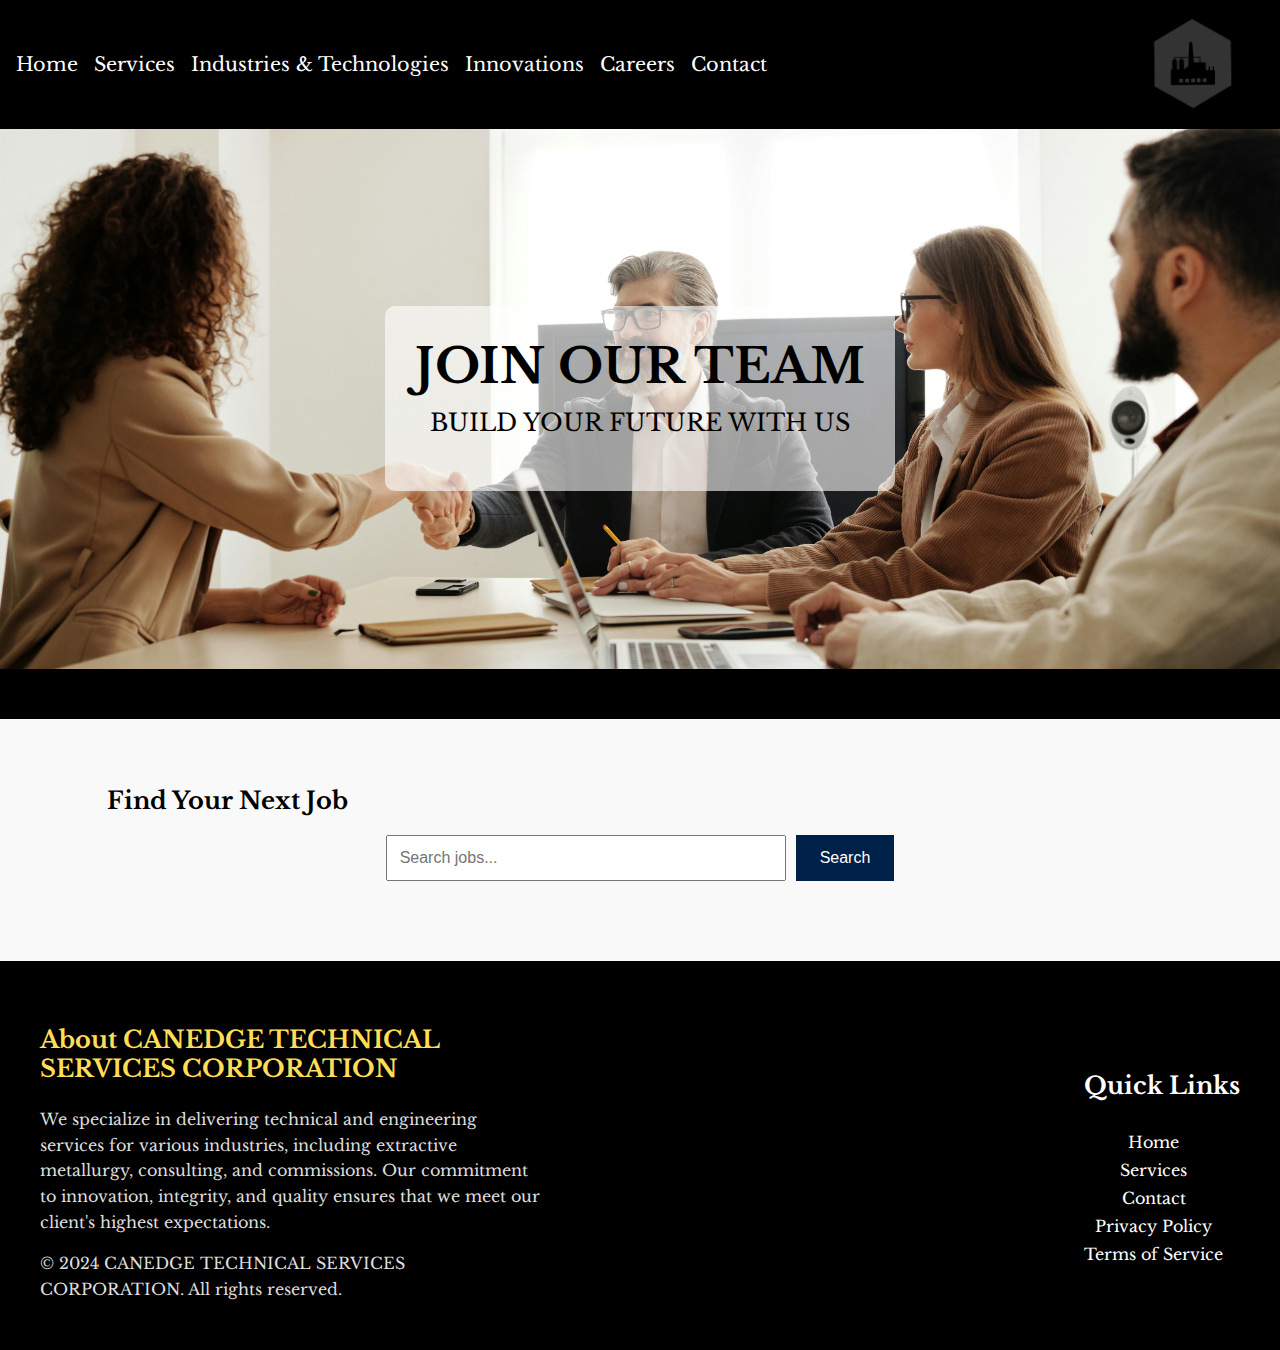
<file: careers.html>
<!DOCTYPE html>
<html lang="en">
<head>
    <meta charset="UTF-8">
    <meta name="viewport" content="width=device-width, initial-scale=1.0">
    <meta name="description" content="CANEDEGE CONSULTANT COMPANY specializes in high-quality engineering and consulting services across multiple industries.">
    <meta name="keywords" content="consulting, engineering, materials, industries, clean energy, metallurgy">
    <meta name="author" content="CANEDEGE CONSULTANT COMPANY">
    <title>Careers at CANEDEGE CONSULTANT COMPANY</title>

    <!-- Include Libre Baskerville Font -->
    <link href="https://fonts.googleapis.com/css2?family=Libre+Baskerville:wght@400;700&display=swap" rel="stylesheet">
    <link rel="stylesheet" href="css/styles.css">

    <style>
        /* General Styles */
        body, html {
            font-family: 'Libre Baskerville', serif;
            margin: 0;
            padding: 0;
            box-sizing: border-box;
            color: #000;
        }

        header {
            display: flex;
            justify-content: space-between;
            align-items: center;
            background-color: #000000;
            padding: 1em;
            position: sticky;
            top: 0;
            z-index: 1000;
        }

        .header-container {
            display: flex;
            justify-content: space-between;
            align-items: center;
            width: 100%;
        }

        .logo-menu {
            max-width: 150px;
        }

        /* Hamburger Menu */
        .hamburger-menu {
            display: none;
            font-size: 2em;
            cursor: pointer;
            color: #fff;
        }

        /* Navigation Menu */
        .nav-links {
            list-style: none;
            display: flex;
            margin: 0;
            padding: 0;
        }

        .nav-links a {
            color: #fff;
            text-decoration: none;
            font-size: 1.2em;
            transition: color 0.3s ease;
        }

        .nav-links a:hover {
            color: #ffdd57;
        }

        /* Dropdown Menu Styles */
        .dropdown {
            position: relative;
        }

        .dropdown-content {
            display: none;
            position: absolute;
            background-color: #000000;
            box-shadow: 0px 8px 16px rgba(0, 0, 0, 0.2);
            min-width: 160px;
            z-index: 1;
        }

        .dropdown-content a {
            color: white;
            padding: 12px 16px;
            text-decoration: none;
            display: block;
        }

        .dropdown-content a:hover {
            background-color: #575c60;
        }

        /* Show dropdown content on hover for desktop */
        .dropdown:hover .dropdown-content {
            display: block;
        }

        /* Mobile Styles */
        @media (max-width: 768px) {
            .nav-links {
                display: none;
                flex-direction: column;
                background-color: #000;
                position: absolute;
                top: 60px;
                left: 0;
                width: 100%;
                text-align: center;
                padding: 0;
                max-height: 0;
                overflow: hidden;
                opacity: 0;
                transition: max-height 0.5s ease, opacity 0.5s ease;
            }

            .nav-links.show {
                display: flex;
                max-height: 500px;
                opacity: 1;
            }

            .hamburger-menu {
                display: block;
            }

            .header-container {
                justify-content: space-between;
            }

            /* Collapsible submenus */
            .dropdown-content {
                position: relative;
                left: auto;
                top: auto;
                width: 100%;
                display: none;
            }

            .dropdown.active .dropdown-content {
                display: block;
            }
        }

        /* Ensure focus outline for accessibility */
        .hamburger-menu:focus, .nav-links a:focus, .dropdown a:focus {
            outline: 2px solid #fff;
            outline-offset: 4px;
        }

        /* Hero Section */
        .hero-careers {
            background-image: url('videos/getjob.jpg');
            background-size: cover;
            background-position: center;
            min-height: 60vh;
            display: flex;
            align-items: center;
            justify-content: center;
            color: white;
            text-align: center;
        }

        .hero-content {
            background: rgba(255, 255, 255, 0.6);
            padding: 30px;
            border-radius: 10px;
            color: black;
        }

        .hero-content h1 {
            font-size: 3em;
            font-weight: 700;
        }

        .hero-content p {
            font-size: 1.5em;
            font-weight: 400;
            text-transform: uppercase;
        }

        /* Job Search Section */
        .job-search-section {
            padding: 3em;
            background-color: #f9f9f9;
        }

        .job-search-container {
            display: flex;
            justify-content: center;
            margin-bottom: 2em;
        }

        .job-search-input {
            padding: 12px;
            width: 400px;
            margin-right: 10px;
            font-size: 1em;
        }

        .job-search-button {
            padding: 12px 24px;
            background-color: #002147;
            color: white;
            border: none;
            cursor: pointer;
            transition: background-color 0.3s ease;
            font-size: 1em;
        }

        .job-search-button:hover {
            background-color: #00122d;
        }

        /* Footer Styles */
        footer {
            background-color: #000000;
            color: #fff;
            padding: 2em 0;
            text-align: center;
        }

        footer .footer-container {
            display: flex;
            justify-content: space-between;
            align-items: center;
            flex-wrap: wrap;
            max-width: 1200px;
            margin: 0 auto;
        }

        footer .footer-container h4 {
            font-size: 1.5em;
        }

        footer .footer-container p {
            font-size: 1em;
        }

        footer .footer-container nav {
            display: flex;
            gap: 1.5em;
        }

        footer .footer-container ul {
            list-style: none;
            padding: 0;
        }

        footer .footer-container a {
            color: #ffdd57;
            text-decoration: none;
            transition: color 0.3s ease;
        }

        footer .footer-container a:hover {
            color: #e6c446;
        }

        /* Responsive Design */
        @media screen and (max-width: 768px) {
            footer .footer-container {
                flex-direction: column;
                text-align: center;
            }

            footer .footer-container nav {
                margin-top: 1em;
            }
        }
    </style>
</head>
<body>
    <header>
        <div class="header-container">
            <!-- Hamburger Menu Icon -->
            <div class="hamburger-menu" aria-label="Toggle navigation" aria-expanded="false" aria-controls="navigation" role="button" tabindex="0">
                &#9776;
            </div>

            <!-- Navigation Menu -->
            <nav id="navigation">
                <ul class="nav-links">
                    <li class="dropdown">
                        <a href="index.html" aria-label="Home">Home</a>
                        <div class="dropdown-content">
                            <a href="#about-us">About Us</a>
                        </div>
                    </li>
                    <li class="dropdown">
                        <a href="services.html" aria-label="Services">Services</a>
                        <div class="dropdown-content">
                            <a href="consult.html">Consulting</a>
                            <a href="ENG.html">Engineering</a>
                            <a href="cons.html">Commissioning</a>
                        </div>
                    </li>
                    <li class="dropdown">
                        <a href="industries.html" aria-label="Industries & Technologies">Industries & Technologies</a>
                        <div class="dropdown-content">
                            <a href="Medical.html">Medical and Pharmaceuticals</a>
                            <a href="Metal.html">Metallurgy and Mining</a>
                        </div>
                    </li>
                    <li><a href="startup.html">Innovations</a></li>
                    <li><a href="careers.html">Careers</a></li>
                    <li><a href="contact.html" aria-label="Contact">Contact</a></li>
                </ul>
            </nav>

            <!-- Logo in the Center -->
            <div class="logo-menu">
                <img src="videos/Transparent.JPEG" alt="Company Logo" class="menu-logo">
            </div>
        </div>
    </header>

    <main>
        <!-- Hero Section with Background Image -->
        <section class="hero-careers">
            <div class="hero-content">
                <h1>JOIN OUR TEAM</h1>
                <p>Build Your Future With Us</p>
            </div>
        </section>

        <!-- Add space between the hero section and the job search section -->
        <div style="height: 50px;"></div>

        <!-- Job Search Section -->
        <section class="job-search-section">
            <div class="container">
                <h2>Find Your Next Job</h2>
                <div class="job-search-container">
                    <input type="text" placeholder="Search jobs..." class="job-search-input">
                    <button class="job-search-button">Search</button>
                </div>
            </div>
        </section>
    </main>

    <footer>
        <div class="footer-container">
            <!-- Company Information -->
            <div class="footer-company-info">
                <h4>About CANEDGE TECHNICAL SERVICES CORPORATION</h4>
                <p>We specialize in delivering technical and engineering services for various industries, including extractive metallurgy, consulting, and commissions. Our commitment to innovation, integrity, and quality ensures that we meet our client's highest expectations.</p>
                <p>&copy; 2024 CANEDGE TECHNICAL SERVICES CORPORATION. All rights reserved.</p>
            </div>

<!-- Navigation Links -->
<div class="footer-links">
    <h4 style="color: #fff;">Quick Links</h4>
    <nav>
        <ul>
            <li><a href="index.html" style="color: #fff; text-decoration: none;">Home</a></li>
            <li><a href="services.html" style="color: #fff; text-decoration: none;">Services</a></li>
            <li><a href="contact.html" style="color: #fff; text-decoration: none;">Contact</a></li>
            <li><a href="policy.html" style="color: #fff; text-decoration: none;">Privacy Policy</a></li>
            <li><a href="terms.html" style="color: #fff; text-decoration: none;">Terms of Service</a></li>
        </ul>
    </nav>
</div>

    </footer>

    <script>
    document.addEventListener("DOMContentLoaded", function() {
        const hamburgerMenu = document.querySelector('.hamburger-menu');
        const navLinks = document.querySelector('.nav-links');
        const dropdowns = document.querySelectorAll('.dropdown');

        // Toggle the hamburger menu
        function toggleMenu() {
            const isOpen = navLinks.classList.contains('show');
            if (isOpen) {
                navLinks.classList.remove('show');
                hamburgerMenu.setAttribute('aria-expanded', 'false');
            } else {
                navLinks.classList.add('show');
                hamburgerMenu.setAttribute('aria-expanded', 'true');
            }
        }

        // Toggle menu with click and keyboard (Enter/Space)
        hamburgerMenu.addEventListener('click', toggleMenu);
        hamburgerMenu.addEventListener('keydown', function(e) {
            if (e.key === 'Enter' || e.key === ' ') {
                e.preventDefault();
                toggleMenu();
            }
        });

        // Close menu when clicking outside
        document.addEventListener('click', function(event) {
            if (!event.target.closest('.hamburger-menu') && !event.target.closest('.nav-links')) {
                navLinks.classList.remove('show');
                hamburgerMenu.setAttribute('aria-expanded', 'false');
            }
        });

        // Close menu with 'Esc' key
        document.addEventListener('keydown', function(e) {
            if (e.key === 'Escape' && navLinks.classList.contains('show')) {
                navLinks.classList.remove('show');
                hamburgerMenu.setAttribute('aria-expanded', 'false');
            }
        });

        // Dropdowns: only one open at a time, clicking links should work
        dropdowns.forEach(dropdown => {
            const trigger = dropdown.querySelector('a');
            const dropdownContent = dropdown.querySelector('.dropdown-content');

            // Toggle submenu on click (only on mobile)
            trigger.addEventListener('click', function(event) {
                const isMobile = window.innerWidth <= 768;

                if (isMobile) {
                    event.preventDefault(); // Prevent navigation on mobile when expanding submenus

                    dropdowns.forEach(otherDropdown => {
                        const otherContent = otherDropdown.querySelector('.dropdown-content');
                        if (otherContent !== dropdownContent) {
                            otherContent.classList.remove('show');
                            otherDropdown.classList.remove('active');
                        }
                    });

                    // Toggle the clicked dropdown's content
                    dropdownContent.classList.toggle('show');
                    dropdown.classList.toggle('active');
                }
            });
        })
    });
    </script>

</body>
</html>
</file>
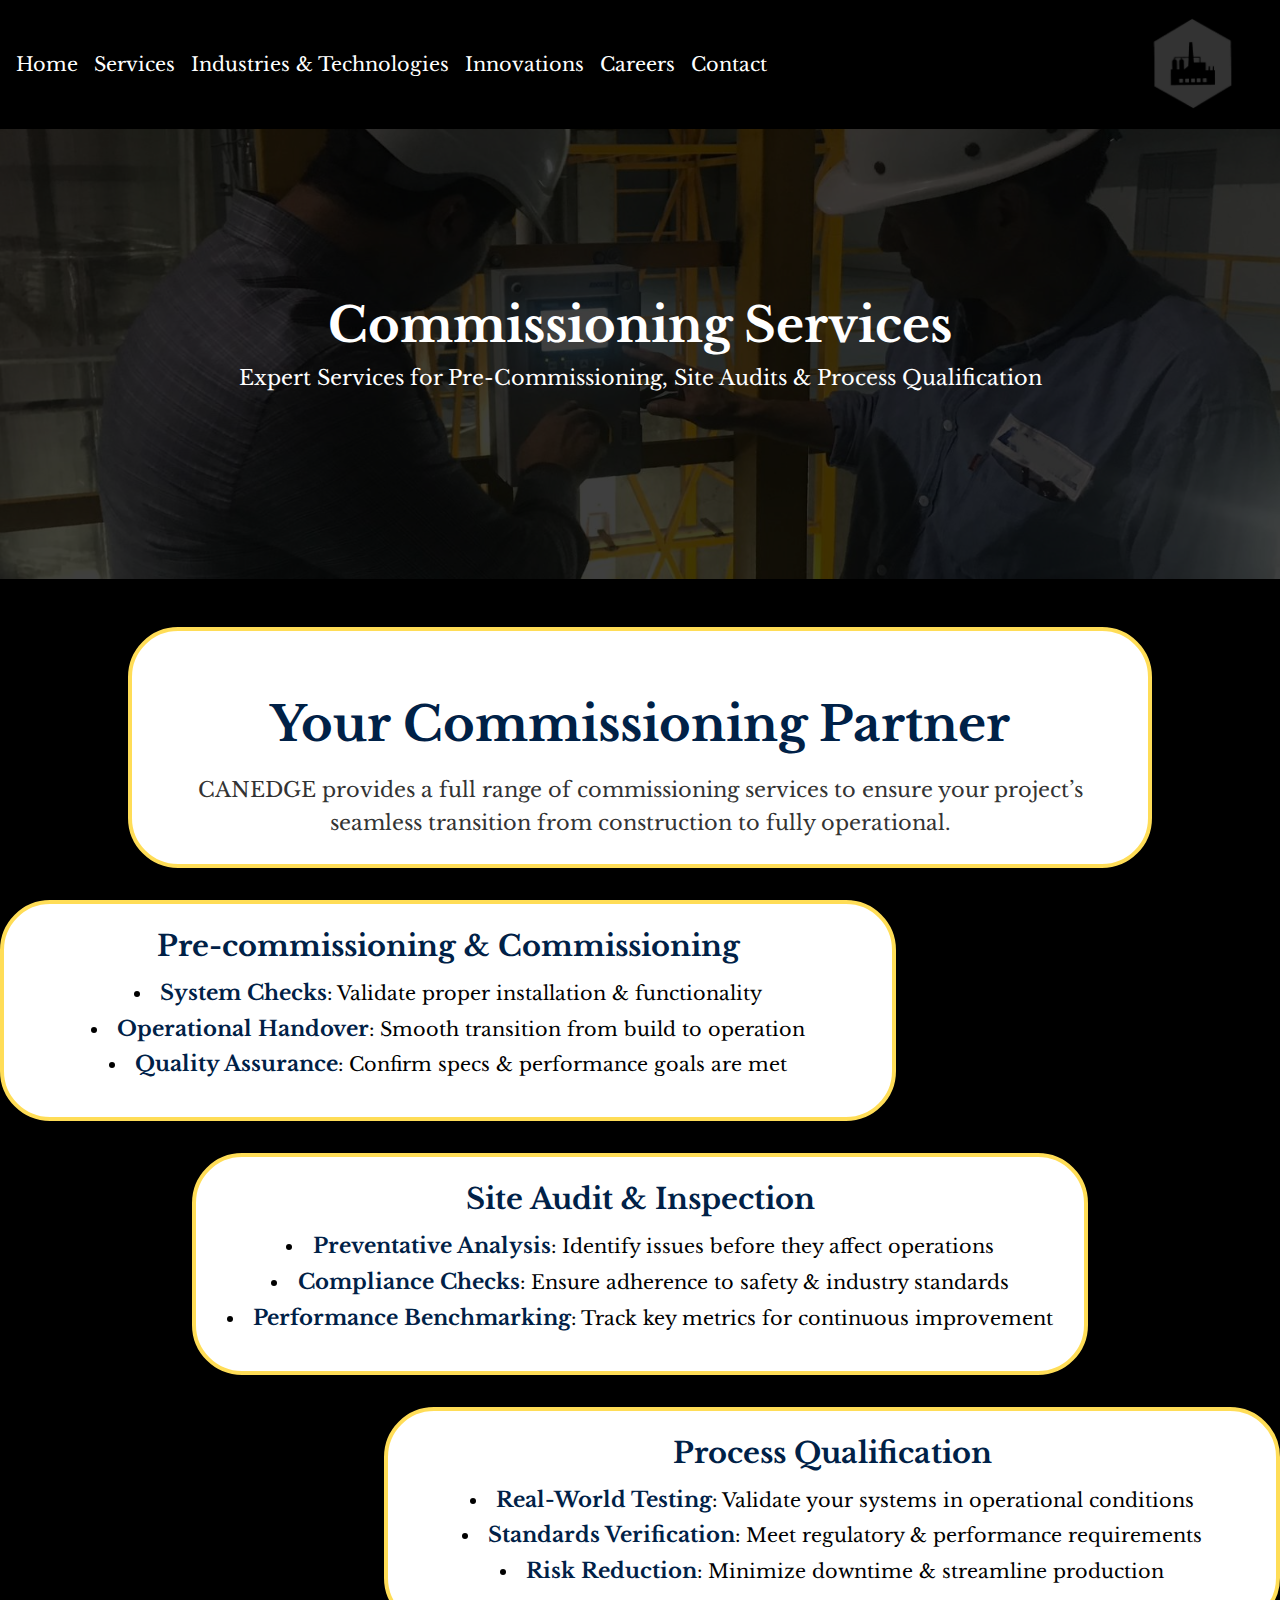
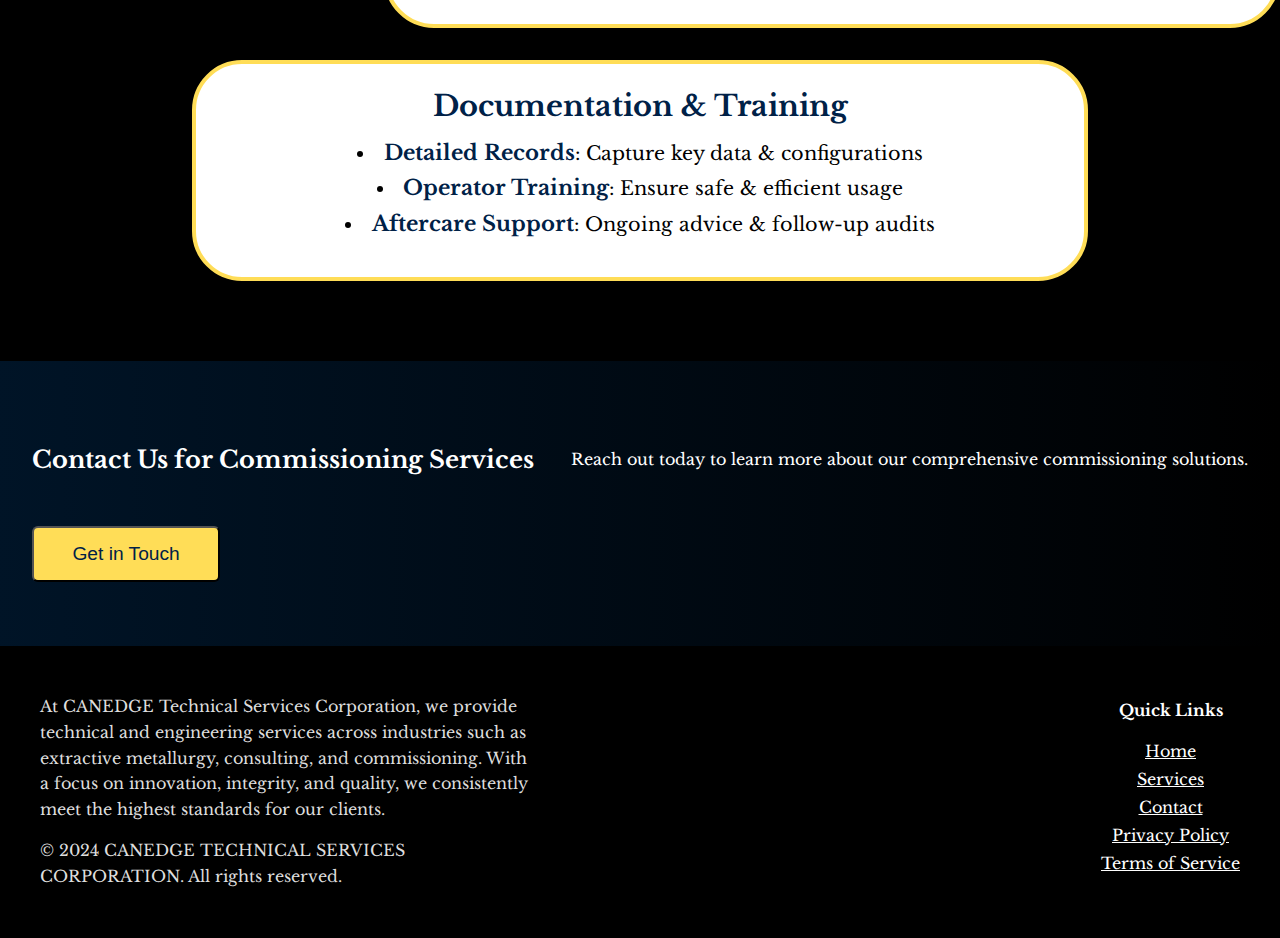
<file: commision.html>
<!DOCTYPE html>
<html lang="en">
<head>
  <meta charset="UTF-8" />
  <meta name="viewport" content="width=device-width, initial-scale=1.0" />
  <title>Commissioning Services | CANEDGE TECHNICAL SERVICES CORPORATION</title>

  <!-- Basic Meta -->
  <meta
    name="description"
    content="CANEDGE TECHNICAL SERVICES CORPORATION offers expert commissioning services, including pre-commissioning, site audit, and process qualification."
  />
  <meta
    name="keywords"
    content="commissioning, pre-commissioning, site audit, inspection, process qualification"
  />
  <meta name="author" content="CANEDGE TECHNICAL SERVICES CORPORATION" />

  <!-- Open Graph (Social Sharing) -->
  <meta property="og:title" content="Commissioning Services | CANEDGE TECHNICAL SERVICES CORPORATION" />
  <meta
    property="og:description"
    content="Partner with CANEDGE for pre-commissioning, site audits, and process qualification services ensuring smooth project handover."
  />
  <!-- Optional OG image -->
  <meta property="og:image" content="https://www.yoursite.com/images/commission-opengraph.jpg" />
  <meta property="og:url" content="https://www.yoursite.com/commission.html" />
  <meta property="og:type" content="website" />

  <!-- Canonical -->
  <link rel="canonical" href="https://www.yoursite.com/commission.html" />

  <!-- Google Fonts (Libre Baskerville) -->
  <link
    href="https://fonts.googleapis.com/css2?family=Libre+Baskerville:wght@400;700&display=swap"
    rel="stylesheet"
  />

  <!-- External CSS (Your updated styles.css) -->
  <link rel="stylesheet" href="css/styles.css" />
</head>
<body>
  <!-- Skip to Content Link -->
  <a href="#main-content" class="skip-to-content">Skip to main content</a>

  <!-- HEADER -->
  <header>
    <div class="header-container">
      <!-- Hamburger Menu -->
      <div
        class="hamburger-menu"
        aria-label="Toggle navigation"
        aria-expanded="false"
        aria-controls="navigation"
        role="button"
        tabindex="0"
      >
        &#9776;
      </div>

      <!-- Navigation -->
      <nav id="navigation">
        <ul class="nav-links">
          <li class="dropdown">
            <a href="index.html" aria-label="Home">Home</a>
            <div class="dropdown-content">
              <a href="index.html#about-us">About Us</a>
            </div>
          </li>
          <li class="dropdown">
            <a href="services.html" aria-label="Services">Services</a>
            <div class="dropdown-content">
              <a href="consult.html">Consulting</a>
              <a href="ENG.html">Engineering</a>
              <a href="commission.html">Commissioning</a>
            </div>
          </li>
          <li class="dropdown">
            <a href="industries.html" aria-label="Industries &amp; Technologies">
              Industries &amp; Technologies
            </a>
            <div class="dropdown-content">
              <a href="Medical.html">Medical &amp; Pharmaceuticals</a>
              <a href="Metal.html">Metallurgy &amp; Mining</a>
            </div>
          </li>
          <li><a href="startup.html">Innovations</a></li>
          <li><a href="careers.html">Careers</a></li>
          <li><a href="contact.html" aria-label="Contact">Contact</a></li>
        </ul>
      </nav>

      <!-- Logo -->
      <div class="logo-menu">
        <img
          src="videos/Transparent.JPEG"
          alt="CANEDGE TECHNICAL SERVICES CORPORATION Logo"
          class="menu-logo"
        />
      </div>
    </div>
  </header>

  <!-- HERO SECTION (Commissioning) -->
  <section class="hero-section" style="background-image: url('videos/COM2.jpg');">
    <div class="hero-overlay"></div>
    <div class="hero-content">
      <h1>Commissioning Services</h1>
      <p>Expert Services for Pre-Commissioning, Site Audits &amp; Process Qualification</p>
    </div>
  </section>

  <!-- (Optional) Divider -->
  <div class="divider"></div>

  <!-- MAIN CONTENT with bubble layout -->
  <main id="main-content" class="consult-bubbles-container" style="background-color: #000;">
    <!-- Optional Intro Bubble (similar to ENG or Consult) -->
    <div class="intro-bubble">
      <h2>Your Commissioning Partner</h2>
      <p class="intro-text">
        CANEDGE provides a full range of commissioning services to ensure your 
        project’s seamless transition from construction to fully operational.
      </p>
    </div>

    <!-- STEPPED BUBBLES (like ENG, consult) -->
    <div class="consult-grid stepped-layout">
      <!-- Pre-commissioning & Commissioning -->
      <div class="consult-box">
        <h3>Pre-commissioning &amp; Commissioning</h3>
        <ul>
          <li><strong>System Checks</strong>: Validate proper installation &amp; functionality</li>
          <li><strong>Operational Handover</strong>: Smooth transition from build to operation</li>
          <li><strong>Quality Assurance</strong>: Confirm specs &amp; performance goals are met</li>
        </ul>
      </div>

      <!-- Site Audit & Inspection -->
      <div class="consult-box">
        <h3>Site Audit &amp; Inspection</h3>
        <ul>
          <li><strong>Preventative Analysis</strong>: Identify issues before they affect operations</li>
          <li><strong>Compliance Checks</strong>: Ensure adherence to safety &amp; industry standards</li>
          <li><strong>Performance Benchmarking</strong>: Track key metrics for continuous improvement</li>
        </ul>
      </div>

      <!-- Process Qualification -->
      <div class="consult-box">
        <h3>Process Qualification</h3>
        <ul>
          <li><strong>Real-World Testing</strong>: Validate your systems in operational conditions</li>
          <li><strong>Standards Verification</strong>: Meet regulatory &amp; performance requirements</li>
          <li><strong>Risk Reduction</strong>: Minimize downtime &amp; streamline production</li>
        </ul>
      </div>

      <!-- Additional Commissioning Bubble -->
      <div class="consult-box">
        <h3>Documentation &amp; Training</h3>
        <ul>
          <li><strong>Detailed Records</strong>: Capture key data &amp; configurations</li>
          <li><strong>Operator Training</strong>: Ensure safe &amp; efficient usage</li>
          <li><strong>Aftercare Support</strong>: Ongoing advice &amp; follow-up audits</li>
        </ul>
      </div>
    </div>
  </main>

  <!-- CTA Section (Partner With Us) -->
  <section class="cta-section">
    <h2>Contact Us for Commissioning Services</h2>
    <p>Reach out today to learn more about our comprehensive commissioning solutions.</p>
    <!-- Button for CTA -->
    <button
      class="cta-button-primary"
      onclick="window.location.href='contact.html';"
    >
      Get in Touch
    </button>
  </section>

  <!-- FOOTER -->
  <footer>
    <div class="footer-container">
      <div class="footer-company-info">
        <p>
          At CANEDGE Technical Services Corporation, we provide technical and 
          engineering services across industries such as extractive metallurgy, 
          consulting, and commissioning. With a focus on innovation, integrity, 
          and quality, we consistently meet the highest standards for our clients.
        </p>
        <p>&copy; 2024 CANEDGE TECHNICAL SERVICES CORPORATION. All rights reserved.</p>
      </div>

      <div class="footer-links">
        <h4 style="color: #fff;">Quick Links</h4>
        <nav>
          <ul>
            <li><a href="index.html" style="color: #fff;">Home</a></li>
            <li><a href="services.html" style="color: #fff;">Services</a></li>
            <li><a href="contact.html" style="color: #fff;">Contact</a></li>
            <li><a href="policy.html" style="color: #fff;">Privacy Policy</a></li>
            <li><a href="terms.html" style="color: #fff;">Terms of Service</a></li>
          </ul>
        </nav>
      </div>
    </div>
  </footer>

  <!-- SCRIPTS -->
  <script src="js/scripts.js"></script>
</body>
</html>
</file>
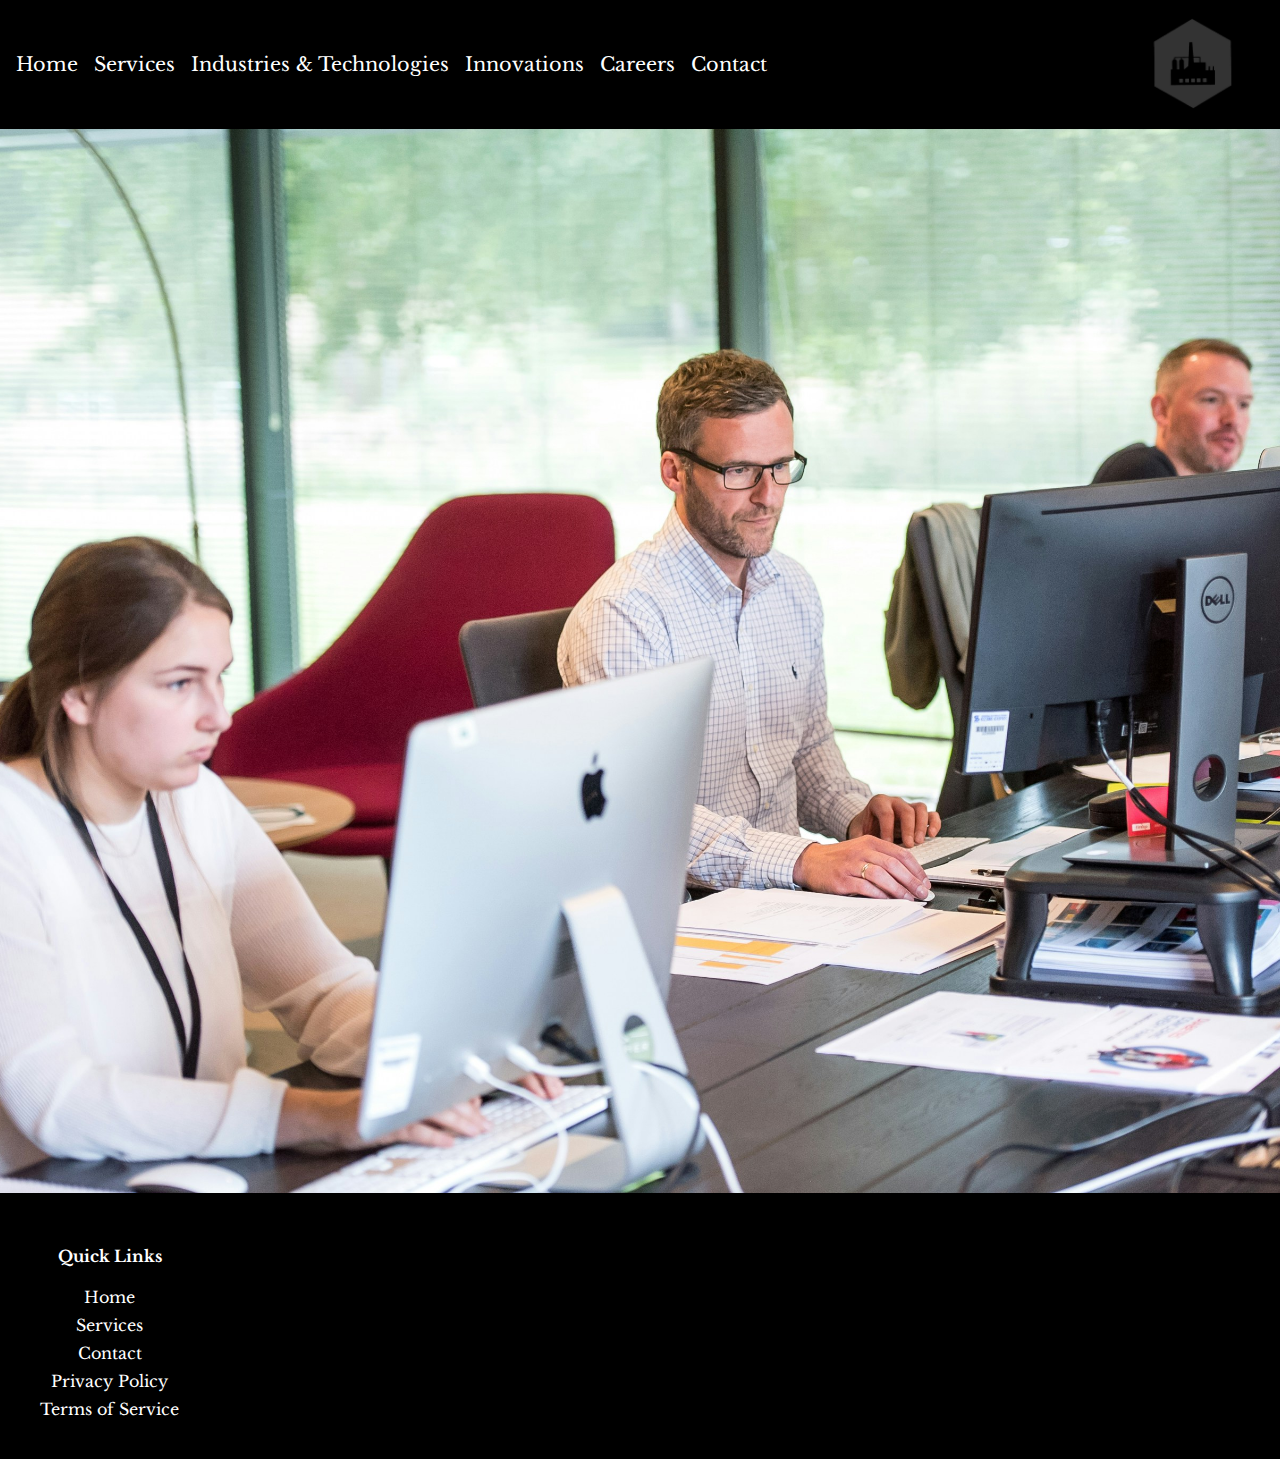
<file: contact.html>
<!DOCTYPE html>
<html lang="en">
<head>
    <meta charset="UTF-8">
    <meta name="viewport" content="width=device-width, initial-scale=1.0">
    <meta name="description" content="Contact Innovations for high-quality engineering and consulting services.">
    <meta name="keywords" content="contact, consulting, engineering, services">
    <meta name="author" content="Innovations">
    <title>Contact Us</title>

    <!-- Include Libre Baskerville Font -->
    <link href="https://fonts.googleapis.com/css2?family=Libre+Baskerville:wght@400;700&display=swap" rel="stylesheet">
    <link rel="stylesheet" href="css/styles.css">

  
    <style>
        /* General Styles */
        body, html {
            font-family: 'Libre Baskerville', serif;
            margin: 0;
            padding: 0;
            box-sizing: border-box;
            color: #000;
            background-color: #f0f0f0;
        }

        header {
            display: flex;
            justify-content: space-between;
            align-items: center;
            background-color: #000;
            padding: 1em;
            position: sticky;
            top: 0;
            z-index: 1000;
        }

        .header-container {
            display: flex;
            justify-content: space-between;
            align-items: center;
            width: 100%;
        }

        .logo-menu {
            max-width: 150px;
        }

        /* Hamburger Menu */
        .hamburger-menu {
            display: none;
            font-size: 2em;
            cursor: pointer;
            color: #fff;
        }

        /* Navigation Menu */
        .nav-links {
            list-style: none;
            display: flex;
            margin: 0;
            padding: 0;
        }

        .nav-links a {
            color: #fff;
            text-decoration: none;
            font-size: 1.2em;
            transition: color 0.3s ease;
        }

        .nav-links a:hover {
            color: #ffdd57;
        }

        /* Dropdown Menu */
        .dropdown {
            position: relative;
        }

        .dropdown-content {
            display: none;
            position: absolute;
            background-color: #000;
            padding: 0.5em 0;
            min-width: 160px;
            z-index: 1000;
            flex-direction: column;
        }

        /* Show dropdown on hover for desktop */
        .dropdown:hover .dropdown-content {
            display: block;
        }

        .dropdown-content a {
            display: block;
            color: #fff;
            padding: 10px;
            text-align: left;
            text-decoration: none;
        }

        .dropdown-content a:hover {
            background-color: #444;
        }

        /* Mobile Styles */
        @media (max-width: 768px) {
            .nav-links {
                display: none;
                flex-direction: column;
                background-color: #000;
                position: absolute;
                top: 60px;
                left: 0;
                width: 100%;
                text-align: center;
                padding: 0;
                max-height: 0;
                overflow: hidden;
                opacity: 0;
                transition: max-height 0.5s ease, opacity 0.5s ease;
            }

            .nav-links.show {
                display: flex;
                max-height: 500px;
                opacity: 1;
            }

            .hamburger-menu {
                display: block;
            }
        }

        /* Contact Section */
        .contact-section {
            display: flex;
            justify-content: center;
            align-items: center;
            padding: 2em 0;
            text-align: center;
            position: relative;
            background-image: url('videos/Contact.jpg');
            background-size: cover;
            background-position: center;
            min-height: 100vh;
        }

        .contact-content {
            display: flex;
            justify-content: center;
            width: 100%;
            max-width: 800px;
        }

        iframe {
            width: 100%;
            height: 1000px;
            border: none;
        }

        /* Footer Styles */
        footer {
            background-color: #000;
            color: #fff;
            padding: 2em 0;
            text-align: center;
        }

        footer .footer-container {
            display: flex;
            justify-content: space-between;
            align-items: center;
            flex-wrap: wrap;
            max-width: 1200px;
            margin: 0 auto;
        }

        footer .footer-container nav {
            display: flex;
            gap: 1.5em;
        }

        footer .footer-container p {
            margin: 0;
        }

        /* Responsive Design for Footer */
        @media screen and (max-width: 768px) {
            footer .footer-container {
                flex-direction: column;
                text-align: center;
            }

            footer .footer-container nav {
                margin-top: 1em;
            }

            .contact-section {
                padding: 2em;
            }

            iframe {
                height: 1200px;
            }
        }
    </style>
</head>
<body>
    <header>
        <div class="header-container">
            <div class="hamburger-menu" aria-label="Toggle navigation" aria-expanded="false" aria-controls="navigation" role="button" tabindex="0">
                &#9776;
            </div>
    
            <nav id="navigation">
                <ul class="nav-links">
                    <li class="dropdown">
                        <a href="index.html" aria-label="Home">Home</a>
                        <div class="dropdown-content">
                            <a href="#about-us">About Us</a>
                        </div>
                    </li>
                    <li class="dropdown">
                        <a href="services.html" aria-label="Services">Services</a>
                        <div class="dropdown-content">
                            <a href="consult.html">Consulting</a>
                            <a href="ENG.html">Engineering</a>
                            <a href="commision.html">Commissioning</a>
                        </div>
                    </li>
                    <li class="dropdown">
                        <a href="industries.html" aria-label="Industries & Technologies">Industries & Technologies</a>
                        <div class="dropdown-content">
                            <a href="Medical.html">Medical and Pharmaceuticals</a>
                            <a href="Metal.html">Metallurgy and Mining</a>
                        </div>
                    </li>
                    <li><a href="startup.html">Innovations</a></li>
                    <li><a href="careers.html">Careers</a></li>
                    <li><a href="contact.html" aria-label="Contact">Contact</a></li>
                </ul>
            </nav>
    
            <div class="logo-menu">
                <img src="videos/Transparent.JPEG" alt="Company Logo" class="menu-logo">
            </div>
        </div>
      </header>

    <main>
        <section class="contact-section">
            <div class="contact-content">
                <!-- Embedded Google Form -->
                <iframe src="https://docs.google.com/forms/d/e/1FAIpQLSctef6nvjnMfftCXGhXjV4_JB8erq1zVG5TsF8wC9-cWeQyzA/viewform?embedded=true">Loading…</iframe>
            </div>
        </section>
    </main>

    <footer>
        <div class="footer-container">
            <!-- Navigation Links -->
<!-- Navigation Links -->
<div class="footer-links">
    <h4 style="color: #fff;">Quick Links</h4>
    <nav>
        <ul>
            <li><a href="index.html" style="color: #fff; text-decoration: none;">Home</a></li>
            <li><a href="services.html" style="color: #fff; text-decoration: none;">Services</a></li>
            <li><a href="contact.html" style="color: #fff; text-decoration: none;">Contact</a></li>
            <li><a href="policy.html" style="color: #fff; text-decoration: none;">Privacy Policy</a></li>
            <li><a href="terms.html" style="color: #fff; text-decoration: none;">Terms of Service</a></li>
        </ul>
    </nav>
</div>

    </footer>

    <script>
document.addEventListener("DOMContentLoaded", function() {
    const hamburgerMenu = document.querySelector('.hamburger-menu');
    const navLinks = document.querySelector('.nav-links');
    const dropdowns = document.querySelectorAll('.dropdown');

    // Toggle the mobile menu
    function toggleMenu() {
        navLinks.classList.toggle('show');
        hamburgerMenu.setAttribute('aria-expanded', navLinks.classList.contains('show'));
    }

    hamburgerMenu.addEventListener('click', toggleMenu);

    // Toggle dropdown content on mobile
    dropdowns.forEach(dropdown => {
        const trigger = dropdown.querySelector('a');
        const dropdownContent = dropdown.querySelector('.dropdown-content');

        trigger.addEventListener('click', function(event) {
            if (window.innerWidth <= 768) {
                event.preventDefault(); // Prevent link navigation on mobile
                dropdownContent.classList.toggle('show');
                dropdown.classList.toggle('active');

                // Close other dropdowns
                dropdowns.forEach(otherDropdown => {
                    if (otherDropdown !== dropdown) {
                        otherDropdown.querySelector('.dropdown-content').classList.remove('show');
                        otherDropdown.classList.remove('active');
                    }
                });
            }
        });
    });
});

      </script>

</body>
</html>
</file>
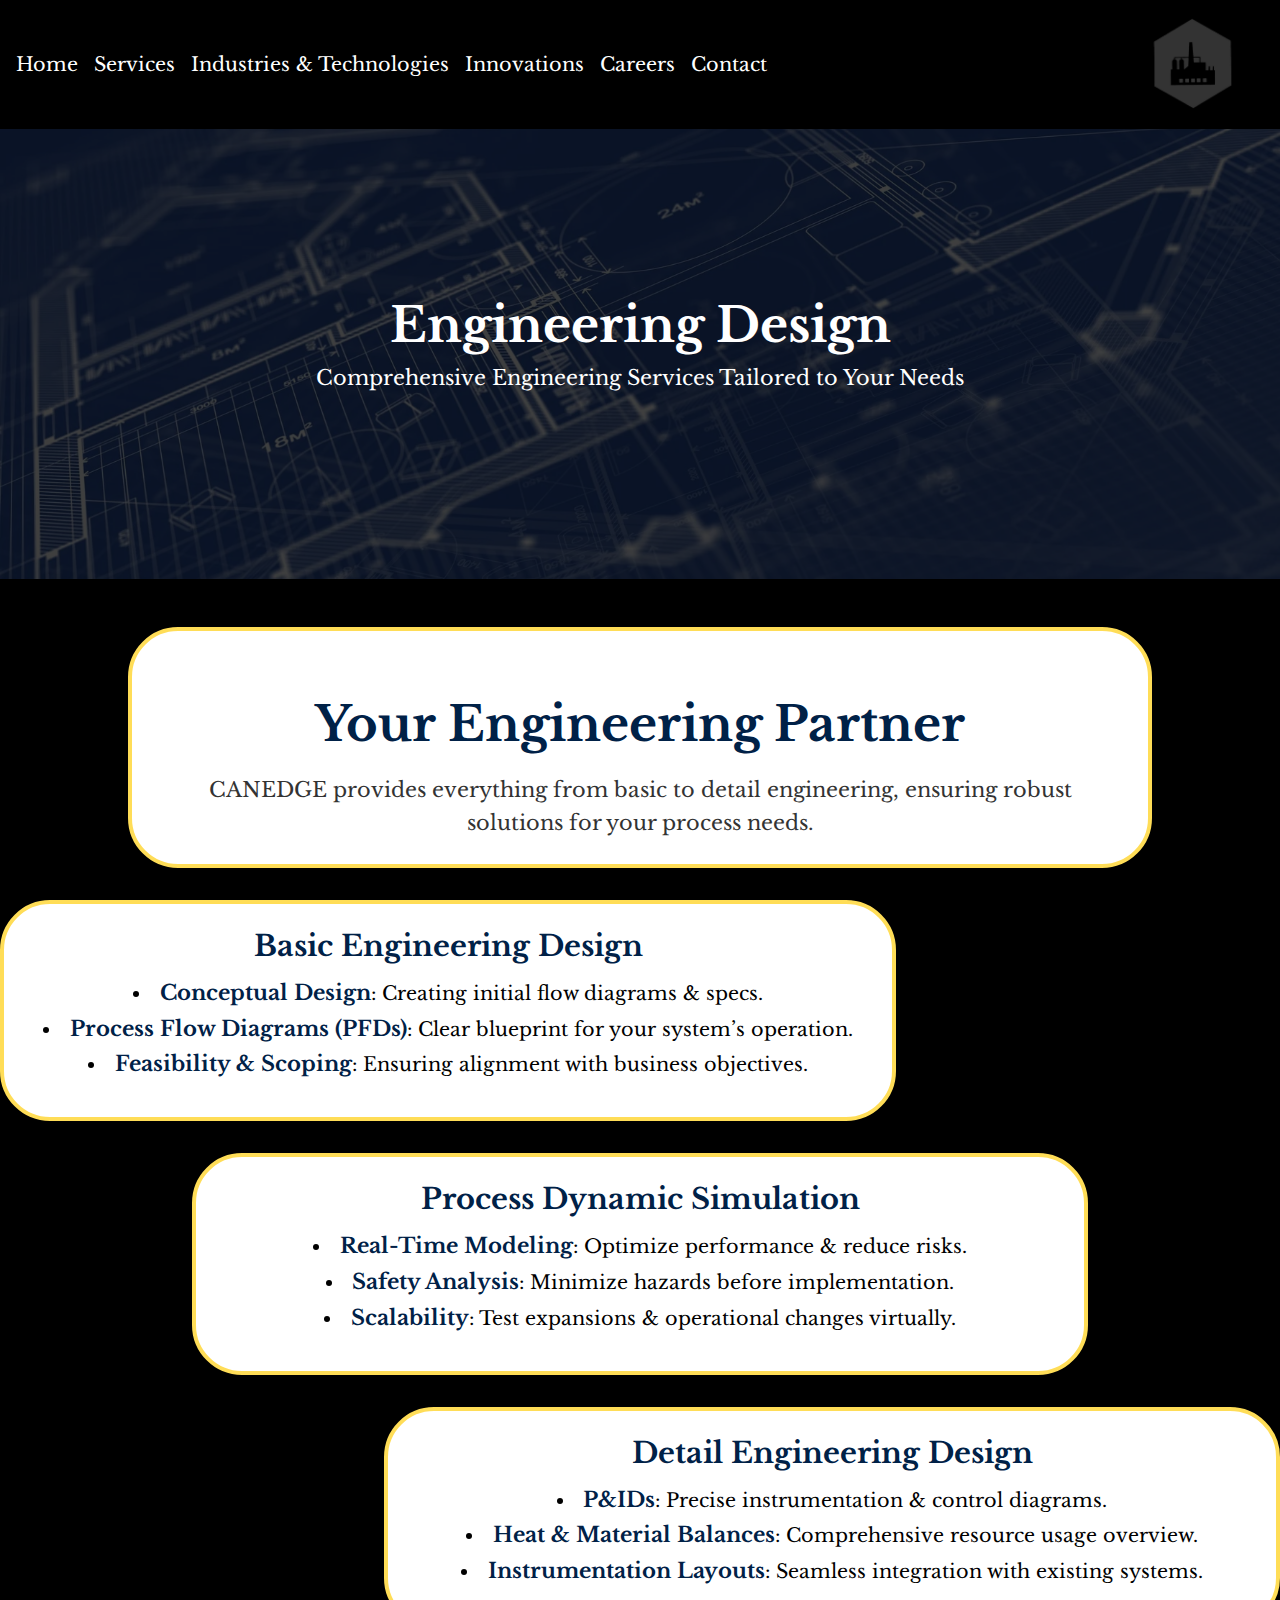
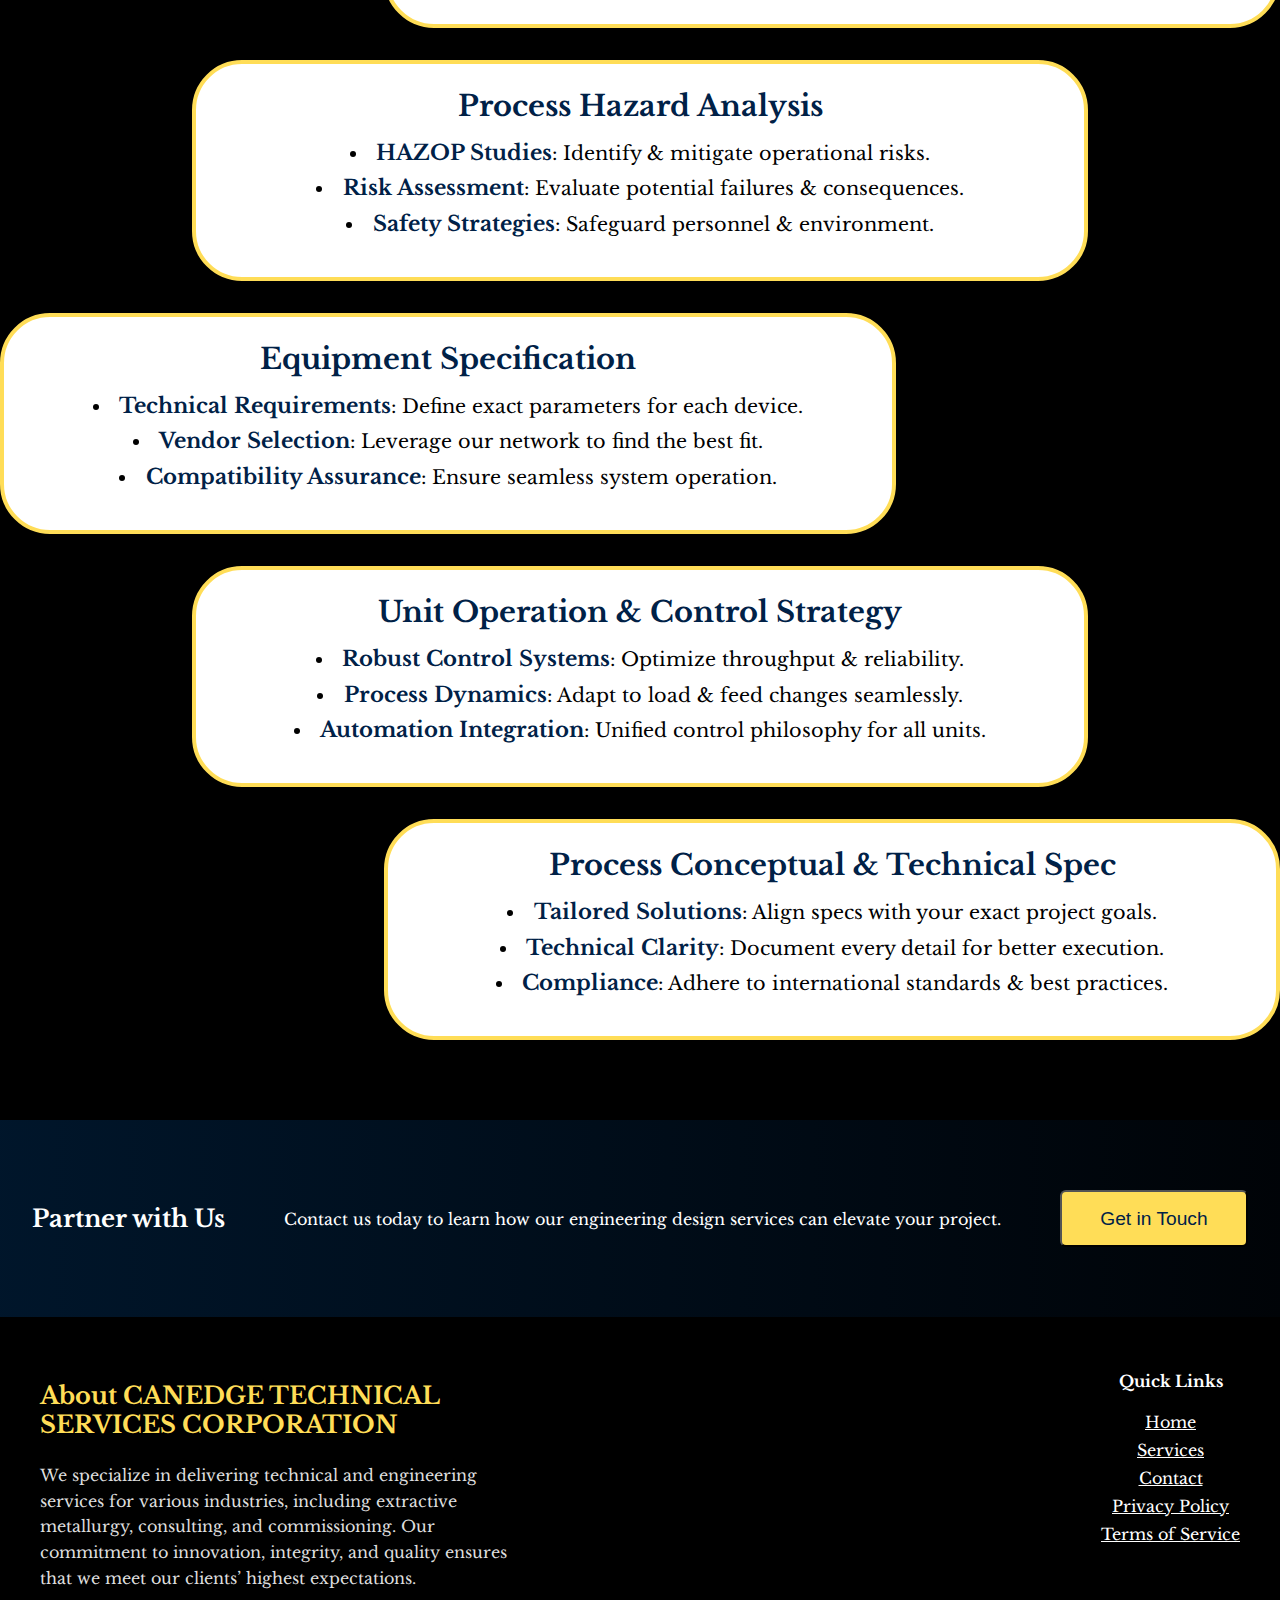
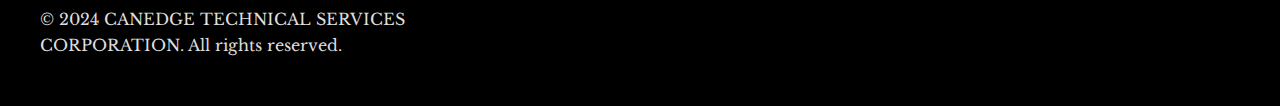
<file: ENG.html>
<!DOCTYPE html>
<html lang="en">
<head>
  <meta charset="UTF-8" />
  <meta name="viewport" content="width=device-width, initial-scale=1.0" />
  <title>Engineering Design | CANEDGE TECHNICAL SERVICES CORPORATION</title>

  <!-- Basic Meta -->
  <meta
    name="description"
    content="CANEDEGE CONSULTANT COMPANY specializes in engineering design services including process simulation, hazard analysis, and detailed engineering."
  />
  <meta
    name="keywords"
    content="engineering design, process simulation, hazard analysis, detailed engineering, technical services"
  />
  <meta name="author" content="CANEDEGE CONSULTANT COMPANY" />

  <!-- Open Graph (Social Sharing) -->
  <meta property="og:title" content="Engineering Design | CANEDGE TECHNICAL SERVICES CORPORATION" />
  <meta
    property="og:description"
    content="Partner with CANEDGE for comprehensive engineering services including basic and detail design, process simulation, and hazard analysis."
  />
  <!-- Optional OG image -->
  <meta property="og:image" content="https://www.yoursite.com/images/ENG-opengraph.jpg" />
  <meta property="og:url" content="https://www.yoursite.com/ENG.html" />
  <meta property="og:type" content="website" />

  <!-- Canonical -->
  <link rel="canonical" href="https://www.yoursite.com/ENG.html" />

  <!-- Google Fonts (Libre Baskerville) -->
  <link
    href="https://fonts.googleapis.com/css2?family=Libre+Baskerville:wght@400;700&display=swap"
    rel="stylesheet"
  />

  <!-- External CSS (Identical to consult page's styles.css) -->
  <link rel="stylesheet" href="css/styles.css" />
</head>
<body>
  <!-- Skip to Content (Accessibility) -->
  <a href="#main-content" class="skip-to-content">Skip to main content</a>

  <!-- HEADER -->
  <header>
    <div class="header-container">
      <!-- Hamburger Menu -->
      <div
        class="hamburger-menu"
        aria-label="Toggle navigation"
        aria-expanded="false"
        aria-controls="navigation"
        role="button"
        tabindex="0"
      >
        &#9776;
      </div>

      <!-- Navigation -->
      <nav id="navigation">
        <ul class="nav-links">
          <li class="dropdown">
            <a href="index.html">Home</a>
            <div class="dropdown-content">
              <a href="index.html#about-us">About Us</a>
            </div>
          </li>
          <li class="dropdown">
            <a href="services.html">Services</a>
            <div class="dropdown-content">
              <a href="consult.html">Consulting</a>
              <a href="ENG.html">Engineering</a>
              <a href="commision.html">Commissioning</a>
            </div>
          </li>
          <li class="dropdown">
            <a href="industries.html">Industries &amp; Technologies</a>
            <div class="dropdown-content">
              <a href="Medical.html">Medical &amp; Pharmaceuticals</a>
              <a href="Metal.html">Metallurgy &amp; Mining</a>
            </div>
          </li>
          <li><a href="startup.html">Innovations</a></li>
          <li><a href="careers.html">Careers</a></li>
          <li><a href="contact.html">Contact</a></li>
        </ul>
      </nav>

      <!-- Logo -->
      <div class="logo-menu">
        <img
          src="videos/Transparent.JPEG"
          alt="CANEDGE TECHNICAL SERVICES CORPORATION Logo"
          class="menu-logo"
        />
      </div>
    </div>
  </header>

  <!-- HERO SECTION -->
  <section
    class="hero-section"
    style="background-image: url('videos/BP.jpg'); /* Same approach as consult hero but with an image */"
  >
    <div class="hero-overlay"></div>
    <div class="hero-content">
      <h1>Engineering Design</h1>
      <p>Comprehensive Engineering Services Tailored to Your Needs</p>
    </div>
  </section>

  <!-- MAIN CONTENT: Bubbles with identical structure -->
  <main id="main-content" class="consult-bubbles-container" style="background-color: #000;">
    <!-- Optional Intro Bubble for a tagline or summary -->
    <div class="intro-bubble">
      <h2>Your Engineering Partner</h2>
      <p class="intro-text">
        CANEDGE provides everything from basic to detail engineering, 
        ensuring robust solutions for your process needs.
      </p>
    </div>

    <!-- STEPPED BUBBLES layout (like consult) -->
    <div class="consult-grid stepped-layout">
      <!-- Basic Engineering Design -->
      <div class="consult-box">
        <h3>Basic Engineering Design</h3>
        <ul>
          <li><strong>Conceptual Design</strong>: Creating initial flow diagrams & specs.</li>
          <li><strong>Process Flow Diagrams (PFDs)</strong>: Clear blueprint for your system’s operation.</li>
          <li><strong>Feasibility &amp; Scoping</strong>: Ensuring alignment with business objectives.</li>
        </ul>
      </div>

      <!-- Process Dynamic Simulation -->
      <div class="consult-box">
        <h3>Process Dynamic Simulation</h3>
        <ul>
          <li><strong>Real-Time Modeling</strong>: Optimize performance &amp; reduce risks.</li>
          <li><strong>Safety Analysis</strong>: Minimize hazards before implementation.</li>
          <li><strong>Scalability</strong>: Test expansions &amp; operational changes virtually.</li>
        </ul>
      </div>

      <!-- Detail Engineering Design -->
      <div class="consult-box">
        <h3>Detail Engineering Design</h3>
        <ul>
          <li><strong>P&amp;IDs</strong>: Precise instrumentation &amp; control diagrams.</li>
          <li><strong>Heat &amp; Material Balances</strong>: Comprehensive resource usage overview.</li>
          <li><strong>Instrumentation Layouts</strong>: Seamless integration with existing systems.</li>
        </ul>
      </div>

      <!-- Process Hazard Analysis -->
      <div class="consult-box">
        <h3>Process Hazard Analysis</h3>
        <ul>
          <li><strong>HAZOP Studies</strong>: Identify &amp; mitigate operational risks.</li>
          <li><strong>Risk Assessment</strong>: Evaluate potential failures &amp; consequences.</li>
          <li><strong>Safety Strategies</strong>: Safeguard personnel &amp; environment.</li>
        </ul>
      </div>

      <!-- Equipment Specification -->
      <div class="consult-box">
        <h3>Equipment Specification</h3>
        <ul>
          <li><strong>Technical Requirements</strong>: Define exact parameters for each device.</li>
          <li><strong>Vendor Selection</strong>: Leverage our network to find the best fit.</li>
          <li><strong>Compatibility Assurance</strong>: Ensure seamless system operation.</li>
        </ul>
      </div>

      <!-- Unit Operation & Control Strategy -->
      <div class="consult-box">
        <h3>Unit Operation &amp; Control Strategy</h3>
        <ul>
          <li><strong>Robust Control Systems</strong>: Optimize throughput &amp; reliability.</li>
          <li><strong>Process Dynamics</strong>: Adapt to load &amp; feed changes seamlessly.</li>
          <li><strong>Automation Integration</strong>: Unified control philosophy for all units.</li>
        </ul>
      </div>

      <!-- Process Conceptual & Technical Specification -->
      <div class="consult-box">
        <h3>Process Conceptual &amp; Technical Spec</h3>
        <ul>
          <li><strong>Tailored Solutions</strong>: Align specs with your exact project goals.</li>
          <li><strong>Technical Clarity</strong>: Document every detail for better execution.</li>
          <li><strong>Compliance</strong>: Adhere to international standards &amp; best practices.</li>
        </ul>
      </div>
    </div>
  </main>

  <!-- CALL TO ACTION (Optional) -->
  <section class="cta-section" style="background-color: #002147;">
    <h2>Partner with Us</h2>
    <p>Contact us today to learn how our engineering design services can elevate your project.</p>
    <!-- Replaced link with a real button -->
    <button 
      class="cta-button-primary" 
      onclick="window.location.href='contact.html';"
    >
      Get in Touch
    </button>
  </section>

  <!-- FOOTER -->
  <footer>
    <div class="footer-container">
      <div class="footer-company-info">
        <h4>About CANEDGE TECHNICAL SERVICES CORPORATION</h4>
        <p>
          We specialize in delivering technical and engineering services for
          various industries, including extractive metallurgy, consulting, and
          commissioning. Our commitment to innovation, integrity, and quality
          ensures that we meet our clients’ highest expectations.
        </p>
        <p>&copy; 2024 CANEDGE TECHNICAL SERVICES CORPORATION. All rights reserved.</p>
      </div>

      <div class="footer-links">
        <h4 style="color: #fff;">Quick Links</h4>
        <nav>
          <ul>
            <li><a href="index.html" style="color: #fff;">Home</a></li>
            <li><a href="services.html" style="color: #fff;">Services</a></li>
            <li><a href="contact.html" style="color: #fff;">Contact</a></li>
            <li><a href="policy.html" style="color: #fff;">Privacy Policy</a></li>
            <li><a href="terms.html" style="color: #fff;">Terms of Service</a></li>
          </ul>
        </nav>
      </div>
    </div>
  </footer>

  <!-- SCRIPTS -->
  <script src="js/scripts.js"></script>
</body>
</html>
</file>
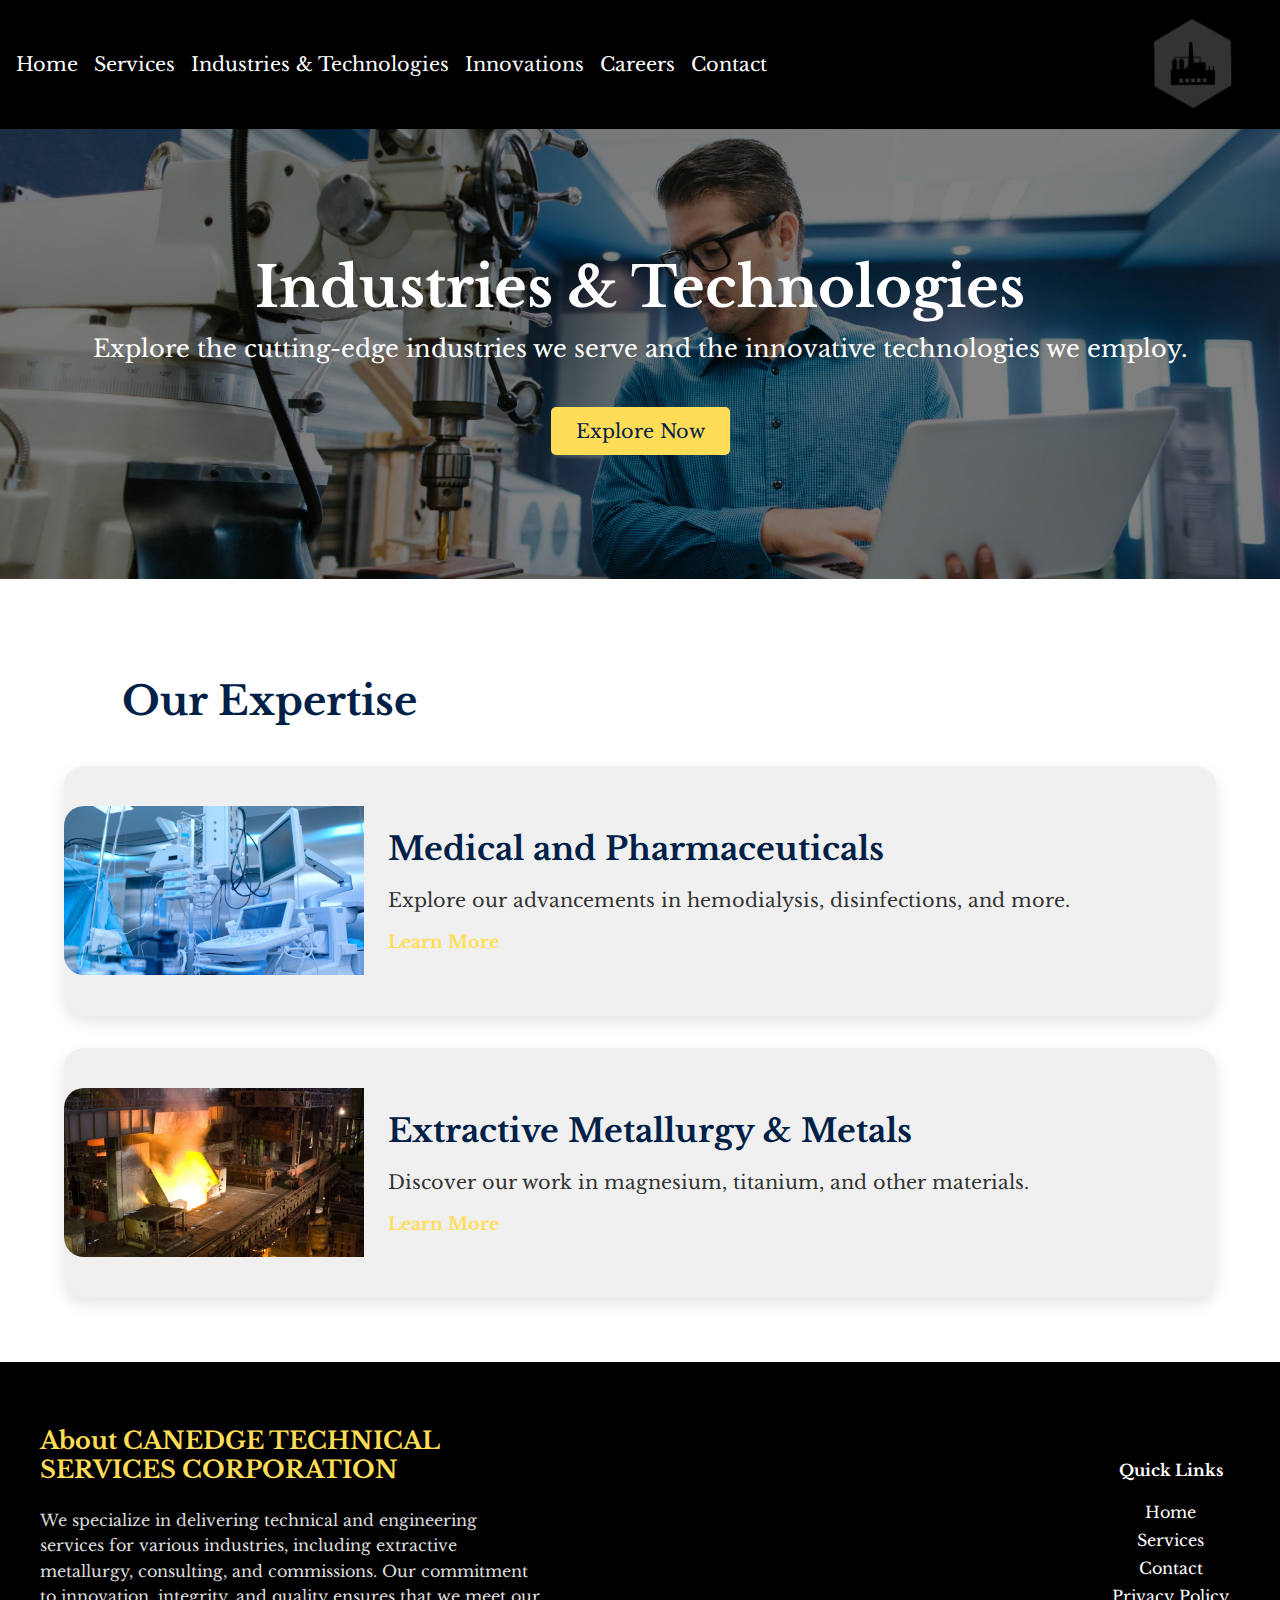
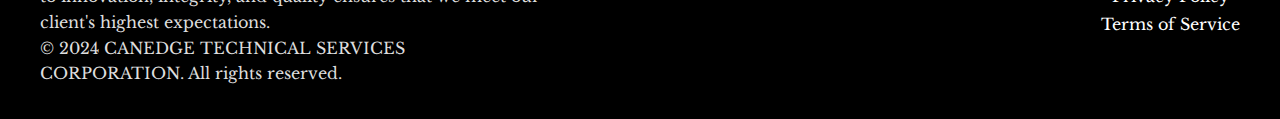
<file: industries.html>
<!DOCTYPE html>
<html lang="en">
<head>
  <meta charset="UTF-8" />
  <meta name="viewport" content="width=device-width, initial-scale=1.0" />

  <!-- Primary SEO Meta Tags -->
  <title>Industries &amp; Technologies | CANEDGE TECHNICAL SERVICES CORPORATION</title>
  <meta
    name="description"
    content="Explore CANEDGE TECHNICAL SERVICES CORPORATION’s expertise across multiple industries and cutting-edge technologies—from medical advancements to metallurgy."
  />
  <meta
    name="keywords"
    content="industries, technologies, consulting, engineering, clean energy, metallurgy, CANEDGE"
  />
  <meta name="author" content="CANEDGE TECHNICAL SERVICES CORPORATION" />

  <!-- Open Graph / Social Sharing -->
  <meta property="og:title" content="Industries &amp; Technologies | CANEDGE TECHNICAL SERVICES CORPORATION" />
  <meta
    property="og:description"
    content="Discover how CANEDGE delivers innovative solutions across medical & pharmaceuticals, extractive metallurgy, and more."
  />
  <!-- Optional OG image (update the URL if you have a hero image) -->
  <meta property="og:image" content="https://www.yoursite.com/images/industries-hero.jpg" />
  <meta property="og:url" content="https://www.yoursite.com/industries.html" />
  <meta property="og:type" content="website" />

  <!-- Canonical Link -->
  <link rel="canonical" href="https://www.yoursite.com/industries.html" />

  <!-- Google Fonts (Libre Baskerville) -->
  <link
    href="https://fonts.googleapis.com/css2?family=Libre+Baskerville:wght@400;700&display=swap"
    rel="stylesheet"
  />

  <!-- External CSS -->
  <link rel="stylesheet" href="css/styles.css" />

  <style>
    /* General Styles */
    body, html {
      font-family: 'Libre Baskerville', serif;
      margin: 0;
      padding: 0;
      box-sizing: border-box;
      color: #000;
      background-color: #f0f0f0;
    }

    header {
      display: flex;
      justify-content: space-between;
      align-items: center;
      background-color: #000000;
      padding: 1em;
      position: sticky;
      top: 0;
      z-index: 1000;
    }

    .header-container {
      display: flex;
      justify-content: space-between;
      align-items: center;
      width: 100%;
    }

    .logo-menu {
      max-width: 150px;
    }

    /* Hamburger Menu */
    .hamburger-menu {
      display: none;
      font-size: 2em;
      cursor: pointer;
      color: #fff;
    }

    /* Navigation Menu */
    .nav-links {
      list-style: none;
      display: flex;
      margin: 0;
      padding: 0;
    }

    .nav-links a {
      color: #fff;
      text-decoration: none;
      font-size: 1.2em;
      transition: color 0.3s ease;
    }

    .nav-links a:hover {
      color: #ffdd57;
    }

    /* Dropdown Menu Styles */
    .dropdown {
      position: relative;
    }

    .dropdown-content {
      display: none;
      position: absolute;
      background-color: #000000;
      box-shadow: 0px 8px 16px rgba(0, 0, 0, 0.2);
      min-width: 160px;
      z-index: 1;
    }

    .dropdown-content a {
      color: white;
      padding: 12px 16px;
      text-decoration: none;
      display: block;
    }

    .dropdown-content a:hover {
      background-color: #575c60;
    }

    /* Show dropdown content on hover for desktop */
    .dropdown:hover .dropdown-content {
      display: block;
    }

    /* Mobile Styles */
    @media (max-width: 768px) {
      .nav-links {
        display: none;
        flex-direction: column;
        background-color: #000;
        position: absolute;
        top: 60px;
        left: 0;
        width: 100%;
        text-align: center;
        padding: 0;
        max-height: 0;
        overflow: hidden;
        opacity: 0;
        transition: max-height 0.5s ease, opacity 0.5s ease;
      }

      .nav-links.show {
        display: flex;
        max-height: 500px;
        opacity: 1;
      }

      .hamburger-menu {
        display: block;
      }

      .header-container {
        justify-content: space-between;
      }

      .dropdown-content {
        position: relative;
        left: auto;
        top: auto;
        width: 100%;
        display: none;
      }

      .dropdown.active .dropdown-content {
        display: block;
      }
    }

    /* Ensure focus outline for accessibility */
    .hamburger-menu:focus, .nav-links a:focus, .dropdown a:focus {
      outline: 2px solid #fff;
      outline-offset: 4px;
    }

    /* Hero Section */
    .hero-section {
      height: 50vh;
      background-image: url('videos/IND.jpg');
      background-size: cover;
      background-position: center;
      display: flex;
      align-items: center;
      justify-content: center;
      color: #fff;
      text-align: center;
      position: relative;
    }

    .hero-section::after {
      content: "";
      position: absolute;
      top: 0;
      left: 0;
      width: 100%;
      height: 100%;
      background: rgba(0, 0, 0, 0.5);
      z-index: 1;
    }

    .hero-content {
      position: relative;
      z-index: 2;
      padding: 20px;
    }

    .hero-content h1 {
      font-size: 3.5em;
      margin: 0;
    }

    .hero-content p {
      font-size: 1.5em;
      margin-top: 0.5em;
    }

    /* Button for Hero Section */
    .cta-button {
      background-color: #ffdd57;
      color: #002147;
      padding: 12px 25px;
      border: none;
      border-radius: 5px;
      text-decoration: none;
      font-size: 1.2em;
      margin-top: 20px;
      display: inline-block;
      transition: background-color 0.3s ease;
    }

    .cta-button:hover {
      background-color: #e6c446;
    }

    /* Industries Section */
    .industries-section {
      padding: 4em 0;
      background-color: #fff;
    }

    .industries-section h2 {
      text-align: left;
      font-size: 2.5em;
      color: #002147;
      margin-bottom: 1em;
      padding-left: 5%;
    }

    .container {
      width: 90%;
      max-width: 1200px;
      margin: 0 auto;
    }

    .industry-grid {
      display: flex;
      flex-direction: column;
      gap: 2em;
      justify-content: flex-start;
      align-items: flex-start;
    }

    /* Button-style Titles with Images */
    .industry-item {
      background-color: #f0f0f0;
      border-radius: 20px;
      overflow: hidden;
      box-shadow: 0 6px 15px rgba(0, 0, 0, 0.1);
      transition: transform 0.3s ease, box-shadow 0.3s ease;
      display: flex;
      align-items: center;
      cursor: pointer;
      width: 100%;
      min-height: 250px;
    }

    .industry-item:hover {
      transform: scale(1.05);
      box-shadow: 0 10px 20px rgba(190, 71, 71, 0.2);
    }

    .industry-item img {
      width: 300px;
      height: auto;
      border-radius: 20px 0 0 20px;
      object-fit: cover;
    }

    .industry-title {
      font-size: 2em;
      margin: 0;
      color: #002147;
    }

    .industry-content {
      padding: 1.5em;
      flex-grow: 1;
      text-align: left;
    }

    .industry-info p {
      font-size: 1.2em;
      color: #333;
      margin-bottom: 1em;
    }

    .industry-info a {
      text-decoration: none;
      color: #ffdd57;
      font-weight: bold;
      font-size: 1.1em;
      display: inline-block;
    }

    .industry-info a:hover {
      color: #e6c446;
    }

    /* Footer Styles */
    footer {
      background-color: #000000;
      color: #fff;
      padding: 2em 0;
      text-align: center;
    }

    footer .footer-container {
      display: flex;
      justify-content: space-between;
      align-items: center;
      flex-wrap: wrap;
      max-width: 1200px;
      margin: 0 auto;
    }

    footer .footer-container nav {
      display: flex;
      gap: 1.5em;
    }

    footer .footer-container p {
      margin: 0;
    }

    /* Responsive Design */
    @media screen and (max-width: 768px) {
      .cta-button {
        font-size: 1em;
      }

      .industry-item {
        flex-direction: column;
        align-items: flex-start;
      }

      .industry-item img {
        width: 100%;
        border-radius: 20px 20px 0 0;
      }

      footer .footer-container {
        flex-direction: column;
        text-align: center;
      }

      footer .footer-container nav {
        margin-top: 1em;
      }
    }
  </style>
</head>
<body>
    <header>
        <div class="header-container">
            <!-- Hamburger Menu Icon -->
            <div class="hamburger-menu" aria-label="Toggle navigation" aria-expanded="false" aria-controls="navigation" role="button" tabindex="0">
                &#9776;
            </div>

           <!-- Navigation Menu -->
           <nav id="navigation">
            <ul class="nav-links">
                <li class="dropdown">
                    <a href="index.html" aria-label="Home">Home</a>
                    <div class="dropdown-content">
                        <a href="#about-us">About Us</a>
                    </div>
                </li>
                <li class="dropdown">
                    <a href="services.html" aria-label="Services">Services</a>
                    <div class="dropdown-content">
                        <a href="consult.html">Consulting</a>
                        <a href="ENG.html">Engineering</a>
                        <a href="commision.html">Commissioning</a>
                    </div>
                </li>
                <li class="dropdown">
                    <a href="industries.html" aria-label="Industries &amp; Technologies">Industries &amp; Technologies</a>
                    <div class="dropdown-content">
                        <a href="Medical.html">Medical and Pharmaceuticals</a>
                        <a href="Metal.html">Metallurgy and Mining</a>
                    </div>
                </li>
                <li><a href="startup.html">Innovations</a></li>
                <li><a href="careers.html">Careers</a></li>
                <li><a href="contact.html" aria-label="Contact">Contact</a></li>
            </ul>
        </nav>

            <!-- Logo in the Center -->
            <div class="logo-menu">
                <img src="videos/Transparent.JPEG" alt="Company Logo" class="menu-logo">
            </div>
        </div>
    </header>

    <!-- Hero Section -->
    <section class="hero-section">
        <div class="hero-content">
            <h1>Industries &amp; Technologies</h1>
            <p>Explore the cutting-edge industries we serve and the innovative technologies we employ.</p>
            <a href="#industries" class="cta-button">Explore Now</a>
        </div>
    </section>

    <!-- Industries Section -->
    <section class="industries-section" id="industries">
        <div class="container">
            <h2>Our Expertise</h2>
            <div class="industry-grid">
                <!-- Medical and Pharmaceuticals -->
                <div class="industry-item">
                    <img src="videos/Medical.jpg" alt="Medical &amp; Pharmaceuticals solutions at CANEDGE">
                    <div class="industry-content">
                        <h3 class="industry-title">Medical and Pharmaceuticals</h3>
                        <div class="industry-info">
                            <p>Explore our advancements in hemodialysis, disinfections, and more.</p>
                            <a href="Medical.html">Learn More</a>
                        </div>
                    </div>
                </div>

                <!-- Extractive Metallurgy & Metals -->
                <div class="industry-item">
                    <img src="videos/Metallurgy.jpg" alt="Extractive Metallurgy &amp; Metals by CANEDGE">
                    <div class="industry-content">
                        <h3 class="industry-title">Extractive Metallurgy &amp; Metals</h3>
                        <div class="industry-info">
                            <p>Discover our work in magnesium, titanium, and other materials.</p>
                            <a href="Metal.html">Learn More</a>
                        </div>
                    </div>
                </div>
            </div>
        </div>
    </section>

    <footer>
        <div class="footer-container">
            <!-- Company Information -->
            <div class="footer-company-info">
                <h4>About CANEDGE TECHNICAL SERVICES CORPORATION</h4>
                <p>We specialize in delivering technical and engineering services for various industries, including extractive metallurgy, consulting, and commissions. Our commitment to innovation, integrity, and quality ensures that we meet our client's highest expectations.</p>
                <p>&copy; 2024 CANEDGE TECHNICAL SERVICES CORPORATION. All rights reserved.</p>
            </div>

            <!-- Navigation Links -->
            <div class="footer-links">
                <h4 style="color: #fff;">Quick Links</h4>
                <nav>
                    <ul>
                        <li><a href="index.html" style="color: #fff; text-decoration: none;">Home</a></li>
                        <li><a href="services.html" style="color: #fff; text-decoration: none;">Services</a></li>
                        <li><a href="contact.html" style="color: #fff; text-decoration: none;">Contact</a></li>
                        <li><a href="policy.html" style="color: #fff; text-decoration: none;">Privacy Policy</a></li>
                        <li><a href="terms.html" style="color: #fff; text-decoration: none;">Terms of Service</a></li>
                    </ul>
                </nav>
            </div>
        </div>
    </footer>

    <script>
        // JavaScript to handle collapsible sections (if needed)
        document.querySelectorAll('.industry-item').forEach(item => {
            item.addEventListener('click', () => {
                const content = item.querySelector('.industry-content');
                content.classList.toggle('expanded');
            });
        });
    </script>
</body>
</html>
</file>
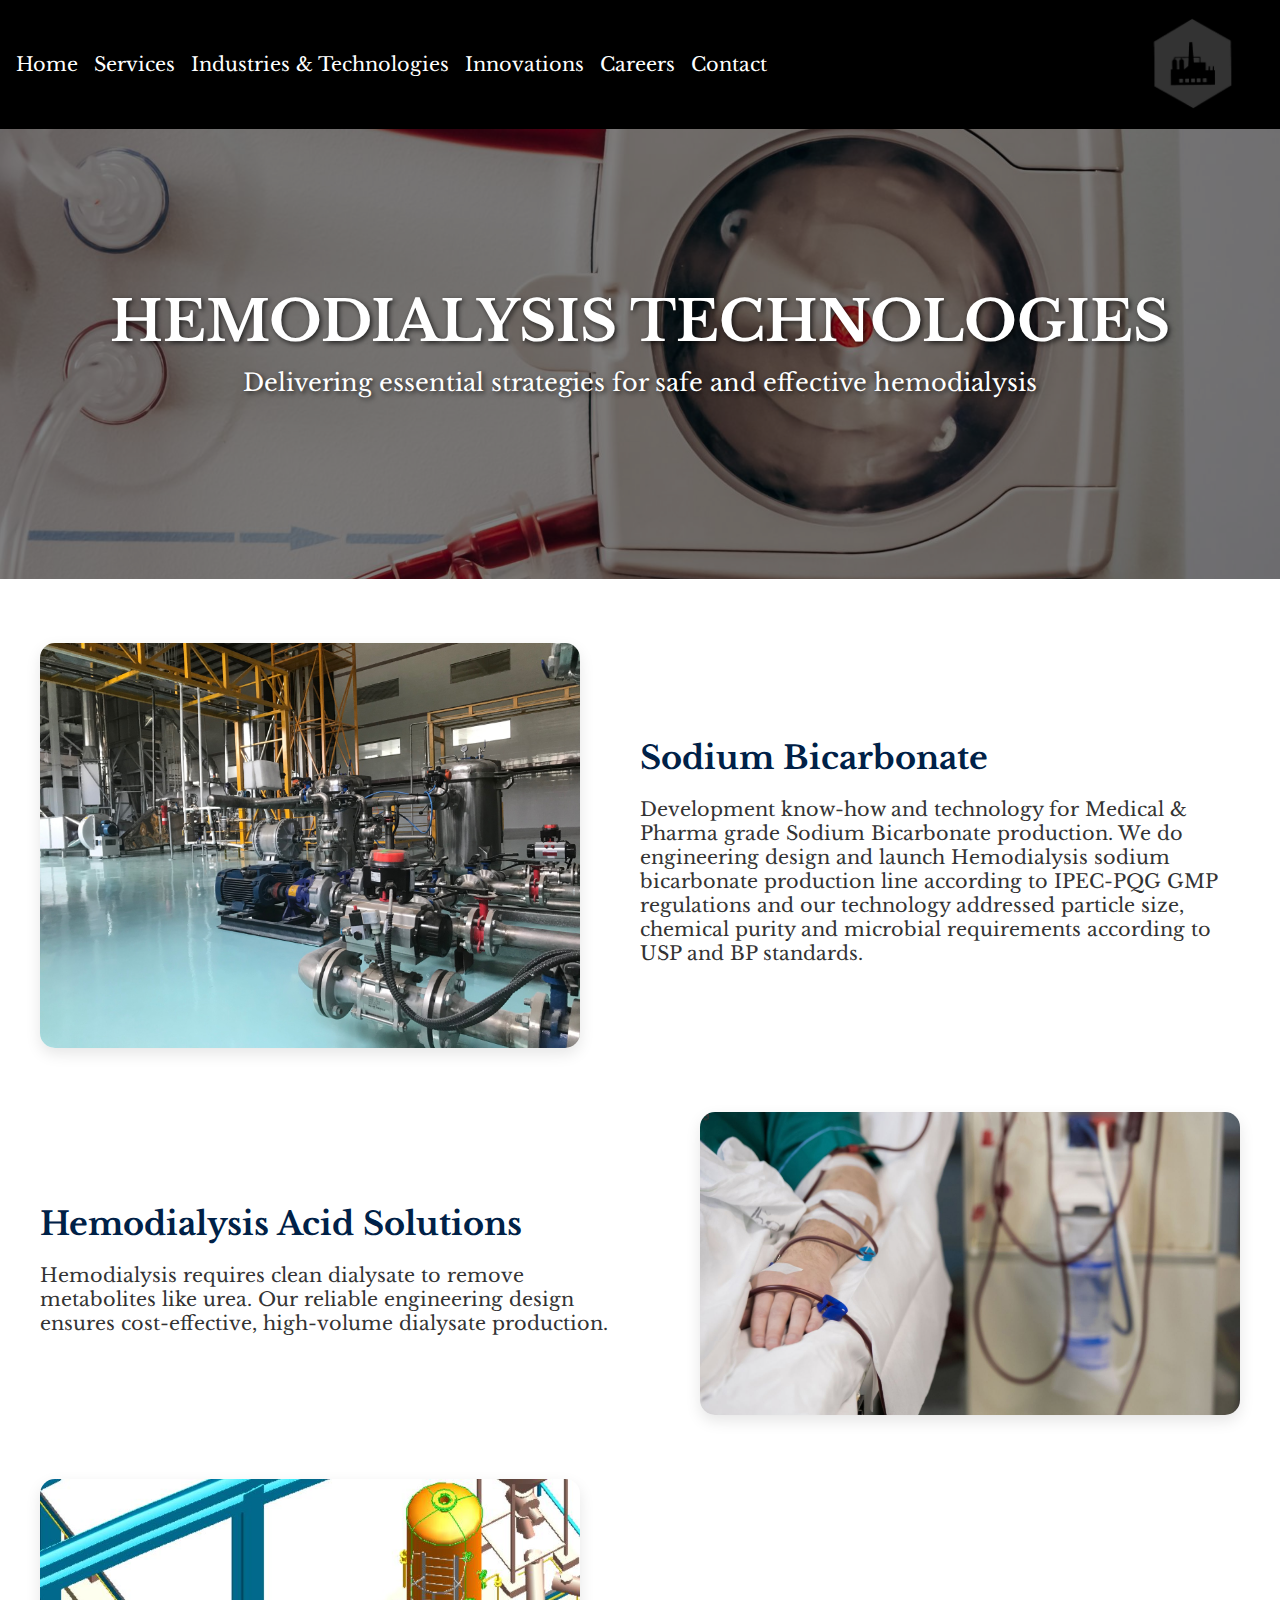
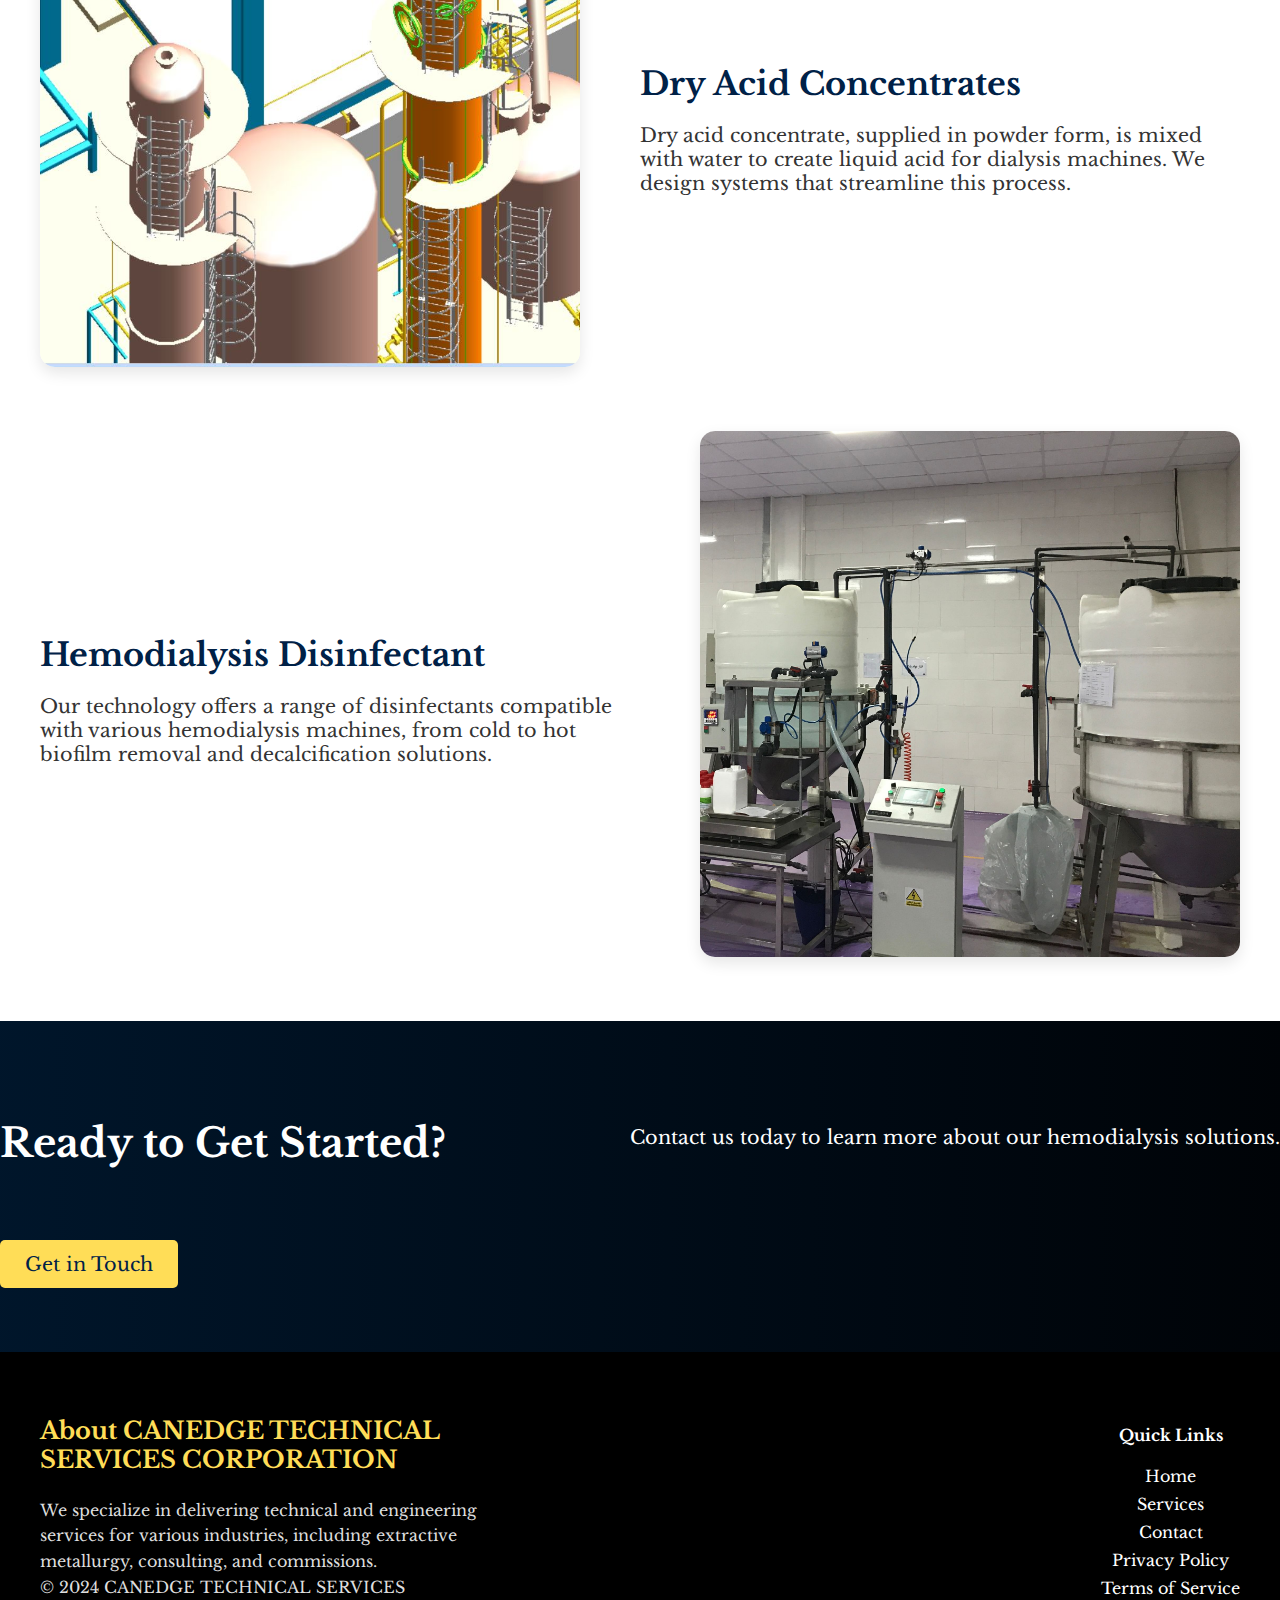
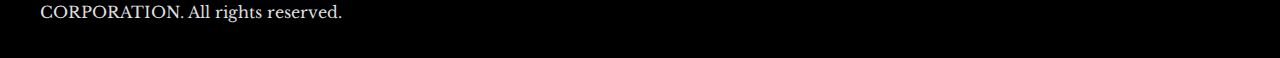
<file: Medical.html>
<!DOCTYPE html>
<html lang="en">
<head>
  <meta charset="UTF-8" />
  <meta name="viewport" content="width=device-width, initial-scale=1.0" />
  
  <!-- Primary SEO Meta Tags -->
  <title>Hemodialysis Solutions | CANEDGE TECHNICAL SERVICES CORPORATION</title>
  <meta
    name="description"
    content="CANEDGE TECHNICAL SERVICES CORPORATION offers high-quality hemodialysis solutions and technologies, including Sodium Bicarbonate, Hemodialysis Acid, and disinfectants for safe and effective dialysis."
  />
  <meta
    name="keywords"
    content="Hemodialysis, Sodium Bicarbonate, Hemodialysis Acid, Medical Solutions, Engineering, CANEDGE, Disinfectants"
  />
  <meta
    name="author"
    content="CANEDGE TECHNICAL SERVICES CORPORATION"
  />
  
  <!-- Open Graph / Social Sharing -->
  <meta property="og:title" content="Hemodialysis Solutions | CANEDGE TECHNICAL SERVICES CORPORATION" />
  <meta
    property="og:description"
    content="Explore CANEDGE's essential hemodialysis solutions, from Sodium Bicarbonate production to Dry Acid Concentrates, designed to ensure safe and efficient dialysis processes."
  />
  <!-- Optional OG image (update if you have a specific hero image) -->
  <meta property="og:image" content="https://www.yoursite.com/images/hemodialysis-hero.jpg" />
  <meta property="og:url" content="https://www.yoursite.com/hemodialysis.html" />
  <meta property="og:type" content="website" />

  <!-- Canonical Link -->
  <link rel="canonical" href="https://www.yoursite.com/hemodialysis.html" />

  <!-- Google Fonts (Libre Baskerville) -->
  <link
    href="https://fonts.googleapis.com/css2?family=Libre+Baskerville:wght@400;700&display=swap"
    rel="stylesheet"
  />

  <!-- External CSS -->
  <link rel="stylesheet" href="css/styles.css" />

  <style>
    /* General Styles */
    body, html {
      font-family: 'Libre Baskerville', serif;
      margin: 0;
      padding: 0;
      box-sizing: border-box;
      color: #000;
      background-color: #f0f0f0;
      scroll-behavior: smooth;
    }

    header {
      display: flex;
      justify-content: space-between;
      align-items: center;
      background-color: #000000;
      padding: 1em;
      position: sticky;
      top: 0;
      z-index: 1000;
    }

    .header-container {
      display: flex;
      justify-content: space-between;
      align-items: center;
      width: 100%;
    }

    .logo-menu {
      max-width: 150px;
    }

    /* Hamburger Menu */
    .hamburger-menu {
      display: none;
      font-size: 2em;
      cursor: pointer;
      color: #fff;
    }

    /* Navigation Menu */
    .nav-links {
      list-style: none;
      display: flex;
      margin: 0;
      padding: 0;
    }

    .nav-links a {
      color: #fff;
      text-decoration: none;
      font-size: 1.2em;
      transition: color 0.3s ease;
    }

    .nav-links a:hover {
      color: #ffdd57;
    }

    /* Dropdown Menu Styles */
    .dropdown {
      position: relative;
    }

    .dropdown-content {
      display: none;
      position: absolute;
      background-color: #000000;
      box-shadow: 0px 8px 16px rgba(0, 0, 0, 0.2);
      min-width: 160px;
      z-index: 1;
    }

    .dropdown-content a {
      color: white;
      padding: 12px 16px;
      text-decoration: none;
      display: block;
    }

    .dropdown-content a:hover {
      background-color: #575c60;
    }

    /* Show dropdown content on hover for desktop */
    .dropdown:hover .dropdown-content {
      display: block;
    }

    /* Mobile Styles */
    @media (max-width: 768px) {
      .nav-links {
        display: none;
        flex-direction: column;
        background-color: #000;
        position: absolute;
        top: 60px;
        left: 0;
        width: 100%;
        text-align: center;
        padding: 0;
        max-height: 0;
        overflow: hidden;
        opacity: 0;
        transition: max-height 0.5s ease, opacity 0.5s ease;
      }

      .nav-links.show {
        display: flex;
        max-height: 500px;
        opacity: 1;
      }

      .hamburger-menu {
        display: block;
      }

      .header-container {
        justify-content: space-between;
      }

      .dropdown-content {
        position: relative;
        left: auto;
        top: auto;
        width: 100%;
        display: none;
      }

      .dropdown.active .dropdown-content {
        display: block;
      }
    }

    /* Ensure focus outline for accessibility */
    .hamburger-menu:focus, .nav-links a:focus, .dropdown a:focus {
      outline: 2px solid #fff;
      outline-offset: 4px;
    }

    /* Hero Section */
    .hero-section {
      height: 50vh;
      display: flex;
      align-items: center;
      justify-content: center;
      text-align: center;
      color: #fff;
      background-image: url('videos/Med5.jpg');
      background-size: cover;
      background-position: center;
      position: relative;
    }

    .hero-section::after {
      content: "";
      position: absolute;
      top: 0;
      left: 0;
      width: 100%;
      height: 100%;
      background: rgba(0, 0, 0, 0.5);
      z-index: 1;
    }

    .hero-content {
      position: relative;
      z-index: 2;
      padding: 2em;
      border-radius: 10px;
      text-shadow: 2px 2px 5px rgba(0, 0, 0, 0.7);
    }

    .hero-content h1 {
      font-size: 3.5em;
      margin: 0;
      text-transform: uppercase;
    }

    .hero-content p {
      font-size: 1.5em;
      margin-top: 0.5em;
    }

    /* Content Section */
    .content-section {
      padding: 4em 0;
      background-color: #fff;
    }

    .content-section h2 {
      font-size: 2.5em;
      color: #002147;
      margin-bottom: 1.5em;
      padding-left: 5%;
    }

    .content-grid {
      display: flex;
      flex-direction: column;
      gap: 4em;
      max-width: 1200px;
      margin: 0 auto;
    }

    .content-item {
      display: flex;
      flex-direction: row;
      align-items: center;
      justify-content: space-between;
    }

    .content-item:nth-child(even) {
      flex-direction: row-reverse;
    }

    .content-item img {
      width: 45%;
      border-radius: 15px;
      object-fit: cover;
      box-shadow: 0 6px 15px rgba(0, 0, 0, 0.1);
    }

    .content-text {
      width: 50%;
      text-align: left;
    }

    .content-text h3 {
      font-size: 2em;
      color: #002147;
      margin-bottom: 0.5em;
    }

    .content-text p {
      font-size: 1.2em;
      color: #333;
      margin-bottom: 1em;
    }

    /* Call to Action Section */
    .cta-section {
      padding: 4em 0;
      background-color: #002147;
      color: #fff;
      text-align: center;
    }

    .cta-section h2 {
      font-size: 2.5em;
      margin-bottom: 1em;
    }

    .cta-section p {
      font-size: 1.2em;
      margin-bottom: 2em;
    }

    .cta-section a {
      background-color: #ffdd57;
      color: #002147;
      padding: 12px 25px;
      border: none;
      border-radius: 5px;
      text-decoration: none;
      font-size: 1.2em;
      transition: background-color 0.3s ease;
    }

    .cta-section a:hover {
      background-color: #e6c446;
    }

    /* Footer Styles */
    footer {
      background-color: #000000;
      color: #fff;
      padding: 2em 0;
      text-align: center;
    }

    footer .footer-container {
      display: flex;
      justify-content: space-between;
      align-items: center;
      flex-wrap: wrap;
      max-width: 1200px;
      margin: 0 auto;
    }

    footer .footer-container nav {
      display: flex;
      gap: 1.5em;
    }

    footer .footer-container p {
      margin: 0;
    }

    /* Responsive Design */
    @media screen and (max-width: 768px) {
      .cta-button {
        font-size: 1em;
      }

      .content-item {
        flex-direction: column;
      }

      .content-item img {
        width: 100%;
        margin-bottom: 1.5em;
      }

      .content-text {
        width: 100%;
        text-align: center;
      }

      footer .footer-content {
        flex-direction: column;
        text-align: center;
      }

      footer .footer-content nav {
        margin-top: 1em;
      }
    }
  </style>
</head>
<body>
    <header>
        <div class="header-container">
            <!-- Hamburger Menu Icon -->
            <div
              class="hamburger-menu"
              aria-label="Toggle navigation"
              aria-expanded="false"
              aria-controls="navigation"
              role="button"
              tabindex="0"
            >
              &#9776;
            </div>

            <!-- Navigation Menu -->
            <nav id="navigation">
              <ul class="nav-links">
                  <li class="dropdown">
                      <a href="index.html" aria-label="Home">Home</a>
                      <div class="dropdown-content">
                          <a href="#about-us">About Us</a>
                      </div>
                  </li>
                  <li class="dropdown">
                      <a href="services.html" aria-label="Services">Services</a>
                      <div class="dropdown-content">
                          <a href="consult.html">Consulting</a>
                          <a href="ENG.html">Engineering</a>
                          <a href="commision.html">Commissioning</a>
                      </div>
                  </li>
                  <li class="dropdown">
                      <a href="industries.html" aria-label="Industries &amp; Technologies">Industries &amp; Technologies</a>
                      <div class="dropdown-content">
                          <a href="Medical.html">Medical and Pharmaceuticals</a>
                          <a href="Metal.html">Metallurgy and Mining</a>
                      </div>
                  </li>
                  <li><a href="startup.html">Innovations</a></li>
                  <li><a href="careers.html">Careers</a></li>
                  <li><a href="contact.html" aria-label="Contact">Contact</a></li>
              </ul>
            </nav>

            <!-- Logo in the Center -->
            <div class="logo-menu">
                <img
                  src="videos/Transparent.JPEG"
                  alt="Company Logo"
                  class="menu-logo"
                />
            </div>
        </div>
    </header>

    <!-- Hero Section -->
    <section class="hero-section">
        <div class="hero-content">
            <h1>Hemodialysis Technologies</h1>
            <p>Delivering essential strategies for safe and effective hemodialysis</p>
        </div>
    </section>

    <!-- Content Section -->
    <section class="content-section">
        <div class="content-grid">
            <!-- Content Item 1 -->
            <div class="content-item">
                <img src="videos/Med3.jpg" alt="Sodium Bicarbonate">
                <div class="content-text">
                    <h3>Sodium Bicarbonate</h3>
                    <p>Development know-how and technology for Medical &amp; Pharma grade Sodium Bicarbonate production. We do engineering design and launch Hemodialysis sodium bicarbonate production line according to IPEC-PQG GMP  regulations  and our technology addressed particle size, chemical purity and microbial requirements according to USP and BP standards.</p>
                </div>
            </div>

            <!-- Content Item 2 -->
            <div class="content-item">
                <img src="videos/Med2.jpg" alt="Hemodialysis Acid">
                <div class="content-text">
                    <h3>Hemodialysis Acid Solutions</h3>
                    <p>Hemodialysis requires clean dialysate to remove metabolites like urea. Our reliable engineering design ensures cost-effective, high-volume dialysate production.</p>
                </div>
            </div>

            <!-- Content Item 3 -->
            <div class="content-item">
                <img src="videos/Med4.jpg" alt="Dry Acid Concentrates">
                <div class="content-text">
                    <h3>Dry Acid Concentrates</h3>
                    <p>Dry acid concentrate, supplied in powder form, is mixed with water to create liquid acid for dialysis machines. We design systems that streamline this process.</p>
                </div>
            </div>

            <!-- Content Item 4 -->
            <div class="content-item">
                <img src="videos/Med1.jpg" alt="Hemodialysis Disinfectant">
                <div class="content-text">
                    <h3>Hemodialysis Disinfectant</h3>
                    <p>Our technology offers a range of disinfectants compatible with various hemodialysis machines, from cold to hot biofilm removal and decalcification solutions.</p>
                </div>
            </div>
        </div>
    </section>

    <!-- Call to Action Section -->
    <section class="cta-section">
        <h2>Ready to Get Started?</h2>
        <p>Contact us today to learn more about our hemodialysis solutions.</p>
        <a href="contact.html">Get in Touch</a>
    </section>

    <footer>
        <div class="footer-container">
            <!-- Company Information -->
            <div class="footer-company-info">
                <h4>About CANEDGE TECHNICAL SERVICES CORPORATION</h4>
                <p>We specialize in delivering technical and engineering services for various industries, including extractive metallurgy, consulting, and commissions.</p>
                <p>&copy; 2024 CANEDGE TECHNICAL SERVICES CORPORATION. All rights reserved.</p>
            </div>
    
            <!-- Navigation Links -->
            <div class="footer-links">
                <h4 style="color: #fff;">Quick Links</h4>
                <nav>
                    <ul>
                        <li><a href="index.html" style="color: #fff; text-decoration: none;">Home</a></li>
                        <li><a href="services.html" style="color: #fff; text-decoration: none;">Services</a></li>
                        <li><a href="contact.html" style="color: #fff; text-decoration: none;">Contact</a></li>
                        <li><a href="policy.html" style="color: #fff; text-decoration: none;">Privacy Policy</a></li>
                        <li><a href="terms.html" style="color: #fff; text-decoration: none;">Terms of Service</a></li>
                    </ul>
                </nav>
            </div>
        </div>
    </footer>

    <script src="js/scripts.js"></script>
</body>
</html>
</file>
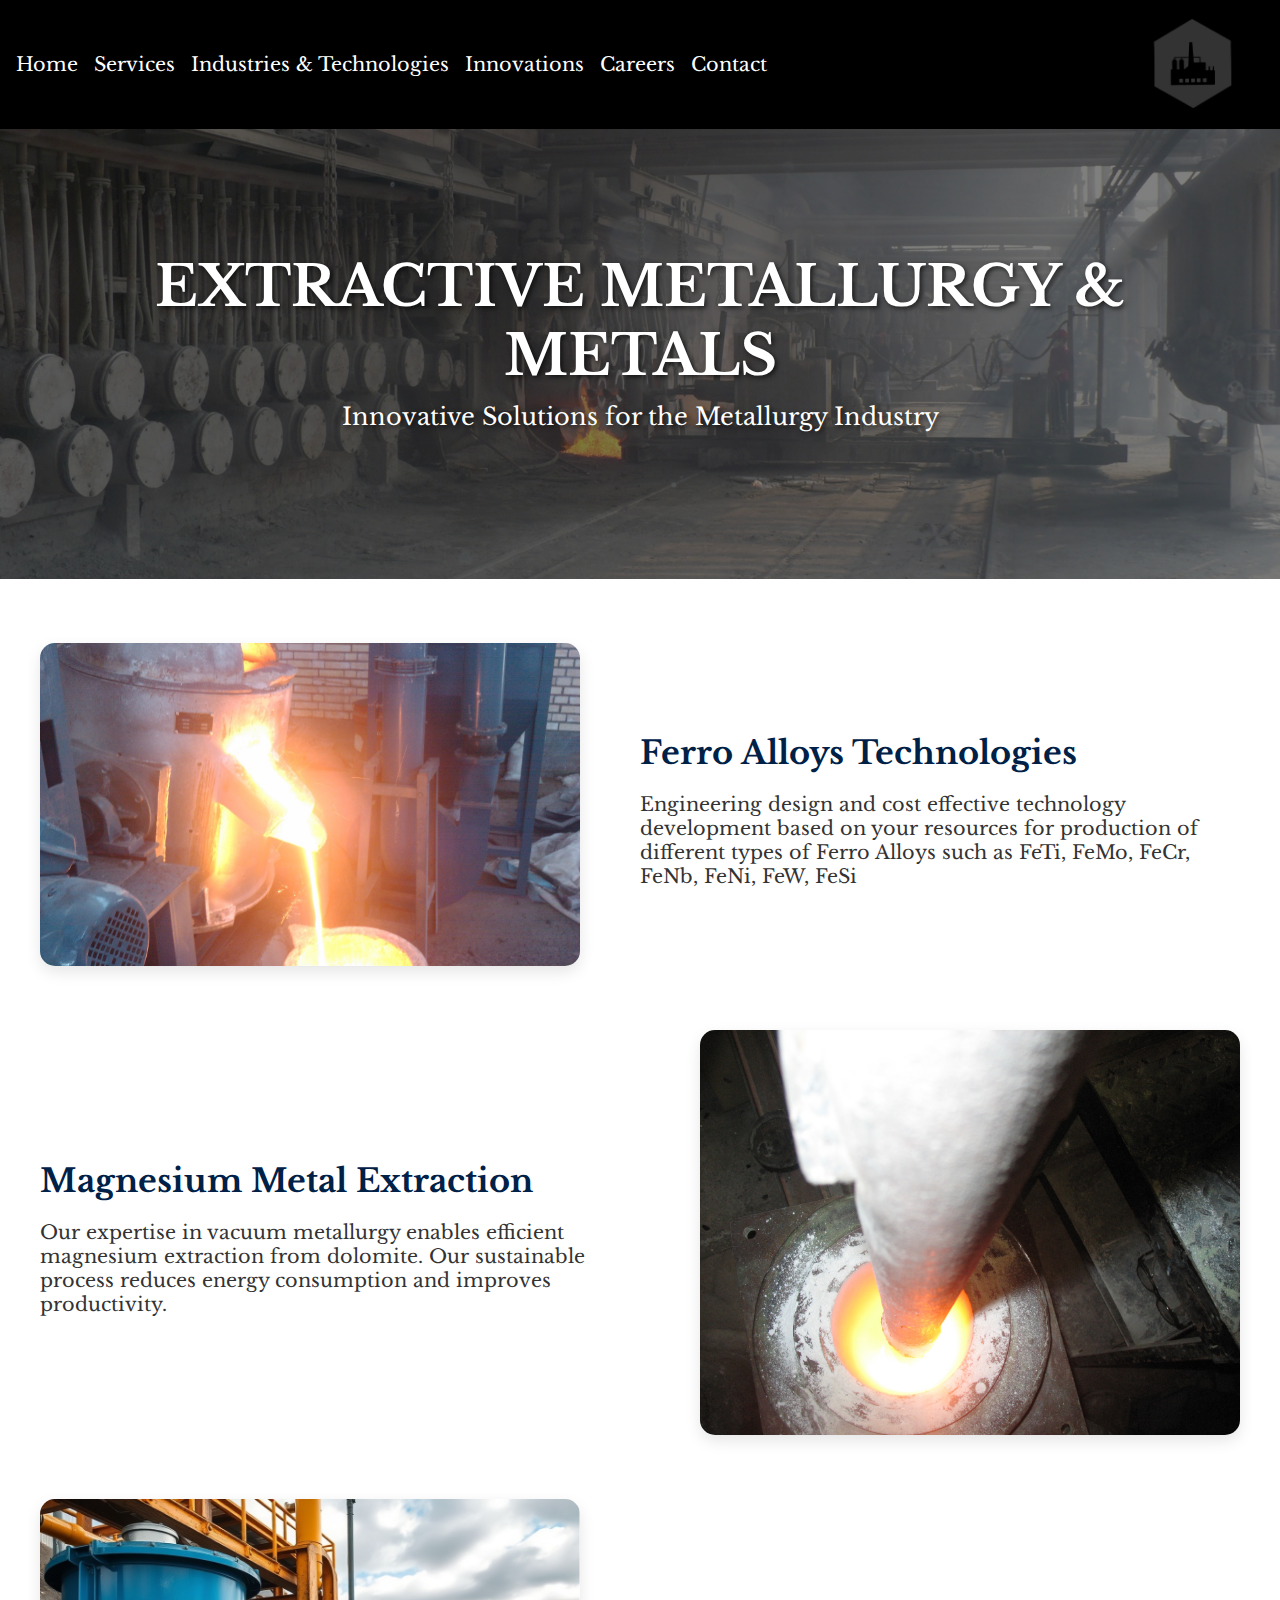
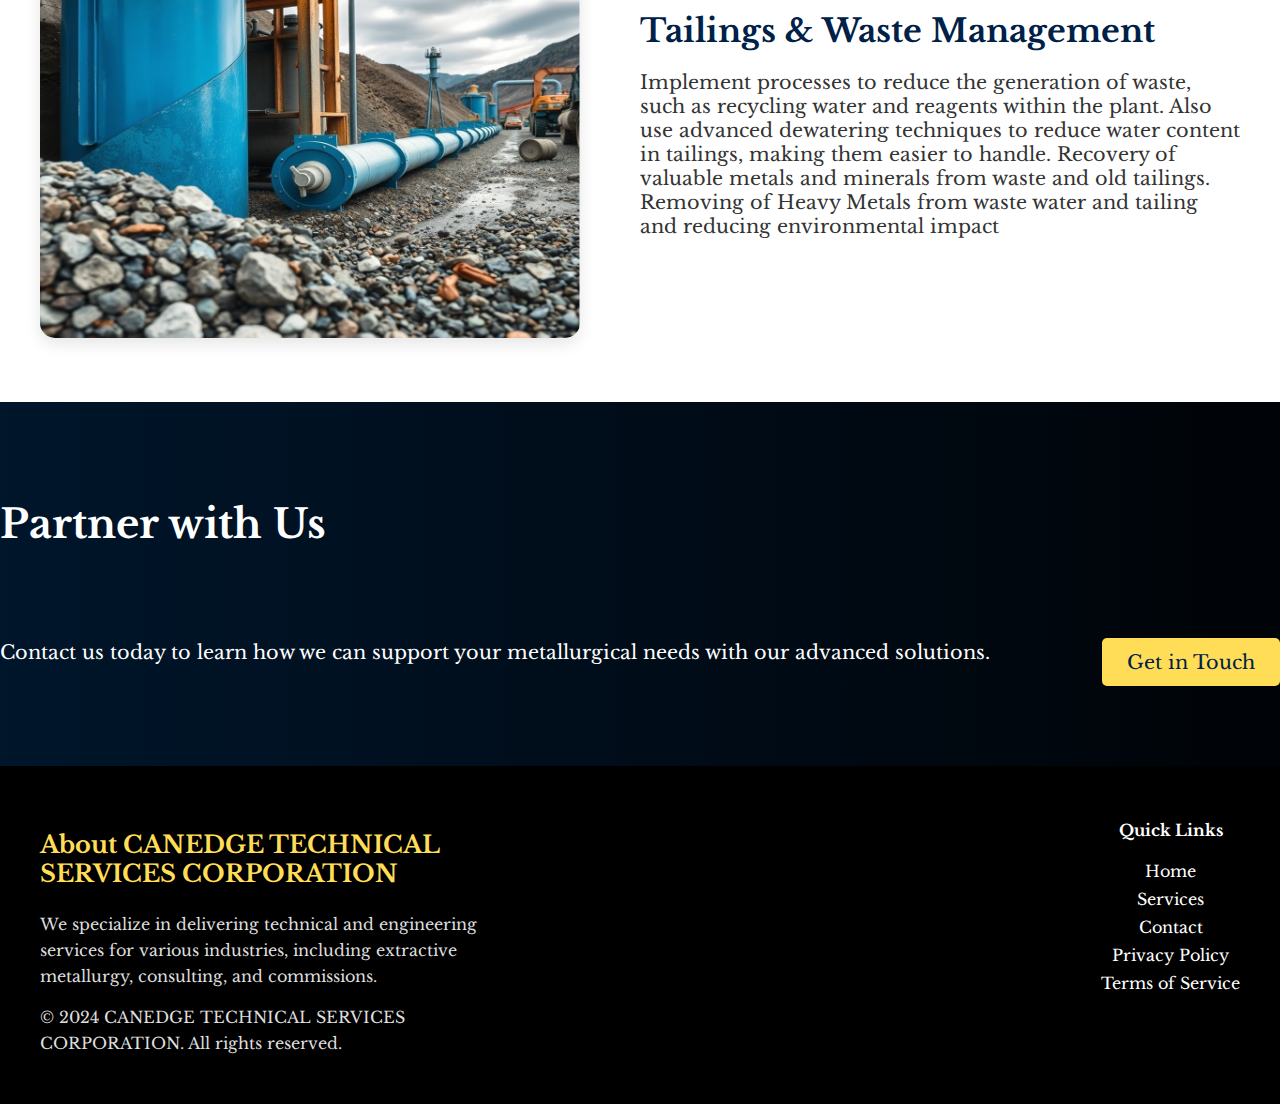
<file: Metal.html>
<!DOCTYPE html>
<html lang="en">
<head>
  <meta charset="UTF-8" />
  <meta name="viewport" content="width=device-width, initial-scale=1.0" />

  <!-- Primary SEO Meta Tags -->
  <title>Extractive Metallurgy &amp; Metals | CANEDGE TECHNICAL SERVICES CORPORATION</title>
  <meta
    name="description"
    content="CANEDGE TECHNICAL SERVICES CORPORATION provides innovative extractive metallurgy solutions for magnesium, titanium, ferroalloys, and more—driving efficiency and sustainability in metals engineering."
  />
  <meta
    name="keywords"
    content="extractive metallurgy, metals, magnesium, titanium, ferroalloys, engineering, CANEDGE"
  />
  <meta
    name="author"
    content="CANEDGE TECHNICAL SERVICES CORPORATION"
  />

  <!-- Open Graph / Social Sharing -->
  <meta property="og:title" content="Extractive Metallurgy &amp; Metals | CANEDGE TECHNICAL SERVICES CORPORATION" />
  <meta
    property="og:description"
    content="Explore how CANEDGE offers advanced extractive metallurgy services, including ferroalloy technologies, magnesium metal extraction, and tailings management for a sustainable future."
  />
  <!-- Optional OG image (Update URL if you have a specific hero image) -->
  <meta property="og:image" content="https://www.yoursite.com/images/extractive-metallurgy-hero.jpg" />
  <meta property="og:url" content="https://www.yoursite.com/Metal.html" />
  <meta property="og:type" content="website" />

  <!-- Canonical Link -->
  <link rel="canonical" href="https://www.yoursite.com/Metal.html" />

  <!-- Google Fonts (Libre Baskerville) -->
  <link
    href="https://fonts.googleapis.com/css2?family=Libre+Baskerville:wght@400;700&display=swap"
    rel="stylesheet"
  />

  <!-- External CSS -->
  <link rel="stylesheet" href="css/styles.css" />

  <style>
    /* General Styles */
    body, html {
      font-family: 'Libre Baskerville', serif;
      margin: 0;
      padding: 0;
      box-sizing: border-box;
      color: #000;
      background-color: #f0f0f0;
      scroll-behavior: smooth;
    }

    header {
      display: flex;
      justify-content: space-between;
      align-items: center;
      background-color: #000000;
      padding: 1em;
      position: sticky;
      top: 0;
      z-index: 1000;
    }

    .header-container {
      display: flex;
      justify-content: space-between;
      align-items: center;
      width: 100%;
    }

    .logo-menu {
      max-width: 150px;
    }

    /* Hamburger Menu */
    .hamburger-menu {
      display: none;
      font-size: 2em;
      cursor: pointer;
      color: #fff;
    }

    /* Navigation Menu */
    .nav-links {
      list-style: none;
      display: flex;
      margin: 0;
      padding: 0;
    }

    .nav-links a {
      color: #fff;
      text-decoration: none;
      font-size: 1.2em;
      transition: color 0.3s ease;
    }

    .nav-links a:hover {
      color: #ffdd57;
    }

    /* Dropdown Menu Styles */
    .dropdown {
      position: relative;
    }

    .dropdown-content {
      display: none;
      position: absolute;
      background-color: #000000;
      box-shadow: 0px 8px 16px rgba(0, 0, 0, 0.2);
      min-width: 160px;
      z-index: 1;
    }

    .dropdown-content a {
      color: white;
      padding: 12px 16px;
      text-decoration: none;
      display: block;
    }

    /* Show dropdown content on hover for desktop */
    .dropdown:hover .dropdown-content {
      display: block;
    }

    /* Mobile Styles */
    @media (max-width: 768px) {
      .nav-links {
        display: none;
        flex-direction: column;
        background-color: #000;
        position: absolute;
        top: 60px;
        left: 0;
        width: 100%;
        text-align: center;
        padding: 0;
        max-height: 0;
        overflow: hidden;
        opacity: 0;
        transition: max-height 0.5s ease, opacity 0.5s ease;
      }

      .nav-links.show {
        display: flex;
        max-height: 500px;
        opacity: 1;
      }

      .hamburger-menu {
        display: block;
      }

      .header-container {
        justify-content: space-between;
      }

      .dropdown-content {
        position: relative;
        left: auto;
        top: auto;
        width: 100%;
        display: none;
      }

      .dropdown.active .dropdown-content {
        display: block;
      }
    }

    /* Ensure focus outline for accessibility */
    .hamburger-menu:focus, .nav-links a:focus, .dropdown a:focus {
      outline: 2px solid #fff;
      outline-offset: 4px;
    }

    /* Hero Section */
    .hero-section {
      height: 50vh;
      display: flex;
      align-items: center;
      justify-content: center;
      text-align: center;
      color: #fff;
      background-image: url('videos/Comm1.jpg');
      background-size: cover;
      background-position: center;
      position: relative;
    }

    .hero-content {
      position: relative;
      z-index: 2;
      padding: 2em;
      border-radius: 10px;
      text-shadow: 2px 2px 5px rgba(0, 0, 0, 0.7);
    }

    .hero-content h1 {
      font-size: 3.5em;
      margin: 0;
      text-transform: uppercase;
    }

    .hero-content p {
      font-size: 1.5em;
      margin-top: 0.5em;
    }

    /* Content Section */
    .content-section {
      padding: 4em 0;
      background-color: #fff;
    }

    .content-section h2 {
      font-size: 2.5em;
      color: #002147;
      margin-bottom: 1.5em;
      padding-left: 5%;
    }

    .content-grid {
      display: flex;
      flex-direction: column;
      gap: 4em;
      max-width: 1200px;
      margin: 0 auto;
    }

    .content-item {
      display: flex;
      flex-direction: row;
      align-items: center;
      justify-content: space-between;
    }

    .content-item:nth-child(even) {
      flex-direction: row-reverse;
    }

    .content-item img {
      width: 45%;
      border-radius: 15px;
      object-fit: cover;
      box-shadow: 0 6px 15px rgba(0, 0, 0, 0.1);
    }

    .content-text {
      width: 50%;
      text-align: left;
    }

    .content-text h3 {
      font-size: 2em;
      color: #002147;
      margin-bottom: 0.5em;
    }

    .content-text p {
      font-size: 1.2em;
      color: #333;
      margin-bottom: 1em;
    }

    /* Call to Action Section */
    .cta-section {
      padding: 4em 0;
      background-color: #002147;
      color: #fff;
      text-align: center;
    }

    .cta-section h2 {
      font-size: 2.5em;
      margin-bottom: 1em;
    }

    .cta-section p {
      font-size: 1.2em;
      margin-bottom: 2em;
    }

    .cta-section a {
      background-color: #ffdd57;
      color: #002147;
      padding: 12px 25px;
      border: none;
      border-radius: 5px;
      text-decoration: none;
      font-size: 1.2em;
      transition: background-color 0.3s ease;
    }

    .cta-section a:hover {
      background-color: #e6c446;
    }

    /* Footer Styles */
    footer {
      background-color: #000000;
      color: #fff;
      padding: 2em 0;
      text-align: center;
    }

    footer .footer-content {
      display: flex;
      justify-content: space-between;
      align-items: center;
      flex-wrap: wrap;
      max-width: 1200px;
      margin: 0 auto;
    }

    footer .footer-content nav {
      display: flex;
      gap: 1.5em;
    }

    footer .footer-content p {
      margin: 0;
    }

    /* Responsive Design */
    @media screen and (max-width: 768px) {
      .cta-button {
        font-size: 1em;
      }
      .content-item {
        flex-direction: column;
      }
      .content-item img {
        width: 100%;
        margin-bottom: 1.5em;
      }
      .content-text {
        width: 100%;
        text-align: center;
      }
      footer .footer-content {
        flex-direction: column;
        text-align: center;
      }
      footer .footer-content nav {
        margin-top: 1em;
      }
    }
  </style>
</head>
<body>
  <header>
    <div class="header-container">
      <!-- Hamburger Menu Icon -->
      <div
        class="hamburger-menu"
        aria-label="Toggle navigation"
        aria-expanded="false"
        aria-controls="navigation"
        role="button"
        tabindex="0"
      >
        &#9776;
      </div>

      <!-- Navigation Menu -->
      <nav id="navigation">
        <ul class="nav-links">
          <li class="dropdown">
            <a href="index.html" aria-label="Home">Home</a>
            <div class="dropdown-content">
              <a href="#about-us">About Us</a>
            </div>
          </li>
          <li class="dropdown">
            <a href="services.html" aria-label="Services">Services</a>
            <div class="dropdown-content">
              <a href="consult.html">Consulting</a>
              <a href="ENG.html">Engineering</a>
              <a href="commision.html">Commissioning</a>
            </div>
          </li>
          <li class="dropdown">
            <a href="industries.html" aria-label="Industries &amp; Technologies">
              Industries &amp; Technologies
            </a>
            <div class="dropdown-content">
              <a href="Medical.html">Medical and Pharmaceuticals</a>
              <a href="Metal.html">Extractive Metallurgy &amp; Metals</a>
            </div>
          </li>
          <li><a href="startup.html">Innovations</a></li>
          <li><a href="careers.html">Careers</a></li>
          <li><a href="contact.html" aria-label="Contact">Contact</a></li>
        </ul>
      </nav>

      <!-- Logo in the Center -->
      <div class="logo-menu">
        <img
          src="videos/Transparent.JPEG"
          alt="Company Logo"
          class="menu-logo"
        />
      </div>
    </div>
  </header>

  <!-- Hero Section -->
  <section class="hero-section" style="background-image: url('videos/Comm1.jpg');">
    <div class="hero-content">
      <h1>Extractive Metallurgy &amp; Metals</h1>
      <p>Innovative Solutions for the Metallurgy Industry</p>
    </div>
  </section>

  <!-- Content Section -->
  <section class="content-section">
    <div class="content-grid">
      <!-- Swapped Content Item 1 with Content Item 3 -->
      <div class="content-item">
        <img src="videos/Met4.jpg" alt="Smelting Process">
        <div class="content-text">
          <h3>Ferro Alloys Technologies</h3>
          <p>Engineering design and cost effective technology development based on your resources for production of different types of Ferro Alloys such as FeTi, FeMo, FeCr, FeNb, FeNi, FeW, FeSi</p>
        </div>
      </div>

      <!-- Original Content Item 2 -->
      <div class="content-item">
        <img src="videos/Met2.jpg" alt="Magnesium Metal">
        <div class="content-text">
          <h3>Magnesium Metal Extraction</h3>
          <p>Our expertise in vacuum metallurgy enables efficient magnesium extraction from dolomite. Our sustainable process reduces energy consumption and improves productivity.</p>
        </div>
      </div>

      <!-- Content Item 3 moved to this position -->
      <div class="content-item">
        <img src="videos/MET3.jpg" alt="Magnesium and Titanium">
        <div class="content-text">
          <h3>Tailings &amp; Waste Management</h3>
          <p>Implement processes to reduce the generation of waste, such as recycling water and reagents within the plant. Also use advanced dewatering techniques to reduce water content in tailings, making them easier to handle. Recovery of valuable metals and minerals from waste and old tailings. Removing of Heavy Metals from waste water and tailing and reducing environmental impact</p>
        </div>
      </div>
    </div>
  </section>

  <!-- Call to Action Section -->
  <section class="cta-section">
    <h2>Partner with Us</h2>
    <p>Contact us today to learn how we can support your metallurgical needs with our advanced solutions.</p>
    <a href="contact.html">Get in Touch</a>
  </section>

  <!-- FOOTER -->
  <footer>
    <div class="footer-container">
      <div class="footer-company-info">
        <h4>About CANEDGE TECHNICAL SERVICES CORPORATION</h4>
        <p>
          We specialize in delivering technical and engineering services for
          various industries, including extractive metallurgy, consulting, and
          commissions.
        </p>
        <p>&copy; 2024 CANEDGE TECHNICAL SERVICES CORPORATION. All rights reserved.</p>
      </div>

      <div class="footer-links">
        <h4 style="color: #fff;">Quick Links</h4>
        <nav>
          <ul>
            <li><a href="index.html" style="color: #fff; text-decoration: none;">Home</a></li>
            <li><a href="services.html" style="color: #fff; text-decoration: none;">Services</a></li>
            <li><a href="contact.html" style="color: #fff; text-decoration: none;">Contact</a></li>
            <li><a href="policy.html" style="color: #fff; text-decoration: none;">Privacy Policy</a></li>
            <li><a href="terms.html" style="color: #fff; text-decoration: none;">Terms of Service</a></li>
          </ul>
        </nav>
      </div>
    </div>
  </footer>

  <script>
    document.addEventListener("DOMContentLoaded", function() {
      const hamburgerMenu = document.querySelector('.hamburger-menu');
      const navLinks = document.querySelector('.nav-links');
      const dropdowns = document.querySelectorAll('.dropdown');

      function toggleMenu() {
        const isOpen = navLinks.classList.contains('show');
        if (isOpen) {
          navLinks.classList.remove('show');
          hamburgerMenu.setAttribute('aria-expanded', 'false');
        } else {
          navLinks.classList.add('show');
          hamburgerMenu.setAttribute('aria-expanded', 'true');
        }
      }

      hamburgerMenu.addEventListener('click', toggleMenu);
      hamburgerMenu.addEventListener('keydown', function(e) {
        if (e.key === 'Enter' || e.key === ' ') {
          e.preventDefault();
          toggleMenu();
        }
      });

      document.addEventListener('click', function(event) {
        if (!event.target.closest('.hamburger-menu') && !event.target.closest('.nav-links')) {
          navLinks.classList.remove('show');
          hamburgerMenu.setAttribute('aria-expanded', 'false');
        }
      });

      document.addEventListener('keydown', function(e) {
        if (e.key === 'Escape' && navLinks.classList.contains('show')) {
          navLinks.classList.remove('show');
          hamburgerMenu.setAttribute('aria-expanded', 'false');
        }
      });

      dropdowns.forEach(dropdown => {
        const trigger = dropdown.querySelector('a');
        const dropdownContent = dropdown.querySelector('.dropdown-content');

        trigger.addEventListener('click', function(event) {
          const isMobile = window.innerWidth <= 768;
          if (isMobile) {
            event.preventDefault();
            dropdowns.forEach(otherDropdown => {
              const otherContent = otherDropdown.querySelector('.dropdown-content');
              if (otherContent !== dropdownContent) {
                otherContent.classList.remove('show');
                otherDropdown.classList.remove('active');
              }
            });
            dropdownContent.classList.toggle('show');
            dropdown.classList.toggle('active');
          }
        });
      });
    });
  </script>
</body>
</html>
</file>
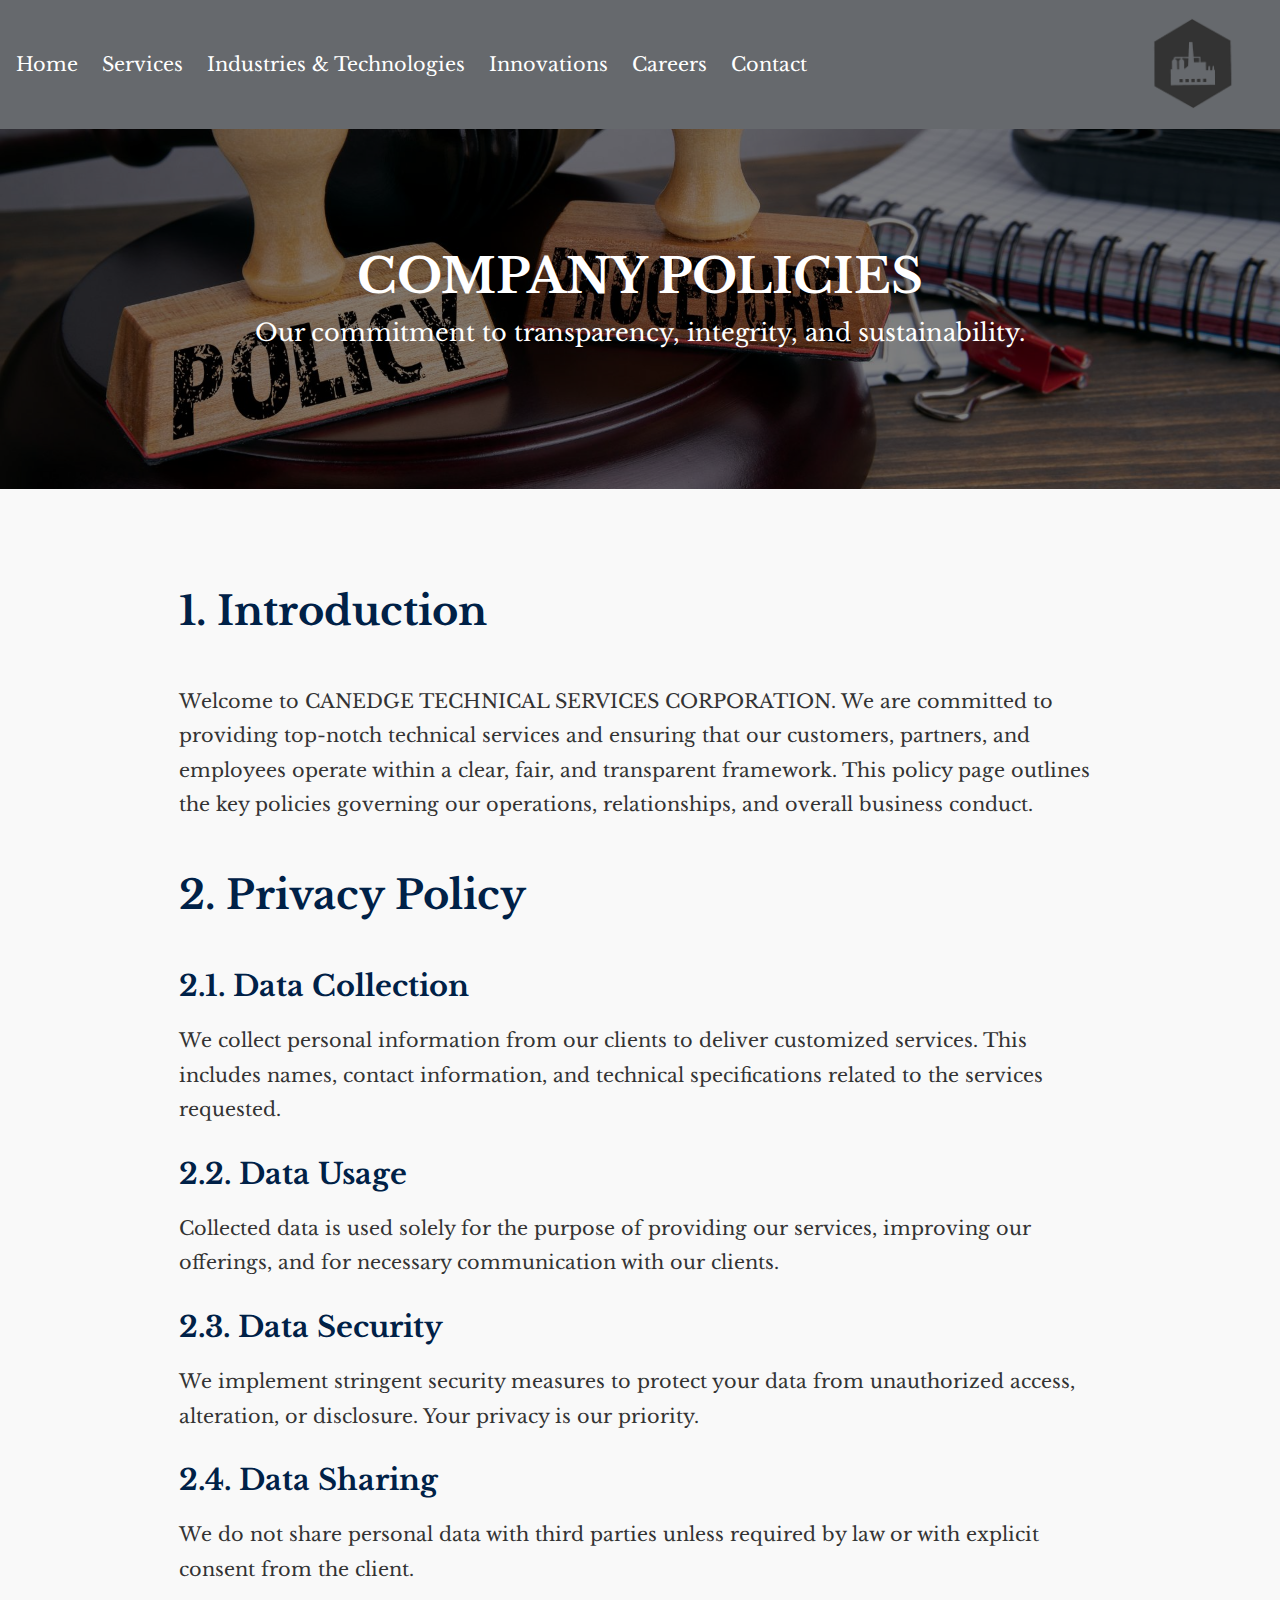
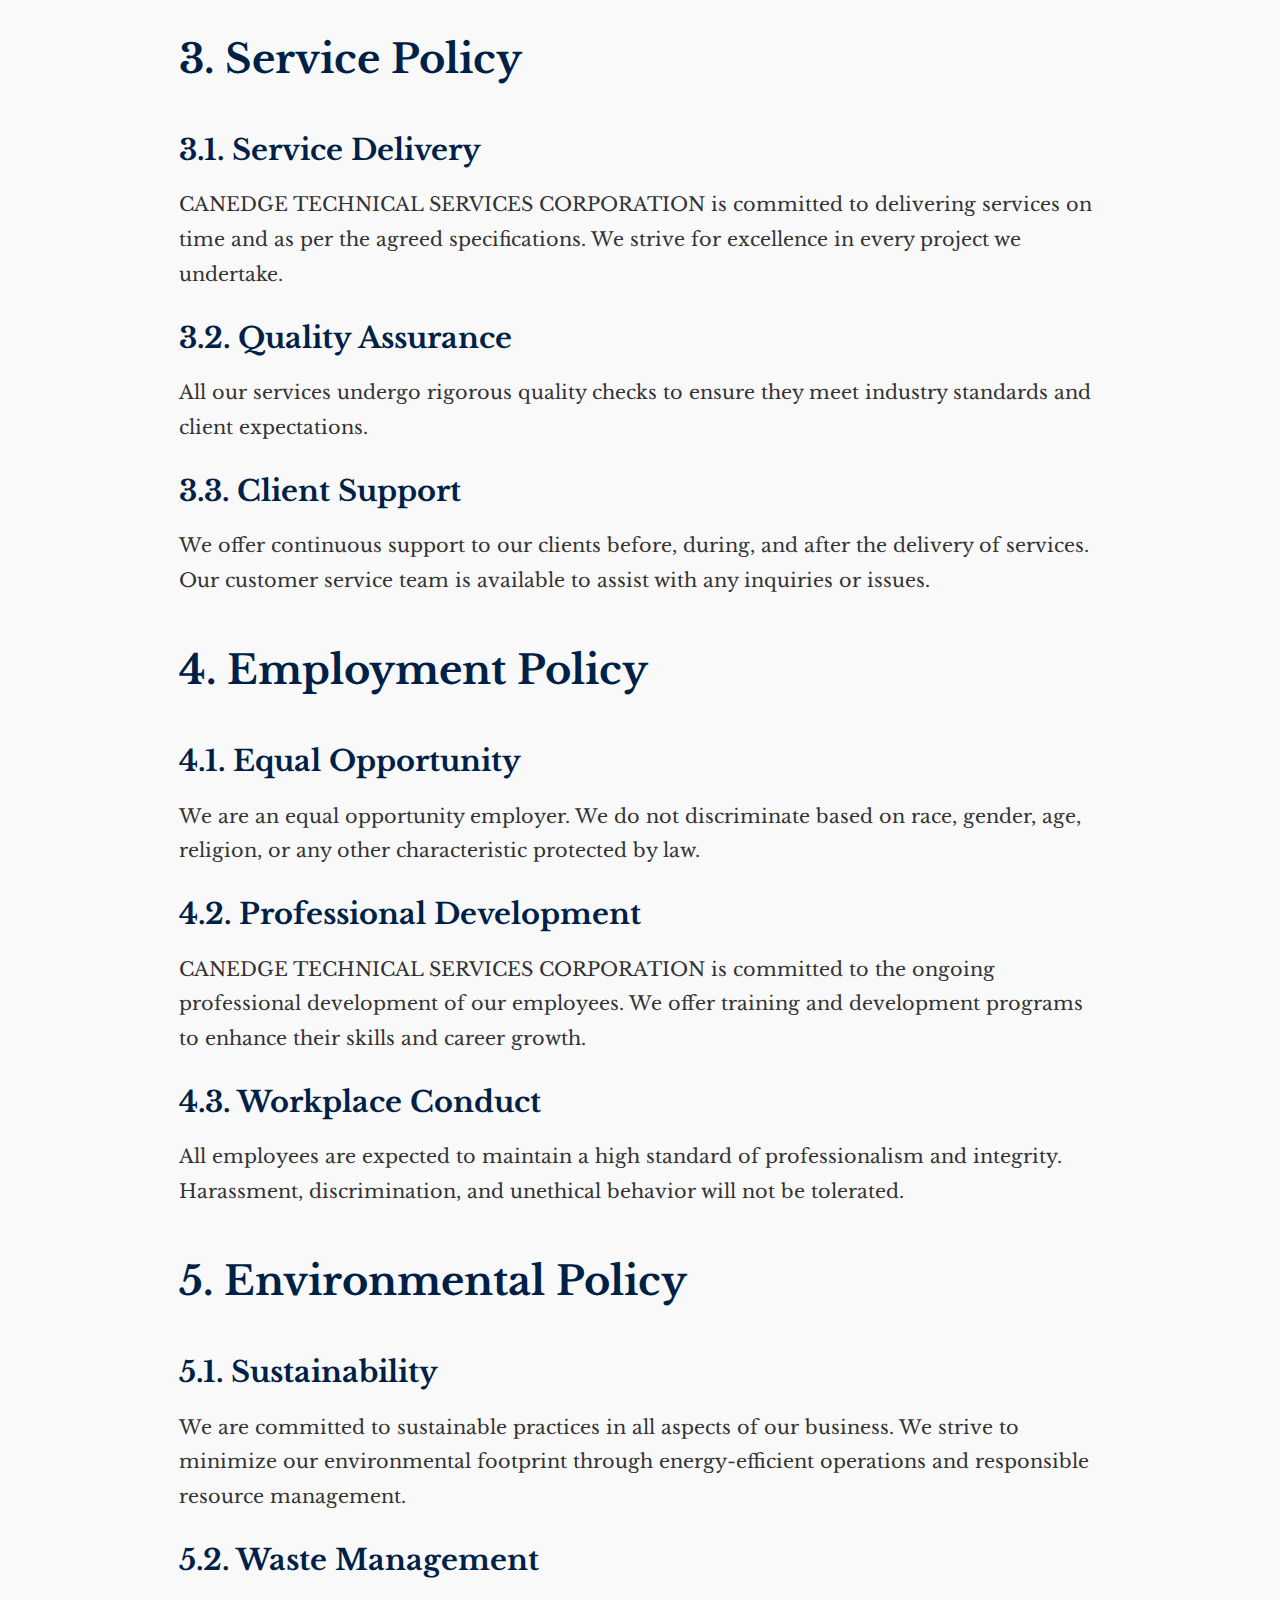
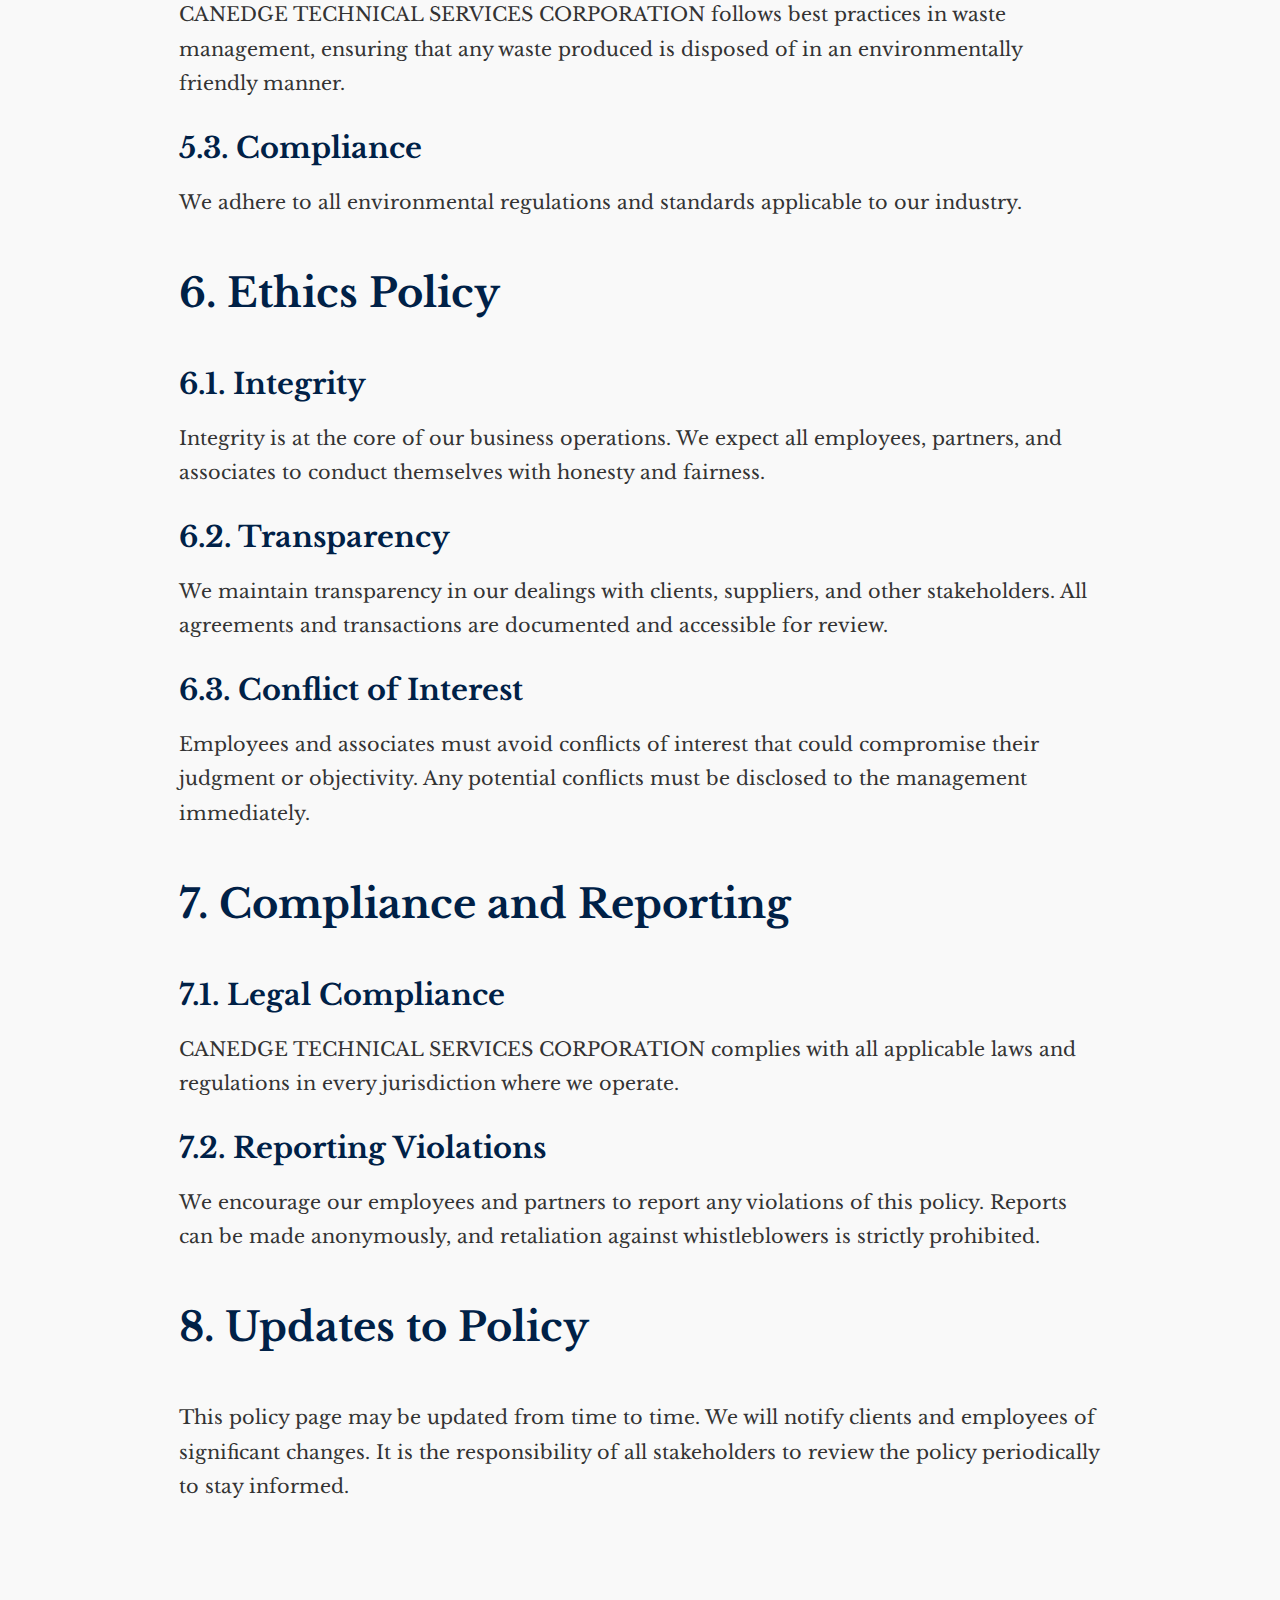
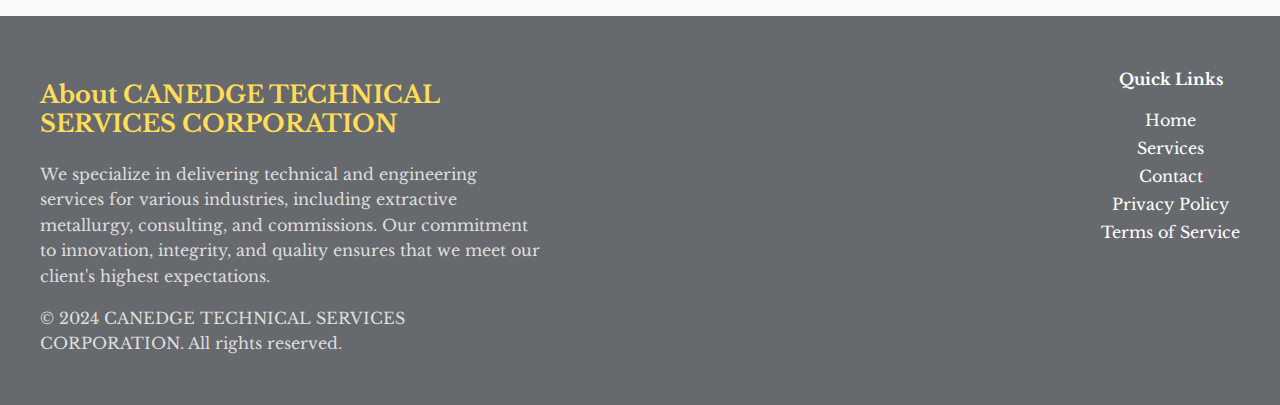
<file: policy.html>
<!DOCTYPE html>
<html lang="en">
<head>
    <meta charset="UTF-8">
    <meta name="viewport" content="width=device-width, initial-scale=1.0">
    <meta name="description" content="CANEDGE TECHNICAL SERVICES CORPORATION Policy Page">
    <title>Company Policies | CANEDGE TECHNICAL SERVICES CORPORATION</title>

    <!-- Include Libre Baskerville Font -->
    <link href="https://fonts.googleapis.com/css2?family=Libre+Baskerville:wght@400;700&display=swap" rel="stylesheet">
    <link rel="stylesheet" href="css/styles.css">

    <style>
        /* General Styles */
        body, html {
            font-family: 'Libre Baskerville', serif;
            margin: 0;
            padding: 0;
            box-sizing: border-box;
            color: #000;
            background-color: #f0f0f0;
        }

        header {
            display: flex;
            justify-content: space-between;
            align-items: center;
            background-color: #66696d;
            padding: 1em;
            position: sticky;
            top: 0;
            z-index: 1000;
        }

        .header-container {
            display: flex;
            justify-content: space-between;
            align-items: center;
            width: 100%;
        }

        .logo-menu {
            max-width: 150px;
        }

        /* Hamburger Menu */
        .hamburger-menu {
            display: none;
            font-size: 2em;
            cursor: pointer;
            color: #fff;
        }

        /* Navigation Menu */
        .nav-links {
            list-style: none;
            display: flex;
            gap: 1.5em;
            margin: 0;
            padding: 0;
        }

        .nav-links a {
            color: #fff;
            text-decoration: none;
            font-size: 1.2em;
            transition: color 0.3s ease;
        }

        .nav-links a:hover {
            color: #ffdd57;
        }

        /* Dropdown Menu Styles */
        .dropdown {
            position: relative;
        }

        .dropdown-content {
            display: none;
            position: absolute;
            background-color: #66696d;
            box-shadow: 0px 8px 16px rgba(0, 0, 0, 0.2);
            min-width: 160px;
            z-index: 1;
        }

        .dropdown-content a {
            color: white;
            padding: 12px 16px;
            text-decoration: none;
            display: block;
        }

        /* Show dropdown content on hover for desktop */
        .dropdown:hover .dropdown-content {
            display: block;
        }

        /* Mobile Styles */
        @media (max-width: 768px) {
            .nav-links {
                display: none;
                flex-direction: column;
                background-color: #66696d;
                position: absolute;
                top: 60px;
                left: 0;
                width: 100%;
                text-align: center;
                padding: 0;
                max-height: 0;
                overflow: hidden;
                opacity: 0;
                transition: max-height 0.5s ease, opacity 0.5s ease;
            }

            .nav-links.show {
                display: flex;
                max-height: 500px;
                opacity: 1;
            }

            .hamburger-menu {
                display: block;
            }

            .header-container {
                justify-content: space-between;
            }
        }

        /* Hero Section */
        .hero-section {
            height: 40vh;
            display: flex;
            align-items: center;
            justify-content: center;
            text-align: center;
            color: #fff;
            background-image: url('videos/policy.jpg');
            background-size: cover;
            background-position: center;
            position: relative;
        }

        .hero-section::after {
            content: "";
            position: absolute;
            top: 0;
            left: 0;
            width: 100%;
            height: 100%;
            background: rgba(0, 0, 0, 0.5);
            z-index: 1;
        }

        .hero-content {
            position: relative;
            z-index: 2;
        }

        .hero-content h1 {
            font-size: 3em;
            margin: 0;
            text-transform: uppercase;
        }

        .hero-content p {
            font-size: 1.5em;
            margin-top: 0.5em;
        }

        /* Policy Section */
        .policy-section {
            padding: 4em 10%;
            background-color: #f9f9f9;
        }

        .policy-section .container {
            max-width: 1200px;
            margin: 0 auto;
        }

        .policy-article {
            margin-bottom: 3em;
        }

        .policy-article h2 {
            font-size: 2.5em;
            margin-bottom: 1.2em;
            color: #002147;
        }

        .policy-article h3 {
            font-size: 1.8em;
            color: #002147;
            margin-top: 1em;
            margin-bottom: 0.5em;
        }

        .policy-article p {
            font-size: 1.2em;
            line-height: 1.8;
            color: #333;
            margin-bottom: 1em;
        }

        /* Footer Styles */
        footer {
            background-color: #66696d;
            color: #fff;
            padding: 2em 0;
            text-align: center;
        }

        footer .footer-content {
            display: flex;
            justify-content: space-between;
            align-items: center;
            flex-wrap: wrap;
            max-width: 1200px;
            margin: 0 auto;
        }

        footer .footer-content nav {
            display: flex;
            gap: 1.5em;
        }

        footer .footer-content p {
            margin: 0;
        }

        /* Responsive Design */
        @media screen and (max-width: 768px) {
            .cta-button {
                font-size: 1em;
            }

            footer .footer-content {
                flex-direction: column;
                text-align: center;
            }

            footer .footer-content nav {
                margin-top: 1em;
            }
        }
    </style>
</head>
<body>
    <header>
        <div class="header-container">
            <!-- Hamburger Menu Icon -->
            <div class="hamburger-menu" aria-label="Toggle navigation" aria-expanded="false" aria-controls="navigation" role="button" tabindex="0">
                &#9776;
            </div>

          <!-- Navigation Menu -->
          <nav id="navigation">
            <ul class="nav-links">
                <li class="dropdown">
                    <a href="index.html" aria-label="Home">Home</a>
                    <div class="dropdown-content">
                        <a href="#about-us">About Us</a>
                    </div>
                </li>
                <li class="dropdown">
                    <a href="services.html" aria-label="Services">Services</a>
                    <div class="dropdown-content">
                        <a href="consult.html">Consulting</a>
                        <a href="ENG.html">Engineering</a>
                        <a href="commision.html">Commissioning</a>
                    </div>
                </li>
                <li class="dropdown">
                    <a href="industries.html" aria-label="Industries & Technologies">Industries & Technologies</a>
                    <div class="dropdown-content">
                        <a href="Medical.html">Medical and Pharmaceuticals</a>
                        <a href="Metal.html">Metallurgy and Mining</a>
                    </div>
                </li>
                <li><a href="startup.html">Innovations</a></li>
                <li><a href="careers.html">Careers</a></li>
                <li><a href="contact.html" aria-label="Contact">Contact</a></li>
            </ul>
        </nav>

            <!-- Logo in the Center -->
            <div class="logo-menu">
                <img src="videos/Transparent.JPEG" alt="Company Logo" class="menu-logo">
            </div>
        </div>
    </header>

    <!-- Main Content -->
    <main>
        <section class="hero-section">
            <div class="hero-content">
                <h1>Company Policies</h1>
                <p>Our commitment to transparency, integrity, and sustainability.</p>
            </div>
        </section>

        <section class="policy-section">
            <div class="container">
                <!-- Introduction -->
                <article class="policy-article">
                    <h2>1. Introduction</h2>
                    <p>Welcome to CANEDGE TECHNICAL SERVICES CORPORATION. We are committed to providing top-notch technical services and ensuring that our customers, partners, and employees operate within a clear, fair, and transparent framework. This policy page outlines the key policies governing our operations, relationships, and overall business conduct.</p>
                </article>

                <!-- Privacy Policy -->
                <article class="policy-article">
                    <h2>2. Privacy Policy</h2>
                    <h3>2.1. Data Collection</h3>
                    <p>We collect personal information from our clients to deliver customized services. This includes names, contact information, and technical specifications related to the services requested.</p>

                    <h3>2.2. Data Usage</h3>
                    <p>Collected data is used solely for the purpose of providing our services, improving our offerings, and for necessary communication with our clients.</p>

                    <h3>2.3. Data Security</h3>
                    <p>We implement stringent security measures to protect your data from unauthorized access, alteration, or disclosure. Your privacy is our priority.</p>

                    <h3>2.4. Data Sharing</h3>
                    <p>We do not share personal data with third parties unless required by law or with explicit consent from the client.</p>
                </article>

                <!-- Service Policy -->
                <article class="policy-article">
                    <h2>3. Service Policy</h2>
                    <h3>3.1. Service Delivery</h3>
                    <p>CANEDGE TECHNICAL SERVICES CORPORATION is committed to delivering services on time and as per the agreed specifications. We strive for excellence in every project we undertake.</p>

                    <h3>3.2. Quality Assurance</h3>
                    <p>All our services undergo rigorous quality checks to ensure they meet industry standards and client expectations.</p>

                    <h3>3.3. Client Support</h3>
                    <p>We offer continuous support to our clients before, during, and after the delivery of services. Our customer service team is available to assist with any inquiries or issues.</p>
                </article>

                <!-- Employment Policy -->
                <article class="policy-article">
                    <h2>4. Employment Policy</h2>
                    <h3>4.1. Equal Opportunity</h3>
                    <p>We are an equal opportunity employer. We do not discriminate based on race, gender, age, religion, or any other characteristic protected by law.</p>

                    <h3>4.2. Professional Development</h3>
                    <p>CANEDGE TECHNICAL SERVICES CORPORATION is committed to the ongoing professional development of our employees. We offer training and development programs to enhance their skills and career growth.</p>

                    <h3>4.3. Workplace Conduct</h3>
                    <p>All employees are expected to maintain a high standard of professionalism and integrity. Harassment, discrimination, and unethical behavior will not be tolerated.</p>
                </article>

                <!-- Environmental Policy -->
                <article class="policy-article">
                    <h2>5. Environmental Policy</h2>
                    <h3>5.1. Sustainability</h3>
                    <p>We are committed to sustainable practices in all aspects of our business. We strive to minimize our environmental footprint through energy-efficient operations and responsible resource management.</p>

                    <h3>5.2. Waste Management</h3>
                    <p>CANEDGE TECHNICAL SERVICES CORPORATION follows best practices in waste management, ensuring that any waste produced is disposed of in an environmentally friendly manner.</p>

                    <h3>5.3. Compliance</h3>
                    <p>We adhere to all environmental regulations and standards applicable to our industry.</p>
                </article>

                <!-- Ethics Policy -->
                <article class="policy-article">
                    <h2>6. Ethics Policy</h2>
                    <h3>6.1. Integrity</h3>
                    <p>Integrity is at the core of our business operations. We expect all employees, partners, and associates to conduct themselves with honesty and fairness.</p>

                    <h3>6.2. Transparency</h3>
                    <p>We maintain transparency in our dealings with clients, suppliers, and other stakeholders. All agreements and transactions are documented and accessible for review.</p>

                    <h3>6.3. Conflict of Interest</h3>
                    <p>Employees and associates must avoid conflicts of interest that could compromise their judgment or objectivity. Any potential conflicts must be disclosed to the management immediately.</p>
                </article>

                <!-- Compliance and Reporting -->
                <article class="policy-article">
                    <h2>7. Compliance and Reporting</h2>
                    <h3>7.1. Legal Compliance</h3>
                    <p>CANEDGE TECHNICAL SERVICES CORPORATION complies with all applicable laws and regulations in every jurisdiction where we operate.</p>

                    <h3>7.2. Reporting Violations</h3>
                    <p>We encourage our employees and partners to report any violations of this policy. Reports can be made anonymously, and retaliation against whistleblowers is strictly prohibited.</p>
                </article>

                <!-- Updates to Policy -->
                <article class="policy-article">
                    <h2>8. Updates to Policy</h2>
                    <p>This policy page may be updated from time to time. We will notify clients and employees of significant changes. It is the responsibility of all stakeholders to review the policy periodically to stay informed.</p>
                </article>
            </div>
        </section>
    </main>

    <footer>
        <div class="footer-container">
            <!-- Company Information -->
            <div class="footer-company-info">
                <h4>About CANEDGE TECHNICAL SERVICES CORPORATION</h4>
                <p>We specialize in delivering technical and engineering services for various industries, including extractive metallurgy, consulting, and commissions. Our commitment to innovation, integrity, and quality ensures that we meet our client's highest expectations.</p>
                <p>&copy; 2024 CANEDGE TECHNICAL SERVICES CORPORATION. All rights reserved.</p>
            </div>
    
<!-- Navigation Links -->
<div class="footer-links">
    <h4 style="color: #fff;">Quick Links</h4>
    <nav>
        <ul>
            <li><a href="index.html" style="color: #fff; text-decoration: none;">Home</a></li>
            <li><a href="services.html" style="color: #fff; text-decoration: none;">Services</a></li>
            <li><a href="contact.html" style="color: #fff; text-decoration: none;">Contact</a></li>
            <li><a href="policy.html" style="color: #fff; text-decoration: none;">Privacy Policy</a></li>
            <li><a href="terms.html" style="color: #fff; text-decoration: none;">Terms of Service</a></li>
        </ul>
    </nav>
</div>

    </footer>

    <script>
        document.addEventListener("DOMContentLoaded", function() {
            const hamburgerMenu = document.querySelector('.hamburger-menu');
            const navLinks = document.querySelector('.nav-links');

            // Toggle the hamburger menu
            hamburgerMenu.addEventListener('click', function() {
                navLinks.classList.toggle('show');
                const isOpen = navLinks.classList.contains('show');
                hamburgerMenu.setAttribute('aria-expanded', isOpen);
            });
        });
    </script>
</body>
</html>
</file>
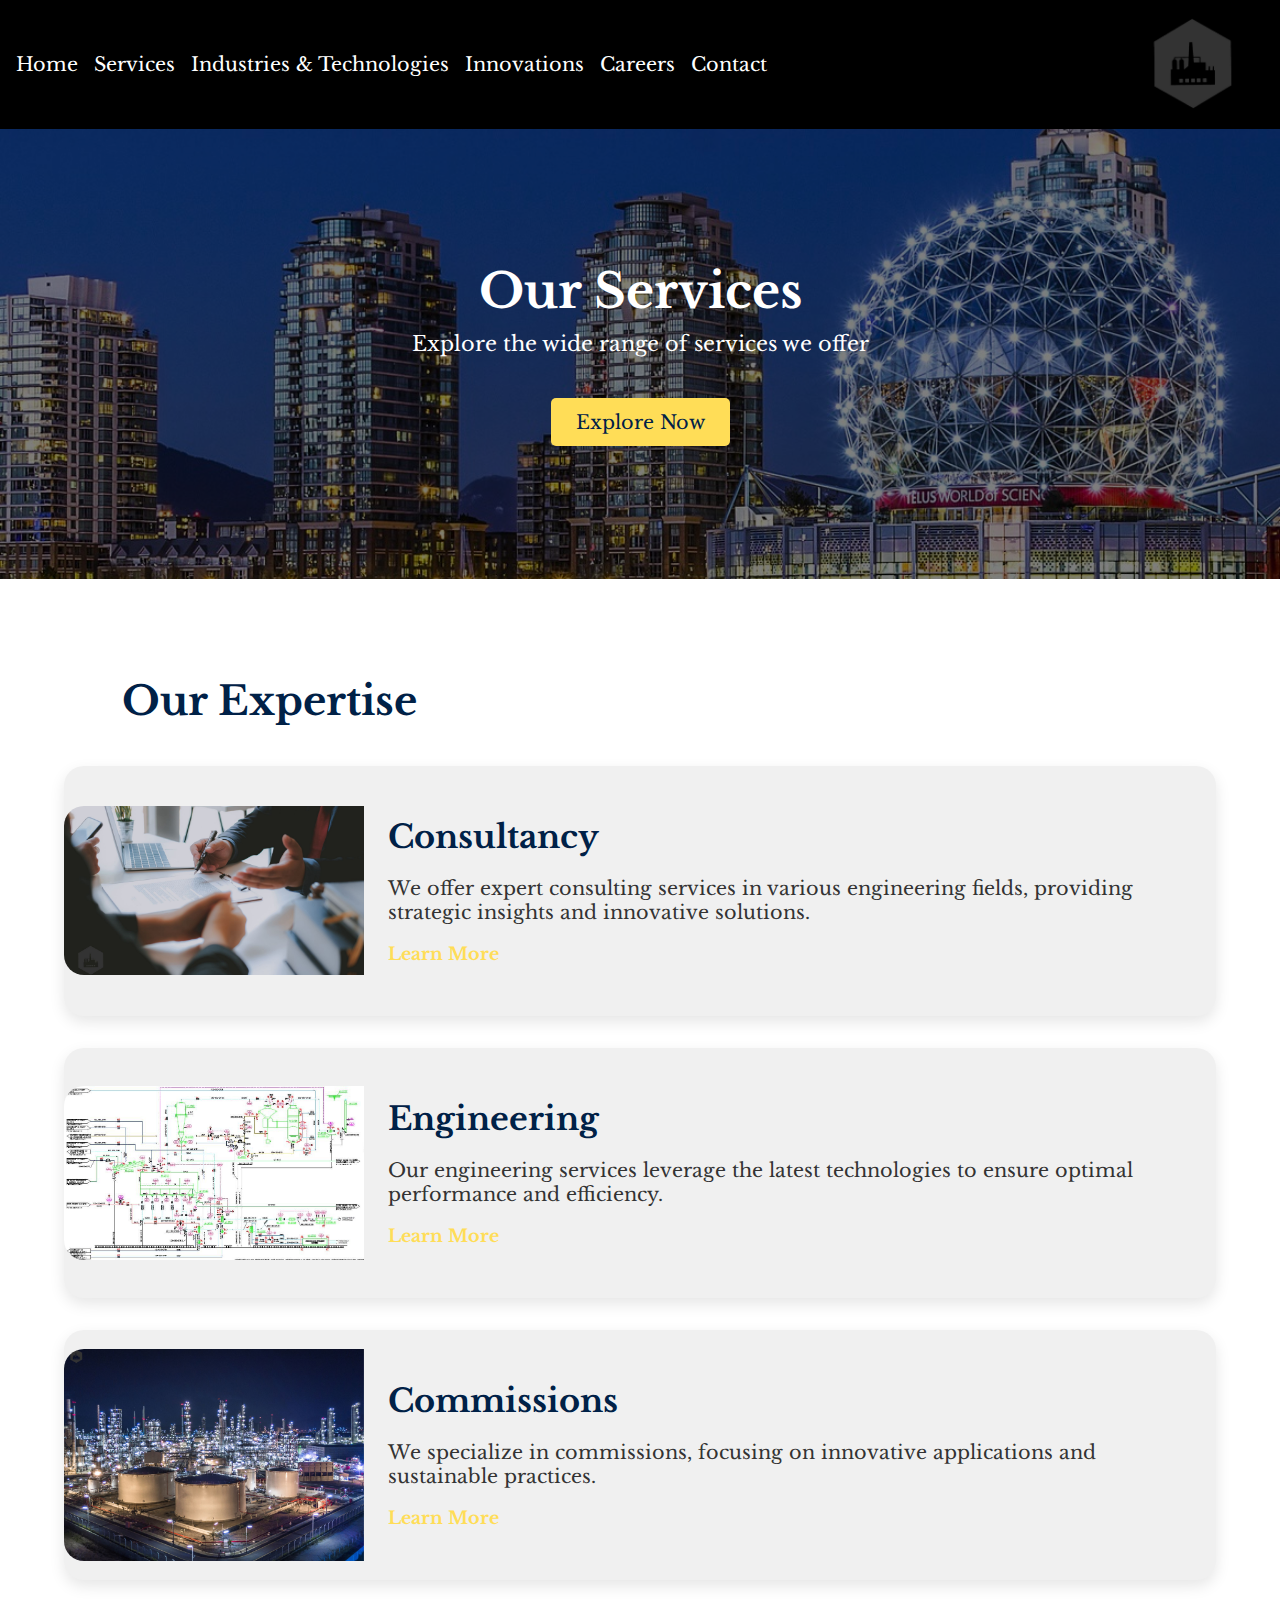
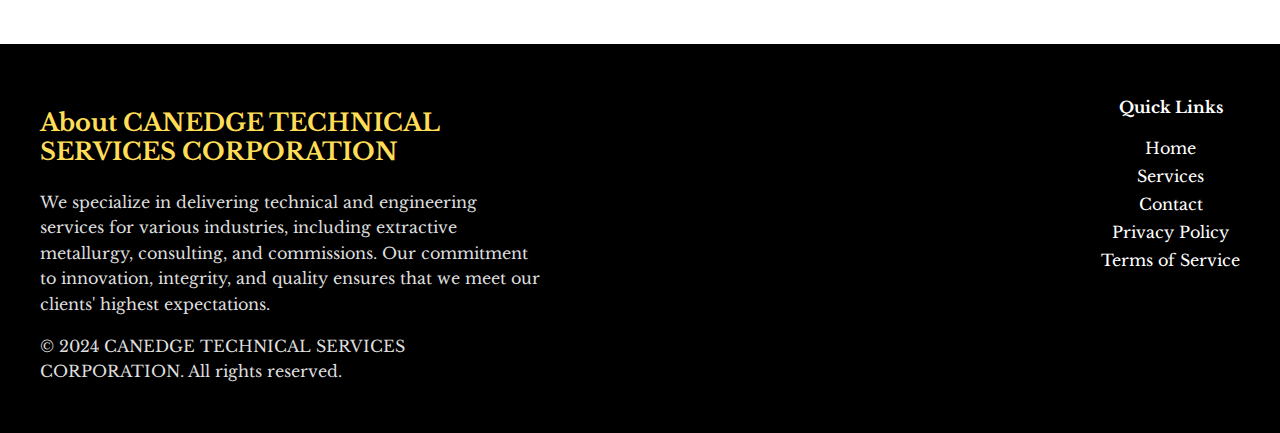
<file: services.html>
<!DOCTYPE html>
<html lang="en">
<head>
  <meta charset="UTF-8" />
  <meta name="viewport" content="width=device-width, initial-scale=1.0" />

  <!-- Primary Meta Tags -->
  <title>Our Services | CANEDGE TECHNICAL SERVICES CORPORATION</title>
  <meta
    name="description"
    content="Explore our specialized engineering, consulting, and commissioning services at CANEDGE TECHNICAL SERVICES CORPORATION, driving innovative solutions across diverse industries."
  />

  <!-- Open Graph (Social Sharing) -->
  <meta
    property="og:title"
    content="Our Services | CANEDGE TECHNICAL SERVICES CORPORATION"
  />
  <meta
    property="og:description"
    content="Discover how CANEDGE delivers engineering, consulting, and commissioning solutions, tailored for efficiency and innovation."
  />
  <!-- Optional OG image -->
  <meta property="og:image" content="https://www.yoursite.com/images/services-opengraph.jpg" />
  <meta property="og:url" content="https://www.yoursite.com/services.html" />
  <meta property="og:type" content="website" />

  <!-- Canonical Link -->
  <link rel="canonical" href="https://www.yoursite.com/services.html" />

  <!-- Preconnect & Google Fonts -->
  <link rel="preconnect" href="https://fonts.googleapis.com" />
  <link rel="preconnect" href="https://fonts.gstatic.com" crossorigin />
  <link
    href="https://fonts.googleapis.com/css2?family=Libre+Baskerville:wght@400;700&display=swap"
    rel="stylesheet"
  />

  <!-- External CSS (Same as index) -->
  <link rel="stylesheet" href="css/styles.css" />

  <!-- JSON-LD (Optional) -->
  <script type="application/ld+json">
  {
    "@context": "https://schema.org",
    "@type": "Organization",
    "name": "CANEDGE TECHNICAL SERVICES CORPORATION",
    "url": "https://www.yoursite.com/",
    "logo": "https://www.yoursite.com/images/logo.png",
    "description": "CANEDGE specializes in engineering, consulting, and commissioning services for clean energy, metallurgy, and medical industries.",
    "foundingLocation": "Vancouver, BC, Canada",
    "contactPoint": {
      "@type": "ContactPoint",
      "telephone": "+1-123-456-7890",
      "contactType": "Customer Support"
    }
  }
  </script>
</head>
<body>

  <!-- Skip to Content Link -->
  <a href="#main-content" class="skip-to-content">Skip to main content</a>

  <!-- HEADER -->
  <header>
    <div class="header-container">

      <!-- Hamburger Menu (Left) -->
      <div
        class="hamburger-menu"
        aria-label="Toggle navigation"
        aria-expanded="false"
        aria-controls="navigation"
        role="button"
        tabindex="0"
      >
        &#9776;
      </div>

      <!-- Navigation (Center) -->
      <nav id="navigation">
        <ul class="nav-links">
          <li class="dropdown">
            <a href="index.html" aria-label="Home">Home</a>
            <div class="dropdown-content">
              <a href="index.html#about-us">About Us</a>
            </div>
          </li>
          <li class="dropdown">
            <a href="services.html" aria-label="Services">Services</a>
            <div class="dropdown-content">
              <a href="consult.html">Consulting</a>
              <a href="ENG.html">Engineering</a>
              <!-- Single 's' as requested: commision.html -->
              <a href="commision.html">Commissioning</a>
            </div>
          </li>
          <li class="dropdown">
            <a
              href="industries.html"
              aria-label="Industries &amp; Technologies"
            >
              Industries &amp; Technologies
            </a>
            <div class="dropdown-content">
              <a href="Medical.html">Medical &amp; Pharmaceuticals</a>
              <a href="Metal.html">Metallurgy &amp; Mining</a>
            </div>
          </li>
          <li><a href="startup.html">Innovations</a></li>
          <li><a href="careers.html">Careers</a></li>
          <li><a href="contact.html" aria-label="Contact">Contact</a></li>
        </ul>
      </nav>

      <!-- Logo (Right) -->
      <div class="logo-menu">
        <img
          src="videos/Transparent.JPEG"
          alt="CANEDGE Logo"
          class="menu-logo"
        />
      </div>
    </div>
  </header>

  <!-- MAIN CONTENT -->
  <main id="main-content">

    <!-- HERO SECTION (Restored Background "Serviceback.jpg") -->
    <section
      class="hero-section"
      style="
        background-image: url('videos/Serviceback.jpg');
        background-size: cover;
        background-position: center;
        position: relative;
      "
    >
      <!-- Dark overlay using hero-section::after in CSS (if you want) -->
      <div class="hero-content">
        <h1>Our Services</h1>
        <p>Explore the wide range of services we offer</p>
        <a href="#services" class="cta-button">Explore Now</a>
      </div>
    </section>

    <!-- SERVICES SECTION -->
    <section class="services-section" id="services">
      <div class="container">
        <h2>Our Expertise</h2>
        <div class="service-grid">

          <!-- Consulting -->
          <div class="service-item">
            <img
              src="videos/Consultant.jpg"
              alt="Consulting Service"
              class="service-image"
            />
            <div class="service-content">
              <h3 class="service-title">Consultancy</h3>
              <div class="service-info">
                <p>
                  We offer expert consulting services in various engineering
                  fields, providing strategic insights and innovative solutions.
                </p>
                <a href="consult.html">Learn More</a>
              </div>
            </div>
          </div>

          <!-- Engineering -->
          <div class="service-item">
            <img
              src="videos/engineering.jpg"
              alt="Engineering Service"
              class="service-image"
            />
            <div class="service-content">
              <h3 class="service-title">Engineering</h3>
              <div class="service-info">
                <p>
                  Our engineering services leverage the latest technologies to
                  ensure optimal performance and efficiency.
                </p>
                <a href="ENG.html">Learn More</a>
              </div>
            </div>
          </div>

          <!-- Commissions -->
          <div class="service-item">
            <img
              src="videos/Materials.jpg"
              alt="Commissions Service"
              class="service-image"
            />
            <div class="service-content">
              <h3 class="service-title">Commissions</h3>
              <div class="service-info">
                <p>
                  We specialize in commissions, focusing on innovative
                  applications and sustainable practices.
                </p>
                <a href="commision.html">Learn More</a>
              </div>
            </div>
          </div>

        </div>
      </div>
    </section>

  </main>

  <!-- FOOTER -->
  <footer>
    <div class="footer-container">
      <!-- Company Info -->
      <div class="footer-company-info">
        <h4>About CANEDGE TECHNICAL SERVICES CORPORATION</h4>
        <p>
          We specialize in delivering technical and engineering services for
          various industries, including extractive metallurgy, consulting, and
          commissions. Our commitment to innovation, integrity, and quality
          ensures that we meet our clients' highest expectations.
        </p>
        <p>&copy; 2024 CANEDGE TECHNICAL SERVICES CORPORATION. All rights reserved.</p>
      </div>

      <!-- Footer Quick Links -->
      <div class="footer-links">
        <h4 style="color: #fff;">Quick Links</h4>
        <nav>
          <ul>
            <li>
              <a href="index.html" style="color: #fff; text-decoration: none;"
                >Home</a
              >
            </li>
            <li>
              <a href="services.html" style="color: #fff; text-decoration: none;"
                >Services</a
              >
            </li>
            <li>
              <a href="contact.html" style="color: #fff; text-decoration: none;"
                >Contact</a
              >
            </li>
            <li>
              <a href="policy.html" style="color: #fff; text-decoration: none;"
                >Privacy Policy</a
              >
            </li>
            <li>
              <a href="terms.html" style="color: #fff; text-decoration: none;"
                >Terms of Service</a
              >
            </li>
          </ul>
        </nav>
      </div>
    </div>
  </footer>

  <!-- External JavaScript -->
  <script src="js/scripts.js"></script>
</body>
</html>
</file>
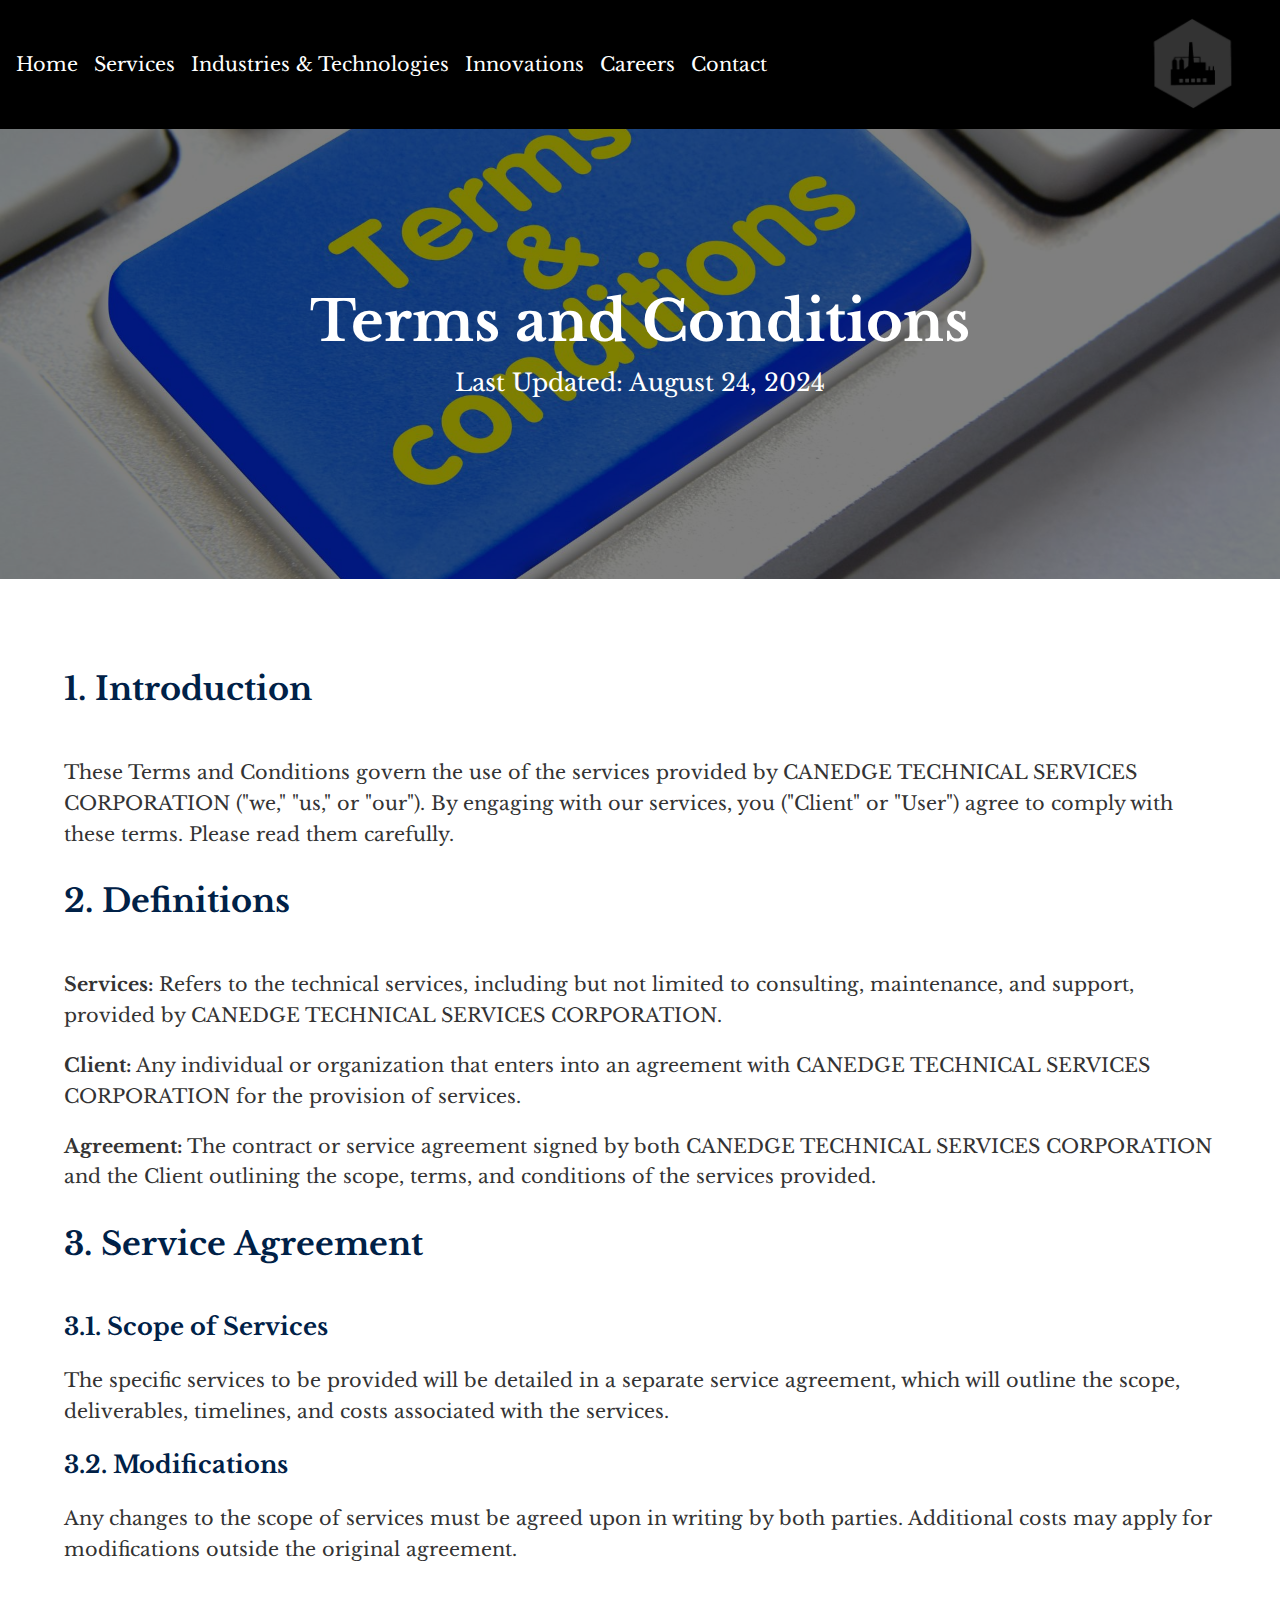
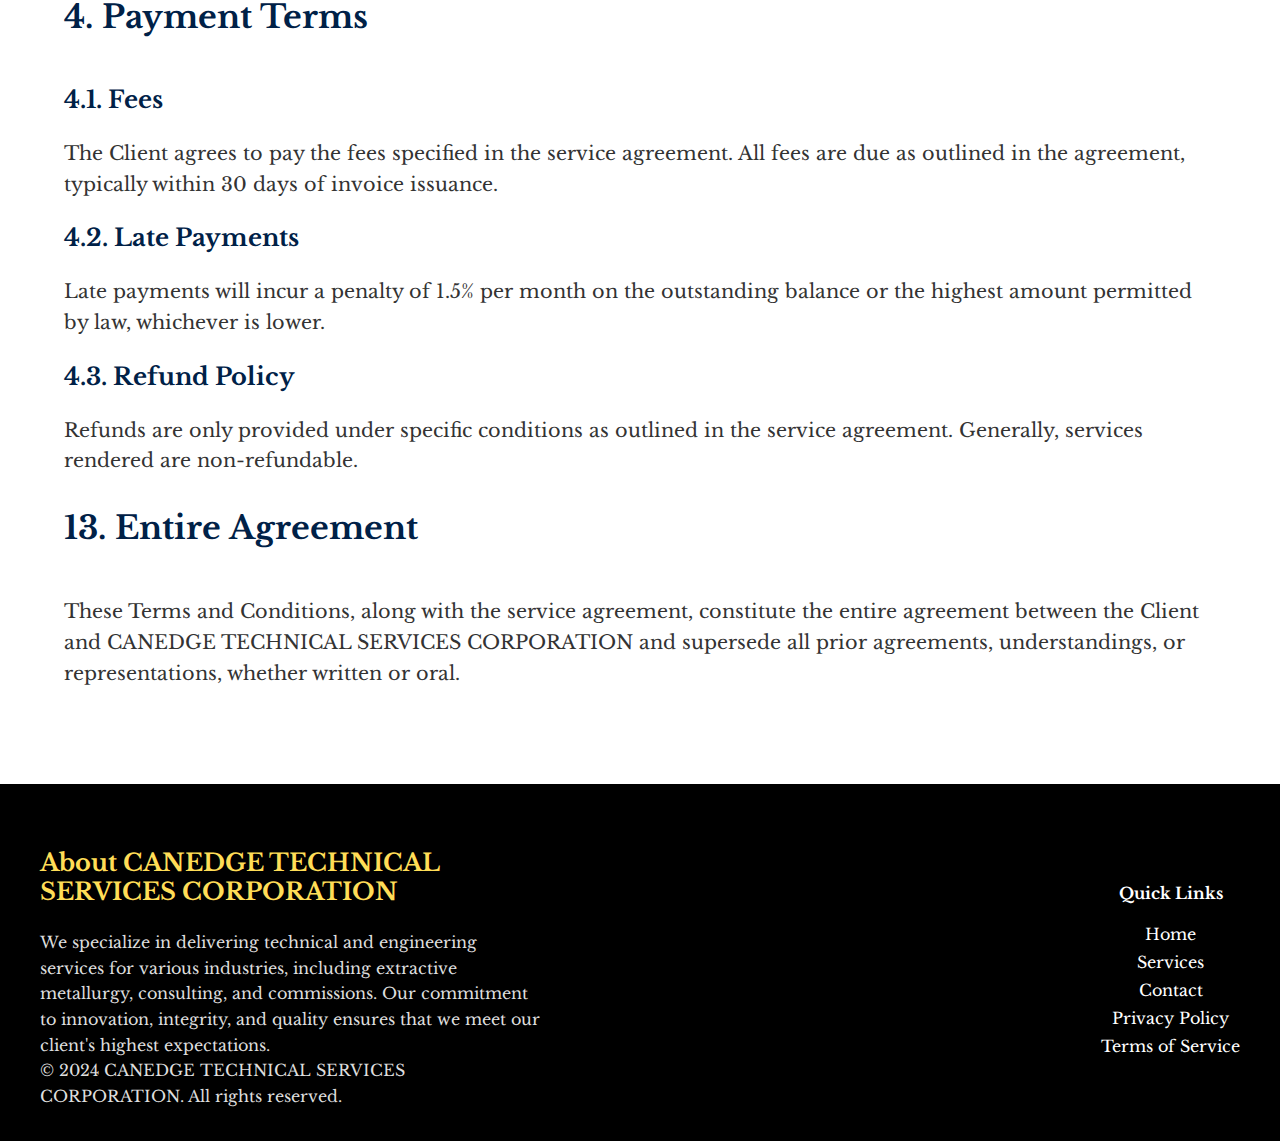
<file: terms.html>
<!DOCTYPE html>
<html lang="en">
<head>
    <meta charset="UTF-8">
    <meta name="viewport" content="width=device-width, initial-scale=1.0">
    <meta name="description" content="Terms and Conditions for CANEDGE TECHNICAL SERVICES CORPORATION">
    <title>Terms and Conditions</title>

    <!-- Include Libre Baskerville Font -->
    <link href="https://fonts.googleapis.com/css2?family=Libre+Baskerville:wght@400;700&display=swap" rel="stylesheet">
    <link rel="stylesheet" href="css/styles.css">

    <style>
        /* General Styles */
        body, html {
            font-family: 'Libre Baskerville', serif;
            margin: 0;
            padding: 0;
            box-sizing: border-box;
            color: #000;
            background-color: #f0f0f0;
            scroll-behavior: smooth;
        }

        header {
            display: flex;
            justify-content: space-between;
            align-items: center;
            background-color: #000000;
            padding: 1em;
            position: sticky;
            top: 0;
            z-index: 1000;
        }

        .header-container {
            display: flex;
            justify-content: space-between;
            align-items: center;
            width: 100%;
        }

        .logo-menu {
            max-width: 150px;
        }

        /* Hamburger Menu */
        .hamburger-menu {
            display: none;
            font-size: 2em;
            cursor: pointer;
            color: #fff;
        }

        /* Navigation Menu */
        .nav-links {
            list-style: none;
            display: flex;
            margin: 0;
            padding: 0;
        }

        .nav-links a {
            color: #fff;
            text-decoration: none;
            font-size: 1.2em;
            transition: color 0.3s ease;
        }

        .nav-links a:hover {
            color: #bbb;
        }

        /* Dropdown Menu Styles */
        .dropdown {
            position: relative;
        }

        .dropdown-content {
            display: none;
            position: absolute;
            background-color: #000;
            padding: 0.5em 0;
            flex-direction: column;
            min-width: 160px;
            z-index: 1;
        }

        .dropdown-content a {
            display: block;
            color: #fff;
            padding: 10px;
            text-align: left;
        }

        .dropdown-content a:hover {
            background-color: #444;
        }

        /* Show dropdown content on hover for desktop */
        .dropdown:hover .dropdown-content {
            display: block;
        }

        /* Mobile Styles */
        @media (max-width: 768px) {
            .nav-links {
                display: none;
                flex-direction: column;
                background-color: #000;
                position: absolute;
                top: 60px;
                left: 0;
                width: 100%;
                text-align: center;
                padding: 0;
                max-height: 0;
                overflow: hidden;
                opacity: 0;
                transition: max-height 0.5s ease, opacity 0.5s ease;
            }

            .nav-links.show {
                display: flex;
                max-height: 500px;
                opacity: 1;
            }

            .hamburger-menu {
                display: block;
            }

            .header-container {
                justify-content: space-between;
            }

            .dropdown-content {
                position: relative;
                width: 100%;
                display: none;
            }

            .dropdown.active .dropdown-content {
                display: block;
            }
        }

        /* Hero Section */
        .hero-section {
            height: 50vh;
            display: flex;
            align-items: center;
            justify-content: center;
            text-align: center;
            color: #fff;
            background-image: url('videos/TERMS.jpg');
            background-size: cover;
            background-position: center;
            position: relative;
        }

        .hero-section::after {
            content: "";
            position: absolute;
            top: 0;
            left: 0;
            width: 100%;
            height: 100%;
            background: rgba(0, 0, 0, 0.5);
            z-index: 1;
        }

        .hero-content {
            position: relative;
            z-index: 2;
            padding: 2em;
            border-radius: 10px;
        }

        .hero-content h1 {
            font-size: 3.5em;
            margin: 0;
        }

        .hero-content p {
            font-size: 1.5em;
            margin-top: 0.5em;
        }

        /* Terms Section */
        .terms-section {
            padding: 4em 0;
            background-color: #fff;
        }

        .terms-section h2 {
            font-size: 2.5em;
            color: #002147;
            margin-bottom: 1.5em;
        }

        .container {
            width: 90%;
            max-width: 1200px;
            margin: 0 auto;
        }

        .terms-article {
            margin-bottom: 2em;
        }

        .terms-article h2 {
            font-size: 2em;
            color: #002147;
        }

        .terms-article h3 {
            font-size: 1.5em;
            color: #002147;
        }

        .terms-article p {
            font-size: 1.2em;
            color: #333;
            line-height: 1.6;
        }

        /* Footer Styles */
        footer {
            background-color: #000000;
            color: #fff;
            padding: 2em 0;
            text-align: center;
        }

        footer .footer-container {
            display: flex;
            justify-content: space-between;
            align-items: center;
            flex-wrap: wrap;
            max-width: 1200px;
            margin: 0 auto;
        }

        footer .footer-container nav {
            display: flex;
            gap: 1.5em;
        }

        footer .footer-container p {
            margin: 0;
        }

        @media screen and (max-width: 768px) {
            .cta-button {
                font-size: 1em;
            }

            footer .footer-container {
                flex-direction: column;
                text-align: center;
            }

            footer .footer-container nav {
                margin-top: 1em;
            }
        }
    </style>
</head>
<body>
    <header>
        <div class="header-container">
            <!-- Hamburger Menu Icon -->
            <div class="hamburger-menu" aria-label="Toggle navigation" aria-expanded="false" aria-controls="navigation" role="button" tabindex="0">
                &#9776;
            </div>

          <!-- Navigation Menu -->
          <nav id="navigation">
            <ul class="nav-links">
                <li class="dropdown">
                    <a href="index.html" aria-label="Home">Home</a>
                    <div class="dropdown-content">
                        <a href="#about-us">About Us</a>
                    </div>
                </li>
                <li class="dropdown">
                    <a href="services.html" aria-label="Services">Services</a>
                    <div class="dropdown-content">
                        <a href="consult.html">Consulting</a>
                        <a href="ENG.html">Engineering</a>
                        <a href="commision.html">Commissioning</a>
                    </div>
                </li>
                <li class="dropdown">
                    <a href="industries.html" aria-label="Industries & Technologies">Industries & Technologies</a>
                    <div class="dropdown-content">
                        <a href="Medical.html">Medical and Pharmaceuticals</a>
                        <a href="Metal.html">Metallurgy and Mining</a>
                    </div>
                </li>
                <li><a href="startup.html">Innovations</a></li>
                <li><a href="careers.html">Careers</a></li>
                <li><a href="contact.html" aria-label="Contact">Contact</a></li>
            </ul>
        </nav>

            <!-- Logo in the Center -->
            <div class="logo-menu">
                <img src="videos/Transparent.JPEG" alt="Company Logo" class="menu-logo">
            </div>
        </div>
    </header>

    <!-- Hero Section -->
    <section class="hero-section">
        <div class="hero-content">
            <h1>Terms and Conditions</h1>
            <p>Last Updated: August 24, 2024</p>
        </div>
    </section>

    <!-- Terms Section -->
    <section class="terms-section">
        <div class="container">
            <article class="terms-article">
                <h2>1. Introduction</h2>
                <p>These Terms and Conditions govern the use of the services provided by CANEDGE TECHNICAL SERVICES CORPORATION ("we," "us," or "our"). By engaging with our services, you ("Client" or "User") agree to comply with these terms. Please read them carefully.</p>
            </article>

            <article class="terms-article">
                <h2>2. Definitions</h2>
                <p><strong>Services:</strong> Refers to the technical services, including but not limited to consulting, maintenance, and support, provided by CANEDGE TECHNICAL SERVICES CORPORATION.</p>
                <p><strong>Client:</strong> Any individual or organization that enters into an agreement with CANEDGE TECHNICAL SERVICES CORPORATION for the provision of services.</p>
                <p><strong>Agreement:</strong> The contract or service agreement signed by both CANEDGE TECHNICAL SERVICES CORPORATION and the Client outlining the scope, terms, and conditions of the services provided.</p>
            </article>

            <article class="terms-article">
                <h2>3. Service Agreement</h2>
                <h3>3.1. Scope of Services</h3>
                <p>The specific services to be provided will be detailed in a separate service agreement, which will outline the scope, deliverables, timelines, and costs associated with the services.</p>
                <h3>3.2. Modifications</h3>
                <p>Any changes to the scope of services must be agreed upon in writing by both parties. Additional costs may apply for modifications outside the original agreement.</p>
            </article>

            <article class="terms-article">
                <h2>4. Payment Terms</h2>
                <h3>4.1. Fees</h3>
                <p>The Client agrees to pay the fees specified in the service agreement. All fees are due as outlined in the agreement, typically within 30 days of invoice issuance.</p>
                <h3>4.2. Late Payments</h3>
                <p>Late payments will incur a penalty of 1.5% per month on the outstanding balance or the highest amount permitted by law, whichever is lower.</p>
                <h3>4.3. Refund Policy</h3>
                <p>Refunds are only provided under specific conditions as outlined in the service agreement. Generally, services rendered are non-refundable.</p>
            </article>

            <article class="terms-article">
                <h2>13. Entire Agreement</h2>
                <p>These Terms and Conditions, along with the service agreement, constitute the entire agreement between the Client and CANEDGE TECHNICAL SERVICES CORPORATION and supersede all prior agreements, understandings, or representations, whether written or oral.</p>
            </article>
        </div>
    </section>

    <!-- Footer -->
    <footer>
        <div class="footer-container">
            <!-- Company Information -->
            <div class="footer-company-info">
                <h4>About CANEDGE TECHNICAL SERVICES CORPORATION</h4>
                <p>We specialize in delivering technical and engineering services for various industries, including extractive metallurgy, consulting, and commissions. Our commitment to innovation, integrity, and quality ensures that we meet our client's highest expectations.</p>
                <p>&copy; 2024 CANEDGE TECHNICAL SERVICES CORPORATION. All rights reserved.</p>
            </div>

<!-- Navigation Links -->
<div class="footer-links">
    <h4 style="color: #fff;">Quick Links</h4>
    <nav>
        <ul>
            <li><a href="index.html" style="color: #fff; text-decoration: none;">Home</a></li>
            <li><a href="services.html" style="color: #fff; text-decoration: none;">Services</a></li>
            <li><a href="contact.html" style="color: #fff; text-decoration: none;">Contact</a></li>
            <li><a href="policy.html" style="color: #fff; text-decoration: none;">Privacy Policy</a></li>
            <li><a href="terms.html" style="color: #fff; text-decoration: none;">Terms of Service</a></li>
        </ul>
    </nav>
</div>

    </footer>

    <script>
        document.addEventListener("DOMContentLoaded", function() {
            const hamburgerMenu = document.querySelector('.hamburger-menu');
            const navLinks = document.querySelector('.nav-links');
            const dropdowns = document.querySelectorAll('.dropdown');
            let slideIndex = 0;

            // Toggle the hamburger menu
            function toggleMenu() {
                const isOpen = navLinks.classList.contains('show');
                if (isOpen) {
                    navLinks.classList.remove('show');
                    hamburgerMenu.setAttribute('aria-expanded', 'false');
                } else {
                    navLinks.classList.add('show');
                    hamburgerMenu.setAttribute('aria-expanded', 'true');
                }
            }

            // Toggle menu with click and keyboard (Enter/Space)
            hamburgerMenu.addEventListener('click', toggleMenu);
            hamburgerMenu.addEventListener('keydown', function(e) {
                if (e.key === 'Enter' || e.key === ' ') {
                    e.preventDefault();
                    toggleMenu();
                }
            });

            // Close menu when clicking outside
            document.addEventListener('click', function(event) {
                if (!event.target.closest('.hamburger-menu') && !event.target.closest('.nav-links')) {
                    navLinks.classList.remove('show');
                    hamburgerMenu.setAttribute('aria-expanded', 'false');
                }
            });

            // Close menu with 'Esc' key
            document.addEventListener('keydown', function(e) {
                if (e.key === 'Escape' && navLinks.classList.contains('show')) {
                    navLinks.classList.remove('show');
                    hamburgerMenu.setAttribute('aria-expanded', 'false');
                }
            });

            // Dropdowns: only one open at a time, clicking links should work
            dropdowns.forEach(dropdown => {
                const trigger = dropdown.querySelector('a');
                const dropdownContent = dropdown.querySelector('.dropdown-content');

                // Toggle submenu on click (only on mobile)
                trigger.addEventListener('click', function(event) {
                    const isMobile = window.innerWidth <= 768;

                    if (isMobile) {
                        event.preventDefault(); // Prevent navigation on mobile when expanding submenus

                        dropdowns.forEach(otherDropdown => {
                            const otherContent = otherDropdown.querySelector('.dropdown-content');
                            if (otherContent !== dropdownContent) {
                                otherContent.classList.remove('show');
                                otherDropdown.classList.remove('active');
                            }
                        });

                        // Toggle the clicked dropdown's content
                        dropdownContent.classList.toggle('show');
                        dropdown.classList.toggle('active');
                    }
                });
            });
        });
    </script>
</body>
</html>
</file>
<file: css/styles.css>
/* --------------------------------------------
   Root Variables
-------------------------------------------- */
:root {
    --font-family: 'Libre Baskerville', serif;
    --color-white: #fff;
    --color-black: #000;
    --color-primary: #002147;
    --color-secondary: #ffdd57;
    --color-gray: #000; /* black background for header/footer */
    --color-light-gray: #ddd;
    --color-dark-gray: #333;
    --color-hover-gray: #bbb;
    --color-background: #000; /* overall site background if used */
  }
  
  /* --------------------------------------------
     Base & General
  -------------------------------------------- */
  html, body {
    font-family: var(--font-family);
    margin: 0;
    padding: 0;
    box-sizing: border-box;
    color: var(--color-black);
    background-color: var(--color-background);
    scroll-behavior: smooth;
    overflow-x: hidden; /* prevent horizontal scroll */
  }
  
  *,
  *::before,
  *::after {
    box-sizing: inherit;
  }
  
  /* --------------------------------------------
     Skip to Content (Accessibility)
  -------------------------------------------- */
  .skip-to-content {
    position: absolute;
    left: -999px;
    top: auto;
    width: 1px;
    height: 1px;
    overflow: hidden;
  }
  .skip-to-content:focus {
    position: static;
    width: auto;
    height: auto;
    background-color: var(--color-primary);
    color: var(--color-white);
    padding: 0.5em;
    text-decoration: none;
    z-index: 9999;
  }
  
  /* --------------------------------------------
     Header & Navigation
  -------------------------------------------- */
  header {
    background-color: var(--color-gray);
    padding: 1em;
    position: sticky;
    top: 0;
    z-index: 1000;
  }
  .header-container {
    display: flex;
    justify-content: space-between;
    align-items: center;
  }
  
  .hamburger-menu {
    display: none; /* hidden on desktop */
    font-size: 2em;
    cursor: pointer;
    color: var(--color-white);
  }
  .logo-menu img {
    max-width: 150px;
    height: auto;
  }
  
  /* Nav Links */
  .nav-links {
    list-style: none;
    display: flex;
    margin: 0;
    padding: 0;
    gap: 1em;
  }
  .nav-links a {
    color: var(--color-white);
    text-decoration: none;
    font-size: 1.2em;
    transition: color 0.3s ease;
  }
  .nav-links a:hover {
    color: var(--color-hover-gray);
  }
  
  /* Dropdown (desktop hover) */
  .dropdown {
    position: relative;
  }
  .dropdown-content {
    display: none;
    position: absolute;
    top: 100%;
    left: 0;
    background-color: var(--color-gray);
    padding: 0.5em 0;
    min-width: 160px;
    z-index: 999;
  }
  .dropdown-content a {
    display: block;
    color: #fff;
    padding: 10px;
    text-align: left;
    text-decoration: none;
  }
  .dropdown-content a:hover {
    background-color: #444;
  }
  
  /* Desktop: hover reveals dropdown */
  @media (min-width: 769px) {
    .dropdown:hover .dropdown-content {
      display: block;
    }
  }
  
  /* Mobile Nav */
  @media (max-width: 768px) {
    .hamburger-menu {
      display: block;
    }
    .nav-links {
      display: none;
      flex-direction: column;
      background-color: #000;
      position: absolute;
      top: 60px;
      left: 0;
      width: 100%;
      text-align: center;
      max-height: 0;
      overflow: hidden;
      opacity: 0;
      transition: max-height 0.5s ease, opacity 0.5s ease;
    }
    .nav-links.show {
      display: flex;
      max-height: 500px; /* enough to show all links */
      opacity: 1;
    }
    .dropdown-content {
      position: relative;
      background-color: #000;
      width: 100%;
    }
    .dropdown.active .dropdown-content {
      display: block;
    }
  }
  
  /* --------------------------------------------
     Full Video Container (Optional)
  -------------------------------------------- */
  .full-video-container {
    position: relative;
    width: 100%;
    min-height: 100vh;
    overflow: hidden;
  }
  .bg-video {
    position: absolute;
    top: 0; 
    left: 0;
    width: 100%;
    height: 100%;
    object-fit: cover;
    z-index: -1; /* behind everything else */
  }
  
  /* --------------------------------------------
     Generic Hero Layout
  -------------------------------------------- */
  .hero {
    position: relative;
    width: 100%;
    height: calc(100vh - 80px);
    display: flex;
    align-items: center;
    justify-content: center;
    overflow: hidden;
  }
  .video-container {
    position: absolute;
    top: 0; 
    left: 0;
    width: 100%;
    height: 100%;
    overflow: hidden;
  }
  #hero-video {
    width: 100%;
    height: 100%;
    object-fit: cover;
  }
  .hero-overlay {
    position: absolute;
    top: 0; 
    left: 0;
    width: 100%;
    height: 100%;
    background: rgba(0,0,0,0.5);
    display: flex;
    align-items: center;
    justify-content: center;
  }
  .hero-logo {
    max-width: 500px;
    width: 100%;
    height: auto;
  }
  
  /* --------------------------------------------
     Example Introduction or "About Us" (Index)
  -------------------------------------------- */
  .introduction {
    max-width: 800px;
    margin: 2em auto;
    padding: 2em;
    background-color: var(--color-light-gray);
    border-radius: 10px;
    text-align: center;
  }
  .introduction h2 {
    font-size: 2em;
    color: var(--color-black);
    margin-bottom: 1em;
  }
  .about-us-text {
    font-size: 1.1em;
    line-height: 1.6;
    color: var(--color-dark-gray);
  }
  
  /* --------------------------------------------
     News Section (Index)
  -------------------------------------------- */
  .news-section {
    padding: 4em 0;
    background-color: var(--color-white);
    text-align: center;
  }
  .slideshow-container {
    position: relative;
    max-width: 1000px;
    margin: 0 auto;
    overflow: hidden;
  }
  .news-slide {
    display: none;
  }
  .news-slide img {
    width: 100%;
    border-radius: 10px;
  }
  .dot {
    height: 15px;
    width: 15px;
    margin: 0 4px;
    background-color: #bbb;
    border-radius: 50%;
    display: inline-block;
    cursor: pointer;
  }
  .active {
    background-color: #717171 !important;
  }
  
  /* --------------------------------------------
     hero-section (For services or industries)
  -------------------------------------------- */
  .hero-section {
    height: 50vh;
    display: flex;
    align-items: center;
    justify-content: center;
    text-align: center;
    color: #fff;
    background-image: url('videos/Serviceback.jpg');
    background-size: cover;
    background-position: center;
    position: relative;
  }
  .hero-section::after {
    content: "";
    position: absolute;
    top: 0; 
    left: 0;
    width: 100%;
    height: 100%;
    background: rgba(0,0,0,0.5);
    z-index: 1;
  }
  .hero-content {
    position: relative;
    z-index: 2;
    padding: 2em;
    border-radius: 10px;
  }
  .hero-content h1 {
    font-size: 3em;
    margin: 0;
  }
  .hero-content p {
    font-size: 1.3em;
    margin-top: 0.5em;
  }
  .cta-button {
    background-color: var(--color-secondary);
    color: var(--color-primary);
    padding: 12px 25px;
    border: none;
    border-radius: 5px;
    text-decoration: none;
    font-size: 1.2em;
    margin-top: 20px;
    display: inline-block;
    transition: background-color 0.3s ease, transform 0.2s ease;
  }
  .cta-button:hover {
    background-color: #e6c446;
    transform: translateY(-2px);
  }
  
  /* --------------------------------------------
     (Example) Services Section
  -------------------------------------------- */
  .services-section {
    padding: 4em 0;
    background-color: #fff;
  }
  .services-section h2 {
    text-align: left;
    font-size: 2.5em;
    color: var(--color-primary);
    margin-bottom: 1em;
    padding-left: 5%;
  }
  .container {
    width: 90%;
    max-width: 1200px;
    margin: 0 auto;
  }
  .service-grid {
    display: flex;
    flex-direction: column;
    gap: 2em;
    justify-content: flex-start;
    align-items: flex-start;
  }
  .service-item {
    background-color: #f0f0f0;
    border-radius: 20px;
    overflow: hidden;
    box-shadow: 0 6px 15px rgba(0,0,0,0.1);
    transition: transform 0.3s ease, box-shadow 0.3s ease;
    display: flex;
    align-items: center;
    cursor: pointer;
    width: 100%;
    min-height: 250px;
  }
  .service-item:hover {
    transform: scale(1.05);
    box-shadow: 0 10px 20px rgba(0,0,0,0.2);
  }
  .service-item img {
    width: 300px;
    height: auto;
    border-radius: 20px 0 0 20px;
    object-fit: cover;
  }
  .service-content {
    padding: 1.5em;
    flex-grow: 1;
    text-align: left;
    transition: max-height 0.3s ease;
  }
  .service-title {
    font-size: 2em;
    margin: 0;
    color: var(--color-primary);
  }
  .service-info p {
    font-size: 1.2em;
    color: #333;
    margin-bottom: 1em;
  }
  .service-info a {
    text-decoration: none;
    color: var(--color-secondary);
    font-weight: bold;
    font-size: 1.1em;
    display: inline-block;
  }
  .service-info a:hover {
    color: #e6c446;
  }
  
  /* --------------------------------------------
     Footer
  -------------------------------------------- */
  footer {
    background-color: var(--color-gray);
    color: var(--color-white);
    padding: 2em 0;
    text-align: center;
  }
  .footer-container {
    max-width: 1200px;
    margin: 0 auto;
    display: flex;
    justify-content: space-between;
    flex-wrap: wrap;
  }
  .footer-company-info {
    text-align: left;
    max-width: 500px;
  }
  .footer-company-info h4 {
    font-size: 1.5em;
    color: var(--color-secondary);
    margin-bottom: 1em;
  }
  .footer-company-info p {
    font-size: 1em;
    line-height: 1.6;
    color: var(--color-light-gray);
  }
  .footer-links nav ul {
    list-style: none;
    margin: 0;
    padding: 0;
  }
  .footer-links nav ul li {
    margin-bottom: 0.5em;
  }
  
  /* Media Queries: Mobile Adjustments */
  @media (max-width: 768px) {
    .hero-content h1 {
      font-size: 2.4em;
    }
    .hero-content p {
      font-size: 1.1em;
    }
    .cta-button {
      font-size: 1em;
    }
    .service-item {
      flex-direction: column;
      align-items: flex-start;
    }
    .service-item img {
      width: 100%;
      border-radius: 20px 20px 0 0;
    }
    .footer-container {
      flex-direction: column;
      text-align: center;
    }
    .footer-company-info {
      margin-bottom: 2em;
    }
  }
  
  /* --------------------------------------------
     Consultancy & ENG Pages (Bubbles + Zig-Zag)
  -------------------------------------------- */
  .consult-hero {
    height: 60vh; /* Large hero */
    display: flex;
    align-items: center;
    justify-content: center;
    position: relative;
    text-align: center;
    color: #fff;
    background: none; /* Or background: url('videos/Consultant.jpg') center/cover */
  }
  .consult-hero::after {
    /* optional overlay for text contrast */
    content: "";
    position: absolute;
    top: 0; 
    left: 0;
    width: 100%;
    height: 100%;
    background: rgba(0,0,0,0.5);
    z-index: 1;
  }
  .consult-hero .hero-content {
    position: relative;
    z-index: 2;
    padding: 2em;
  }
  .consult-hero h1 {
    font-size: 3.5em;
    margin: 0;
    margin-bottom: 0.4em;
  }
  .consult-hero p {
    font-size: 1.4em;
    margin: 0;
  }
  
  /* Bubbles container for consult or ENG pages */
  .consult-bubbles-container {
    position: relative;
    z-index: 2; /* above any background */
    padding: 3em 0;
    text-align: center;
  }
  
  /* Intro bubble with thick 4px yellow border */
  .intro-bubble {
    width: 80%;
    margin: 0 auto 2em;
    background: #fff;
    border-radius: 50px;
    border: 4px solid var(--color-secondary);
    padding: 1.5em;
    box-shadow: 0 6px 15px rgba(0,0,0,0.1);
  }
  .intro-bubble h2 {
    font-size: 3em;
    color: #002147;
    margin-bottom: 0.4em;
  }
  .intro-bubble .intro-text {
    font-size: 1.3em;
    color: #333;
    max-width: 900px;
    margin: 0 auto;
    line-height: 1.6;
  }
  
  /* "stepped-layout" => zig-zag stepping on desktop */
  .consult-grid {
    width: 100%;
    display: block;
  }
  
  /* Each bubble with center-aligned text */
  .consult-box {
    width: 70%;
    background: #fff;
    border: 4px solid var(--color-secondary);
    border-radius: 50px;
    box-shadow: 0 4px 10px rgba(0,0,0,0.05);
    padding: 1.5em;
    margin: 0 auto 2em;
    text-align: center; /* center all text inside */
    transition: transform 0.3s ease, box-shadow 0.3s ease;
  }
  .consult-box:hover {
    transform: translateY(-5px);
    box-shadow: 0 10px 20px rgba(0,0,0,0.15);
  }
  .consult-box h3 {
    color: #002147;
    margin-top: 0;
    margin-bottom: 0.5em;
    font-size: 1.8em;
  }
  .consult-box ul {
    list-style-position: inside; /* bullets near center text */
    padding: 0;
    margin: 1em auto;
    text-align: center;
  }
  .consult-box li {
    margin-bottom: 0.5em;
    font-size: 1.2em;
  }
  .consult-box strong {
    color: #002147;
    font-size: 1.1em;
  }
  
  /* 4-step Zig-Zag (desktop) => no bubble offscreen */
  @media (min-width: 769px) {
    .stepped-layout .consult-box:nth-child(4n+1) {
      margin-left: 0;     /* far left */
    }
    .stepped-layout .consult-box:nth-child(4n+2) {
      margin-left: 15%;
    }
    .stepped-layout .consult-box:nth-child(4n+3) {
      margin-left: 30%;   /* right-most offset */
    }
    .stepped-layout .consult-box:nth-child(4n+4) {
      margin-left: 15%;   /* come back from the right side */
    }
  }
  /* Mobile => no stepping, narrower width */
  @media (max-width: 768px) {
    .consult-box {
      margin-left: 0 !important;
      width: 85%;
      padding: 1em;
    }
    .consult-box h3 {
      font-size: 1.5em;
    }
    .consult-box li {
      font-size: 1.1em;
    }
  }
  
  /* --------------------------------------------
     Redesigned CTA Section (Partner With Us)
  -------------------------------------------- */
  .cta-section {
    display: flex;
    flex-wrap: wrap;
    align-items: center;
    justify-content: space-between;
    background: linear-gradient(
      to right,
      rgba(0, 21, 41, 0.95),
      rgba(0, 0, 0, 0.9)
    );
    padding: 4em 2em;
    color: #fff;
    text-align: left; /* text left unless changed in mobile */
    gap: 2em;
  }
  .cta-content {
    flex: 1 1 400px; /* grows, min width ~400px */
    max-width: 600px;
  }
  .cta-content h2 {
    font-size: 3em;
    margin-bottom: 0.5em;
    color: var(--color-secondary);
  }
  .cta-content p {
    font-size: 1.2em;
    line-height: 1.6;
    margin-bottom: 1.5em;
    color: #ccc;
  }
  .cta-button-primary {
    display: inline-block;
    background-color: var(--color-secondary);
    color: var(--color-primary);
    padding: 0.8em 2em;
    border-radius: 6px;
    text-decoration: none;
    font-size: 1.2em;
    transition: background-color 0.3s ease, transform 0.3s ease;
  }
  .cta-button-primary:hover {
    background-color: #e6c446;
    transform: translateY(-2px);
  }
  .cta-image {
    flex: 1 1 300px;
    text-align: center;
    max-width: 500px;
  }
  .cta-image img {
    max-width: 100%;
    border-radius: 10px;
    box-shadow: 0 6px 15px rgba(0, 0, 0, 0.3);
  }
  
  /* CTA Mobile Adjustments */
  @media (max-width: 768px) {
    .cta-section {
      flex-direction: column;
      padding: 2em 1em;
      text-align: center;
    }
    .cta-content {
      max-width: 100%;
    }
    .cta-content h2 {
      font-size: 2.5em;
    }
    .cta-content p {
      font-size: 1.1em;
    }
    .cta-button-primary {
      font-size: 1em;
    }
    .cta-image {
      margin-top: 1.5em;
    }
  }
</file>
